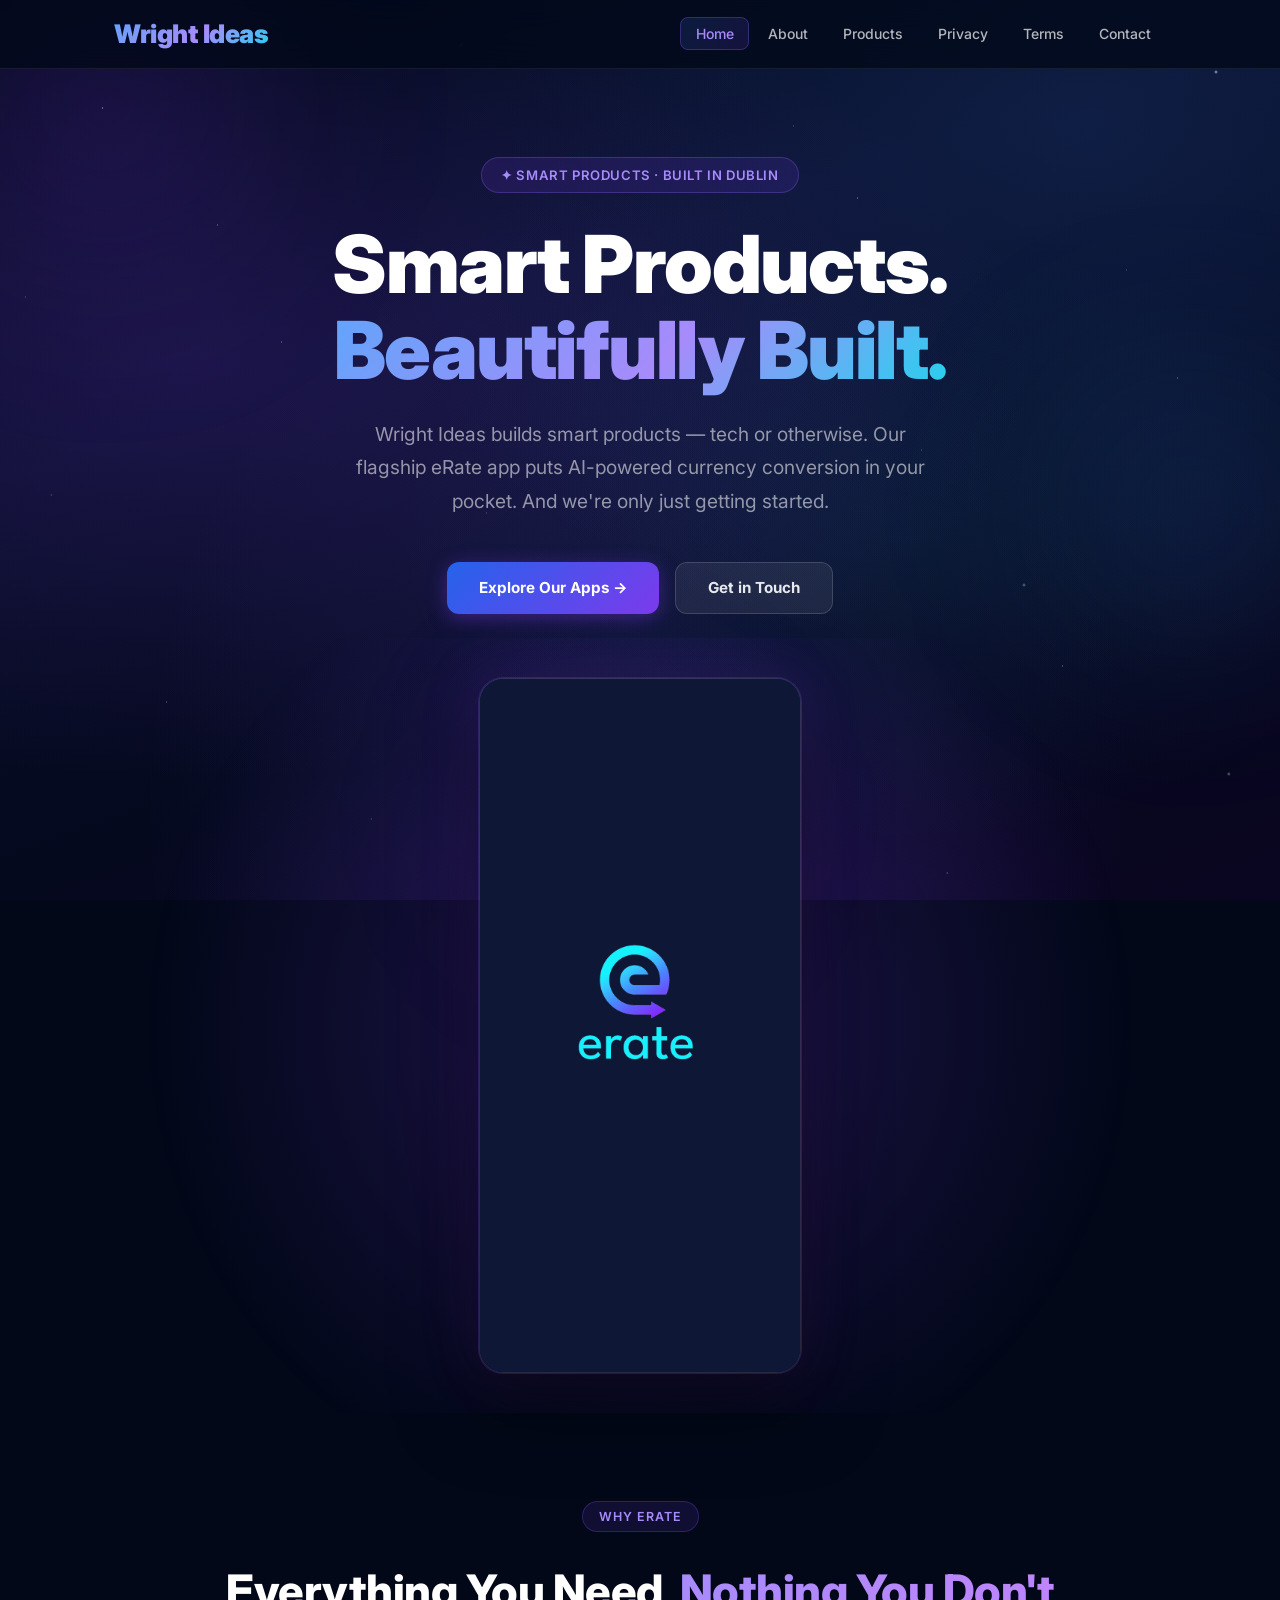
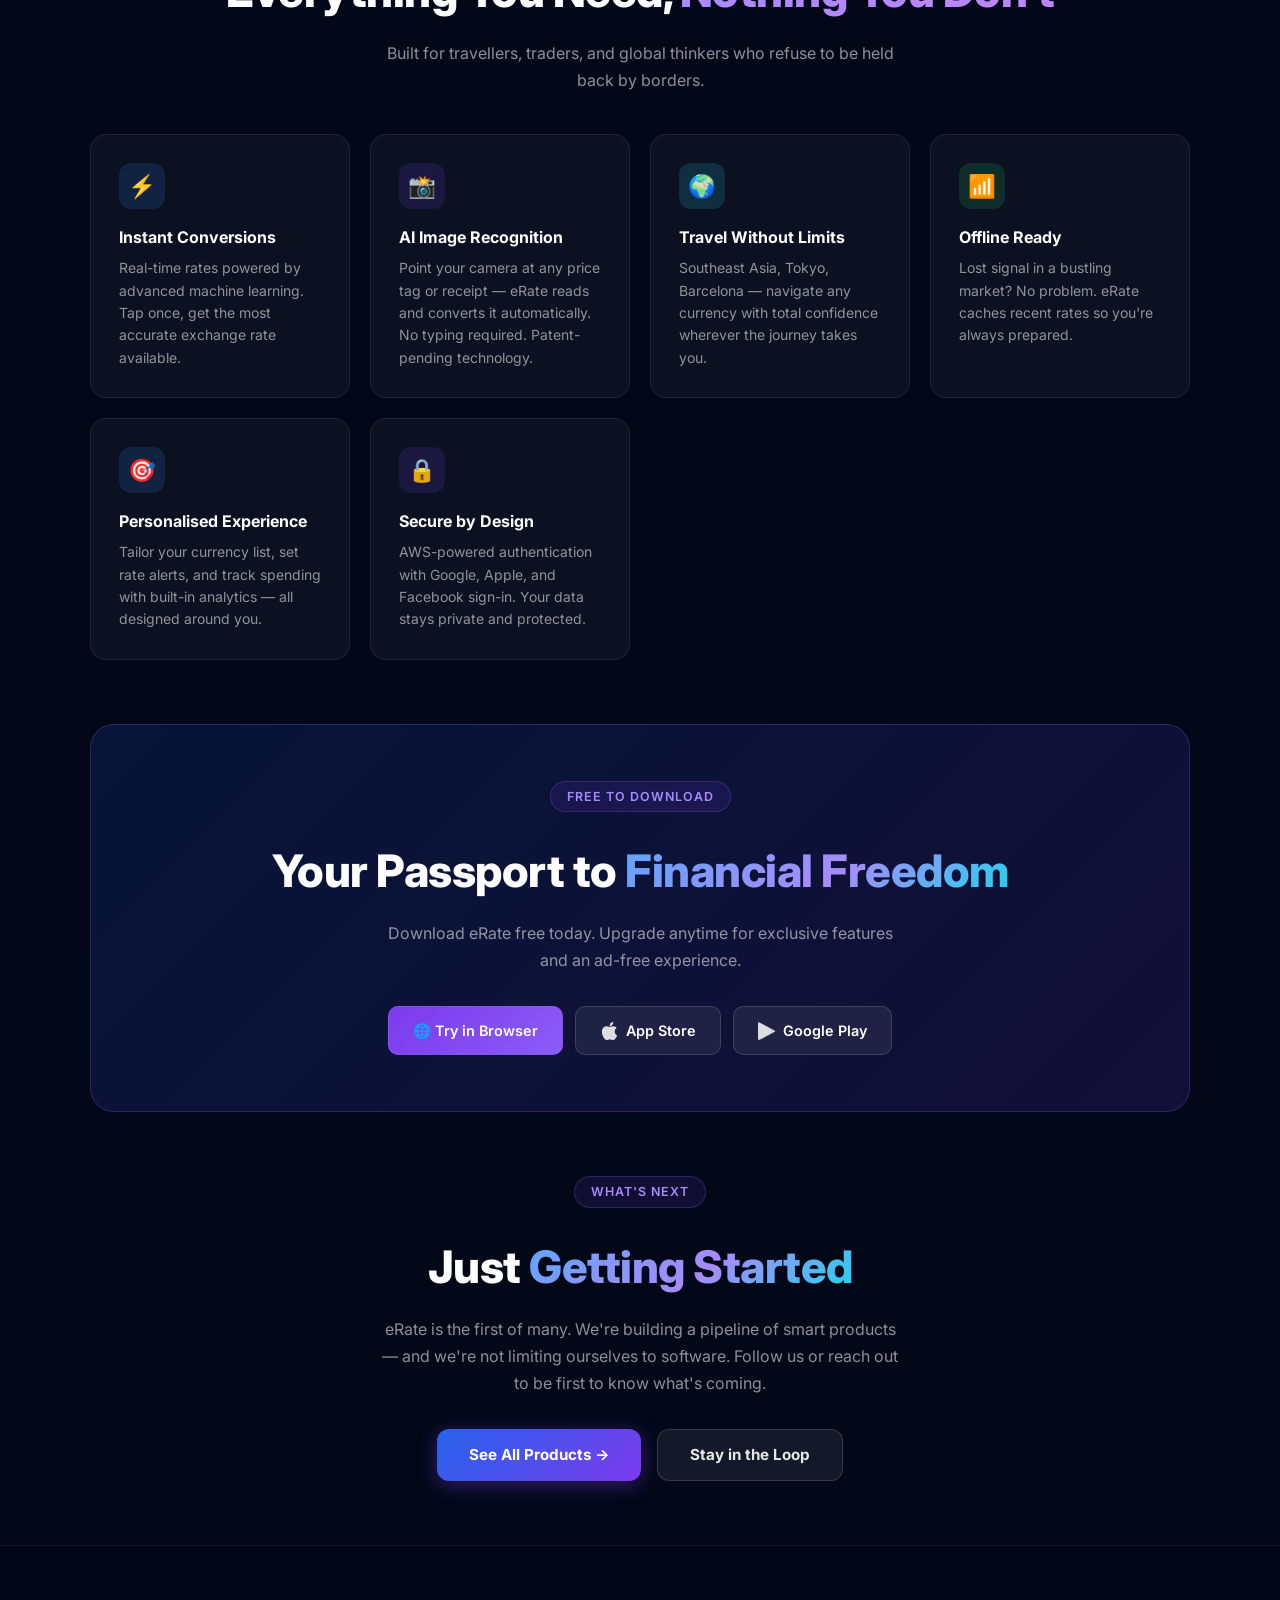
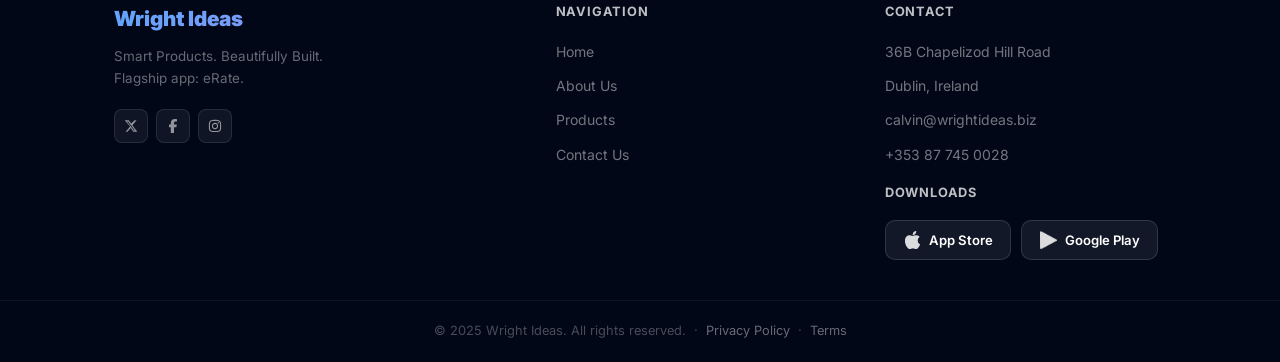
<file: index.html>
<!DOCTYPE html>
<html lang="en">
<head>
  <meta charset="utf-8"/>
  <meta name="viewport" content="width=device-width, initial-scale=1"/>
  <title>Wright Ideas — Innovative Apps for a Connected World</title>
  <meta name="description" content="Wright Ideas builds innovative mobile apps. Home of eRate, the AI-powered currency converter."/>
  <link rel="icon" href="favicon.ico" type="image/x-icon" sizes="16x16"/>
  <link rel="stylesheet" href="custom.css"/>
</head>
<body>
  <div class="orb orb-1"></div>
  <div class="orb orb-2"></div>
  <div class="orb orb-3"></div>

  <div class="page-wrapper">

    <!-- HEADER -->
    <header class="site-header">
      <div class="header-inner">
        <a class="brand" href="/">Wright Ideas</a>
        <ul class="nav-links">
          <li><a href="/" class="active">Home</a></li>
          <li><a href="/about">About</a></li>
          <li><a href="/products">Products</a></li>
          <li><a href="/privacy">Privacy</a></li>
          <li><a href="/terms">Terms</a></li>
          <li><a href="/contact">Contact</a></li>
        </ul>
        <button class="hamburger" id="menuBtn" aria-label="Toggle menu">
          <svg width="20" height="20" fill="none" stroke="currentColor" stroke-width="2" viewBox="0 0 24 24">
            <path stroke-linecap="round" stroke-linejoin="round" d="M4 6h16M4 12h16M4 18h16"/>
          </svg>
        </button>
      </div>
      <nav class="mobile-nav" id="mobileNav">
        <a href="/" class="active">Home</a>
        <a href="/about">About</a>
        <a href="/products">Products</a>
        <a href="/privacy">Privacy</a>
        <a href="/terms">Terms</a>
        <a href="/contact">Contact</a>
      </nav>
    </header>

    <main>

      <!-- HERO -->
      <section class="hero">
        <div class="hero-badge">✦ Smart Products · Built in Dublin</div>
        <h1 class="hero-title">
          Smart Products.<br/>
          <span class="grad-text">Beautifully Built.</span>
        </h1>
        <p class="hero-sub">
          Wright Ideas builds smart products — tech or otherwise. Our flagship eRate app puts AI-powered currency conversion in your pocket. And we're only just getting started.
        </p>
        <div class="hero-buttons">
          <a href="/products" class="btn-primary">Explore Our Apps →</a>
          <a href="/contact" class="btn-secondary">Get in Touch</a>
        </div>

        <!-- App mockup -->
        <div class="hero-visual">
          <div class="hero-glow"></div>
          <div class="hero-visual-inner glow-pulse">
            <img src="images/erate_app.png" alt="eRate App Screenshot" style="max-width:320px;width:100%;"/>
          </div>
        </div>
      </section>

      <!-- FEATURES -->
      <section class="section">
        <div class="section-inner">
          <div style="text-align:center;margin-bottom:1rem;">
            <span class="section-tag">Why eRate</span>
            <h2 class="section-title" style="margin:0.5rem auto 0.75rem;">Everything You Need, <span class="grad-text-purple">Nothing You Don't</span></h2>
            <p class="section-desc" style="margin:0 auto;">Built for travellers, traders, and global thinkers who refuse to be held back by borders.</p>
          </div>

          <div class="features-grid">
            <div class="feature-card fade-up">
              <div class="feature-icon fi-blue">⚡</div>
              <div class="feature-title">Instant Conversions</div>
              <div class="feature-desc">Real-time rates powered by advanced machine learning. Tap once, get the most accurate exchange rate available.</div>
            </div>
            <div class="feature-card fade-up">
              <div class="feature-icon fi-purple">📸</div>
              <div class="feature-title">AI Image Recognition</div>
              <div class="feature-desc">Point your camera at any price tag or receipt — eRate reads and converts it automatically. No typing required. Patent-pending technology.</div>
            </div>
            <div class="feature-card fade-up">
              <div class="feature-icon fi-cyan">🌍</div>
              <div class="feature-title">Travel Without Limits</div>
              <div class="feature-desc">Southeast Asia, Tokyo, Barcelona — navigate any currency with total confidence wherever the journey takes you.</div>
            </div>
            <div class="feature-card fade-up">
              <div class="feature-icon fi-green">📶</div>
              <div class="feature-title">Offline Ready</div>
              <div class="feature-desc">Lost signal in a bustling market? No problem. eRate caches recent rates so you're always prepared.</div>
            </div>
            <div class="feature-card fade-up">
              <div class="feature-icon fi-blue">🎯</div>
              <div class="feature-title">Personalised Experience</div>
              <div class="feature-desc">Tailor your currency list, set rate alerts, and track spending with built-in analytics — all designed around you.</div>
            </div>
            <div class="feature-card fade-up">
              <div class="feature-icon fi-purple">🔒</div>
              <div class="feature-title">Secure by Design</div>
              <div class="feature-desc">AWS-powered authentication with Google, Apple, and Facebook sign-in. Your data stays private and protected.</div>
            </div>
          </div>
        </div>
      </section>

      <!-- CTA BANNER -->
      <section class="section" style="padding-top:0;">
        <div class="section-inner">
          <div style="
            background: linear-gradient(135deg, rgba(37,99,235,0.15), rgba(124,58,237,0.15));
            border: 1px solid rgba(139,92,246,0.25);
            border-radius: 24px;
            padding: 3.5rem 2rem;
            text-align: center;
          ">
            <span class="section-tag">Free to Download</span>
            <h2 class="section-title" style="margin:0.5rem auto 0.75rem;">Your Passport to <span class="grad-text">Financial Freedom</span></h2>
            <p class="section-desc" style="margin:0 auto 2rem;">Download eRate free today. Upgrade anytime for exclusive features and an ad-free experience.</p>
            <div style="display:flex;gap:0.75rem;justify-content:center;flex-wrap:wrap;">
              <a href="https://erate.wrightideas.biz/" target="_blank" rel="noopener" class="store-btn store-btn-web" style="font-size:0.9rem;padding:0.75rem 1.5rem;">
                🌐 Try in Browser
              </a>
              <a href="https://apps.apple.com/app/e-rate/id6753613879" target="_blank" rel="noopener" class="store-btn" style="font-size:0.9rem;padding:0.75rem 1.5rem;">
                <img src="images/apple_white.png" alt="App Store"/>
                App Store
              </a>
              <a href="https://play.google.com/store/apps/details?id=com.wrightideas.erate" target="_blank" rel="noopener" class="store-btn" style="font-size:0.9rem;padding:0.75rem 1.5rem;">
                <img src="images/google_play_logo.png" alt="Google Play"/>
                Google Play
              </a>
            </div>
          </div>
        </div>
      </section>

      <!-- WHAT'S NEXT -->
      <section class="section" style="padding-top:0;">
        <div class="section-inner">
          <div style="text-align:center;margin-bottom:2rem;">
            <span class="section-tag">What's Next</span>
            <h2 class="section-title" style="margin:0.5rem auto 0.75rem;">Just <span class="grad-text">Getting Started</span></h2>
            <p class="section-desc" style="margin:0 auto;">eRate is the first of many. We're building a pipeline of smart products — and we're not limiting ourselves to software. Follow us or reach out to be first to know what's coming.</p>
          </div>
          <div style="display:flex;gap:1rem;justify-content:center;flex-wrap:wrap;">
            <a href="/products" class="btn-primary">See All Products →</a>
            <a href="/contact" class="btn-secondary">Stay in the Loop</a>
          </div>
        </div>
      </section>

    </main>

    <!-- FOOTER -->
    <footer class="site-footer">
      <div class="footer-inner">
        <div>
          <span class="footer-brand-text">Wright Ideas</span>
          <p class="footer-tagline">Smart Products. Beautifully Built.<br/>Flagship app: eRate.</p>
          <div class="footer-socials">
            <a href="#" class="social-btn" aria-label="Twitter/X">
              <svg width="14" height="14" viewBox="0 0 24 24" fill="currentColor"><path d="M18.244 2.25h3.308l-7.227 8.26 8.502 11.24H16.17l-4.714-6.231-5.401 6.231H2.744l7.737-8.835L1.254 2.25H8.08l4.259 5.63 5.905-5.63zm-1.161 17.52h1.833L7.084 4.126H5.117z"/></svg>
            </a>
            <a href="#" class="social-btn" aria-label="Facebook">
              <svg width="14" height="14" viewBox="0 0 320 512" fill="currentColor"><path d="M80 299.3V512H196V299.3h86.5l18-97.8H196V166.9c0-51.7 20.3-71.5 72.7-71.5c16.3 0 29.4.4 37 1.2V7.9C291.4 4 256.4 0 236.2 0C129.3 0 80 50.5 80 159.4v42.1H14v97.8H80z"/></svg>
            </a>
            <a href="https://www.instagram.com/erate.app/" target="_blank" rel="noopener" class="social-btn" aria-label="Instagram">
              <svg width="14" height="14" viewBox="0 0 448 512" fill="currentColor"><path d="M224.1 141c-63.6 0-114.9 51.3-114.9 114.9s51.3 114.9 114.9 114.9S339 319.5 339 255.9 287.7 141 224.1 141zm0 189.6c-41.1 0-74.7-33.5-74.7-74.7s33.5-74.7 74.7-74.7 74.7 33.5 74.7 74.7-33.6 74.7-74.7 74.7zm146.4-194.3c0 14.9-12 26.8-26.8 26.8-14.9 0-26.8-12-26.8-26.8s12-26.8 26.8-26.8 26.8 12 26.8 26.8zm76.1 27.2c-1.7-35.9-9.9-67.7-36.2-93.9-26.2-26.2-58-34.4-93.9-36.2-37-2.1-147.9-2.1-184.9 0-35.8 1.7-67.6 9.9-93.9 36.1s-34.4 58-36.2 93.9c-2.1 37-2.1 147.9 0 184.9 1.7 35.9 9.9 67.7 36.2 93.9s58 34.4 93.9 36.2c37 2.1 147.9 2.1 184.9 0 35.9-1.7 67.7-9.9 93.9-36.2 26.2-26.2 34.4-58 36.2-93.9 2.1-37 2.1-147.8 0-184.8zM398.8 388c-7.8 19.6-22.9 34.7-42.6 42.6-29.5 11.7-99.5 9-132.1 9s-102.7 2.6-132.1-9c-19.6-7.8-34.7-22.9-42.6-42.6-11.7-29.5-9-99.5-9-132.1s-2.6-102.7 9-132.1c7.8-19.6 22.9-34.7 42.6-42.6 29.5-11.7 99.5-9 132.1-9s102.7-2.6 132.1 9c19.6 7.8 34.7 22.9 42.6 42.6 11.7 29.5 9 99.5 9 132.1s2.7 102.7-9 132.1z"/></svg>
            </a>
          </div>
        </div>
        <div>
          <p class="footer-heading">Navigation</p>
          <ul class="footer-links">
            <li><a href="/">Home</a></li>
            <li><a href="/about">About Us</a></li>
            <li><a href="/products">Products</a></li>
            <li><a href="/contact">Contact Us</a></li>
          </ul>
        </div>
        <div>
          <p class="footer-heading">Contact</p>
          <ul class="footer-links">
            <li><span>36B Chapelizod Hill Road</span></li>
            <li><span>Dublin, Ireland</span></li>
            <li><a href="mailto:calvin@wrightideas.biz">calvin@wrightideas.biz</a></li>
            <li><a href="tel:+353877450028">+353 87 745 0028</a></li>
          </ul>
          <div style="margin-top:1rem;">
            <p class="footer-heading">Downloads</p>
            <div class="store-btns">
              <a href="https://apps.apple.com/app/e-rate/id6753613879" target="_blank" rel="noopener" class="store-btn"><img src="images/apple_white.png" alt="App Store"/> App Store</a>
              <a href="https://play.google.com/store/apps/details?id=com.wrightideas.erate" target="_blank" rel="noopener" class="store-btn"><img src="images/google_play_logo.png" alt="Google Play"/> Google Play</a>
            </div>
          </div>
        </div>
      </div>
      <div class="footer-bottom">
        © 2025 Wright Ideas. All rights reserved. &nbsp;·&nbsp;
        <a href="/privacy" style="color:rgba(255,255,255,.4);text-decoration:none;">Privacy Policy</a> &nbsp;·&nbsp;
        <a href="/terms" style="color:rgba(255,255,255,.4);text-decoration:none;">Terms</a>
      </div>
    </footer>

  </div><!-- end page-wrapper -->

  <script>
    // Mobile nav toggle
    document.getElementById('menuBtn').addEventListener('click', function() {
      document.getElementById('mobileNav').classList.toggle('open');
    });
    // Fade-up on scroll
    const observer = new IntersectionObserver(entries => {
      entries.forEach(e => { if (e.isIntersecting) { e.target.classList.add('visible'); } });
    }, { threshold: 0.12 });
    document.querySelectorAll('.fade-up').forEach(el => observer.observe(el));
  </script>
</body>
</html>
</file>
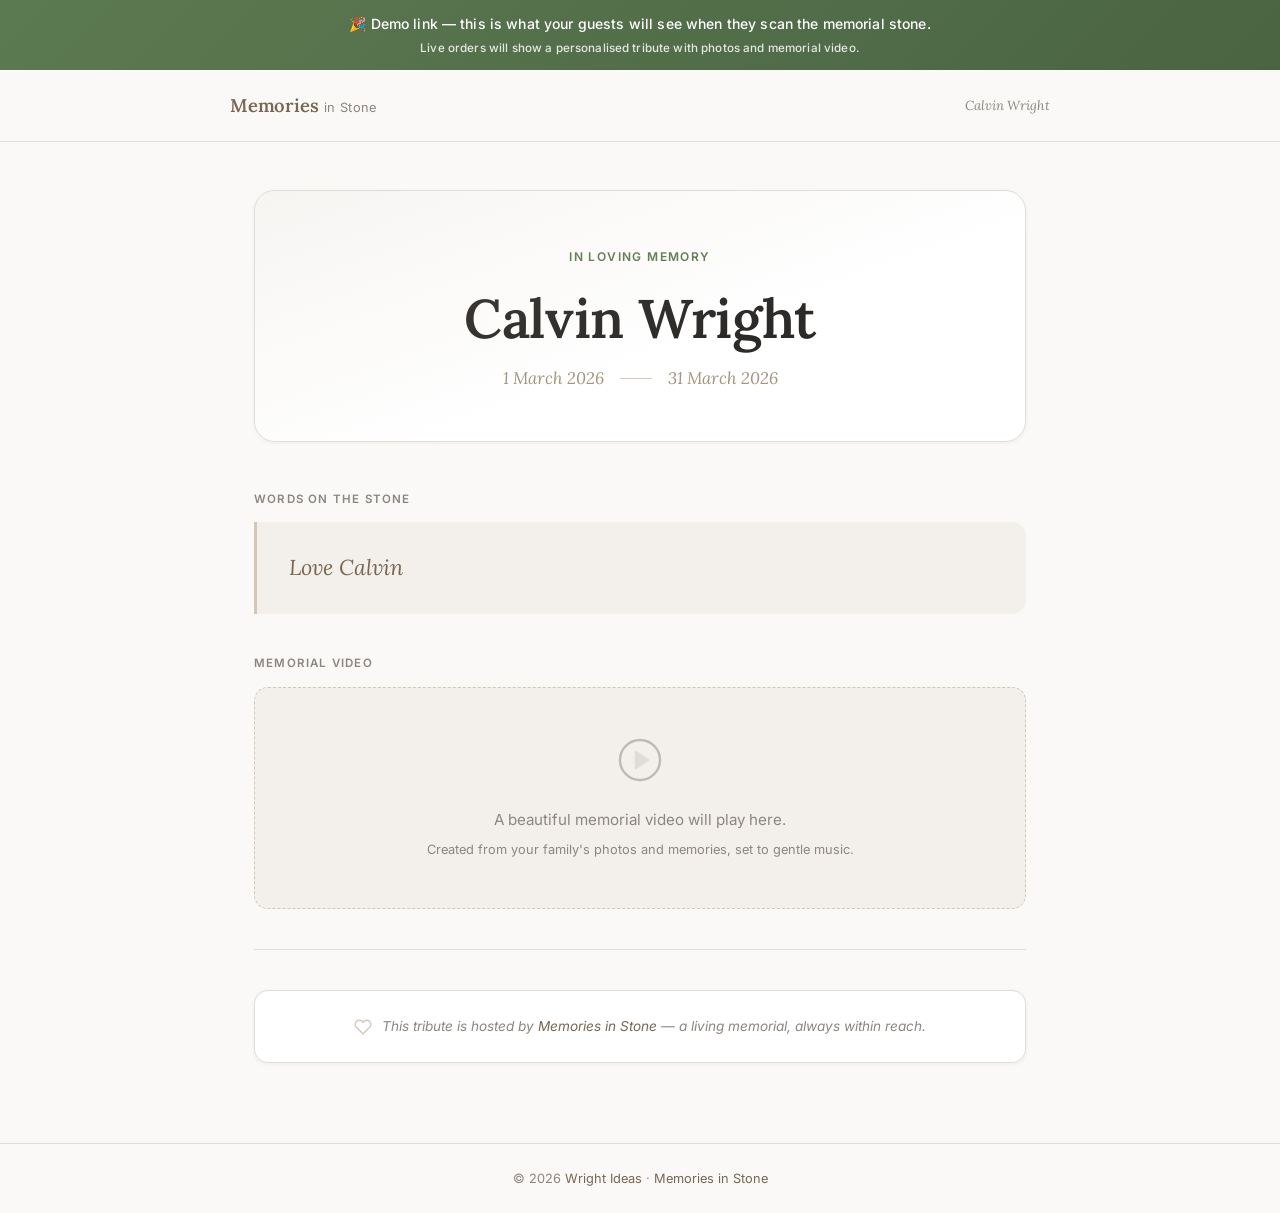
<file: memories/tribute/index.html>
<!DOCTYPE html>
<html lang="en">
<head>
  <meta charset="utf-8"/>
  <meta name="viewport" content="width=device-width, initial-scale=1"/>
  <title>Calvin Wright — Memories in Stone</title>
  <meta name="description" content="A living memorial tribute page."/>
  <link rel="icon" href="../../favicon.ico" type="image/x-icon"/>
  <link rel="preconnect" href="https://fonts.googleapis.com"/>
  <link rel="preconnect" href="https://fonts.gstatic.com" crossorigin/>
  <link href="https://fonts.googleapis.com/css2?family=Lora:ital,wght@0,400;0,600;1,400&family=Inter:wght@400;500;600&display=swap" rel="stylesheet"/>
  <link rel="stylesheet" href="../tribute.css"/>
  <style>
    .demo-banner {
      background: linear-gradient(135deg, #5c7a52, #4a6442);
      color: #fff;
      text-align: center;
      padding: 0.75rem 1.5rem;
      font-size: 0.875rem;
      font-family: 'Inter', sans-serif;
      font-weight: 500;
      letter-spacing: 0.01em;
    }
    .demo-banner a {
      color: #d4f0c8;
      text-decoration: underline;
      text-decoration-color: rgba(212,240,200,0.5);
    }
    .video-placeholder {
      background: var(--bg-alt);
      border: 1.5px dashed var(--stone-light);
      border-radius: var(--radius);
      padding: 3rem 2rem;
      text-align: center;
      color: var(--text-light);
    }
    .video-placeholder-icon {
      margin-bottom: 1rem;
      opacity: 0.5;
    }
    .video-placeholder p { font-size: 0.95rem; line-height: 1.7; }
    .video-placeholder small { font-size: 0.8rem; color: var(--text-light); display: block; margin-top: 0.4rem; }
  </style>
</head>
<body>

  <!-- DEMO NOTICE -->
  <div class="demo-banner">
    🎉 Demo link — this is what your guests will see when they scan the memorial stone.
    <br/>
    <small style="opacity:0.85;">Live orders will show a personalised tribute with photos and memorial video.</small>
  </div>

  <div class="page-wrapper" id="pageWrapper">

    <!-- HEADER -->
    <header class="tribute-header">
      <div class="tribute-header-inner">
        <a class="brand" href="/">
          <span class="brand-stone">Memories</span>
          <span class="brand-sub">in Stone</span>
        </a>
        <span id="headerSubtitle" style="font-size:0.82rem;color:var(--text-light);font-family:'Lora',serif;font-style:italic;">Calvin Wright</span>
      </div>
    </header>

    <!-- TRIBUTE CONTENT -->
    <main class="tribute-content" style="display:block;" aria-live="polite">

      <!-- Banner: name + dates -->
      <section class="tribute-banner fade-in visible" id="tributeBanner">
        <p class="tribute-eyebrow">In Loving Memory</p>
        <h1 class="tribute-name" id="tributeName">Calvin Wright</h1>
        <div class="tribute-dates" id="tributeDates">
          <span id="tributeDob">1 March 2026</span>
          <span class="dates-separator" aria-hidden="true"></span>
          <span id="tributeDod">31 March 2026</span>
        </div>
      </section>

      <!-- Stone message -->
      <div class="tribute-message-section fade-in fade-delay-1 visible">
        <p class="tribute-section-label">Words on the stone</p>
        <blockquote class="tribute-message">Love Calvin</blockquote>
      </div>

      <!-- Memorial video placeholder -->
      <div class="tribute-video-section fade-in fade-delay-2 visible" id="tributeVideoSection">
        <p class="tribute-section-label">Memorial Video</p>
        <div class="video-placeholder">
          <div class="video-placeholder-icon" aria-hidden="true">
            <svg width="48" height="48" viewBox="0 0 24 24" fill="none" stroke="currentColor" stroke-width="1.2" stroke-linecap="round" stroke-linejoin="round">
              <circle cx="12" cy="12" r="10"/>
              <polygon points="10 8 16 12 10 16 10 8" fill="currentColor" opacity="0.35"/>
            </svg>
          </div>
          <p>A beautiful memorial video will play here.</p>
          <small>Created from your family's photos and memories, set to gentle music.</small>
        </div>
      </div>

      <div class="tribute-divider" aria-hidden="true"></div>

      <!-- Footer note -->
      <div class="tribute-footer-section fade-in fade-delay-3 visible" aria-label="About this tribute">
        <svg width="18" height="18" viewBox="0 0 24 24" fill="none" stroke="currentColor" stroke-width="1.8" stroke-linecap="round" stroke-linejoin="round" aria-hidden="true">
          <path d="M20.84 4.61a5.5 5.5 0 0 0-7.78 0L12 5.67l-1.06-1.06a5.5 5.5 0 0 0-7.78 7.78l1.06 1.06L12 21.23l7.78-7.78 1.06-1.06a5.5 5.5 0 0 0 0-7.78z"/>
        </svg>
        <p>This tribute is hosted by <a href="/" style="color:var(--stone);text-decoration:none;">Memories in Stone</a> — a living memorial, always within reach.</p>
      </div>

    </main>

    <!-- FOOTER -->
    <footer class="tribute-page-footer">
      <p>&copy; 2026 <a href="/">Wright Ideas</a> · <a href="/">Memories in Stone</a></p>
    </footer>

  </div>

</body>
</html>
</file>
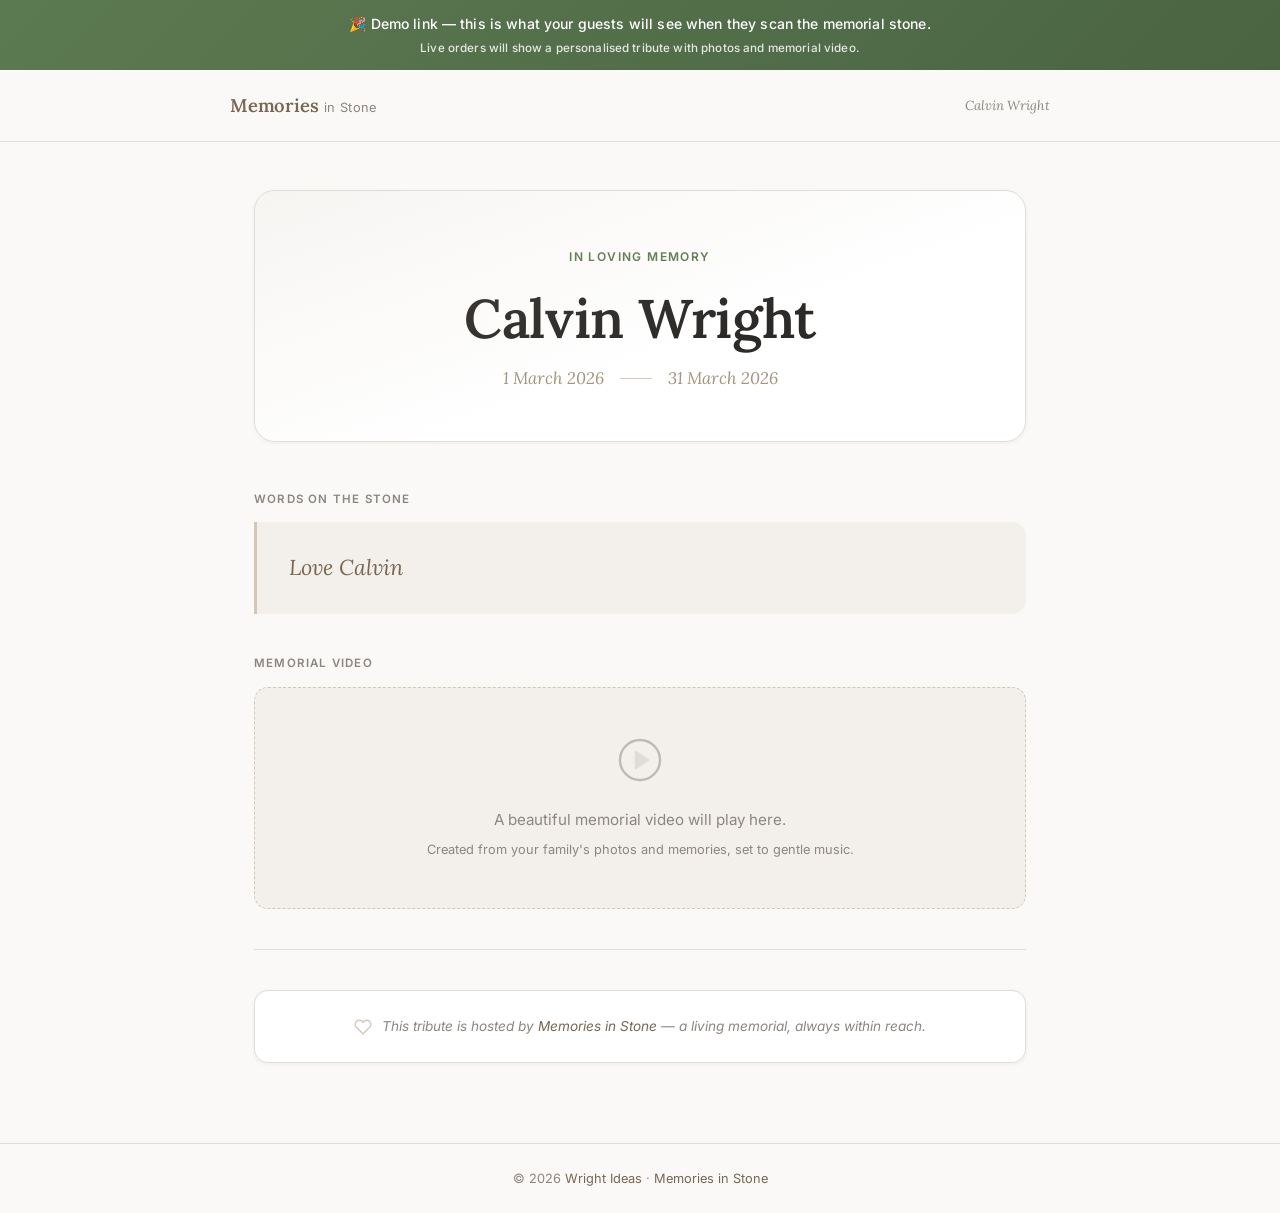
<file: memories/tribute/a89cfdba-a7c8-4522-891e-a820cc078bb7/index.html>
<!DOCTYPE html>
<html lang="en">
<head>
  <meta charset="utf-8"/>
  <meta name="viewport" content="width=device-width, initial-scale=1"/>
  <title>Calvin Wright — Memories in Stone</title>
  <meta name="description" content="A living memorial tribute page."/>
  <link rel="icon" href="../../../favicon.ico" type="image/x-icon"/>
  <link rel="preconnect" href="https://fonts.googleapis.com"/>
  <link rel="preconnect" href="https://fonts.gstatic.com" crossorigin/>
  <link href="https://fonts.googleapis.com/css2?family=Lora:ital,wght@0,400;0,600;1,400&family=Inter:wght@400;500;600&display=swap" rel="stylesheet"/>
  <link rel="stylesheet" href="../../tribute.css"/>
  <style>
    .demo-banner {
      background: linear-gradient(135deg, #5c7a52, #4a6442);
      color: #fff;
      text-align: center;
      padding: 0.75rem 1.5rem;
      font-size: 0.875rem;
      font-family: 'Inter', sans-serif;
      font-weight: 500;
      letter-spacing: 0.01em;
    }
    .demo-banner a {
      color: #d4f0c8;
      text-decoration: underline;
      text-decoration-color: rgba(212,240,200,0.5);
    }
    .video-placeholder {
      background: var(--bg-alt);
      border: 1.5px dashed var(--stone-light);
      border-radius: var(--radius);
      padding: 3rem 2rem;
      text-align: center;
      color: var(--text-light);
    }
    .video-placeholder-icon {
      margin-bottom: 1rem;
      opacity: 0.5;
    }
    .video-placeholder p { font-size: 0.95rem; line-height: 1.7; }
    .video-placeholder small { font-size: 0.8rem; color: var(--text-light); display: block; margin-top: 0.4rem; }
  </style>
</head>
<body>

  <!-- DEMO NOTICE -->
  <div class="demo-banner">
    🎉 Demo link — this is what your guests will see when they scan the memorial stone.
    <br/>
    <small style="opacity:0.85;">Live orders will show a personalised tribute with photos and memorial video.</small>
  </div>

  <div class="page-wrapper" id="pageWrapper">

    <!-- HEADER -->
    <header class="tribute-header">
      <div class="tribute-header-inner">
        <a class="brand" href="/">
          <span class="brand-stone">Memories</span>
          <span class="brand-sub">in Stone</span>
        </a>
        <span id="headerSubtitle" style="font-size:0.82rem;color:var(--text-light);font-family:'Lora',serif;font-style:italic;">Calvin Wright</span>
      </div>
    </header>

    <!-- TRIBUTE CONTENT -->
    <main class="tribute-content" style="display:block;" aria-live="polite">

      <!-- Banner: name + dates -->
      <section class="tribute-banner fade-in visible" id="tributeBanner">
        <p class="tribute-eyebrow">In Loving Memory</p>
        <h1 class="tribute-name" id="tributeName">Calvin Wright</h1>
        <div class="tribute-dates" id="tributeDates">
          <span id="tributeDob">1 March 2026</span>
          <span class="dates-separator" aria-hidden="true"></span>
          <span id="tributeDod">31 March 2026</span>
        </div>
      </section>

      <!-- Stone message -->
      <div class="tribute-message-section fade-in fade-delay-1 visible">
        <p class="tribute-section-label">Words on the stone</p>
        <blockquote class="tribute-message">Love Calvin</blockquote>
      </div>

      <!-- Memorial video placeholder -->
      <div class="tribute-video-section fade-in fade-delay-2 visible" id="tributeVideoSection">
        <p class="tribute-section-label">Memorial Video</p>
        <div class="video-placeholder">
          <div class="video-placeholder-icon" aria-hidden="true">
            <svg width="48" height="48" viewBox="0 0 24 24" fill="none" stroke="currentColor" stroke-width="1.2" stroke-linecap="round" stroke-linejoin="round">
              <circle cx="12" cy="12" r="10"/>
              <polygon points="10 8 16 12 10 16 10 8" fill="currentColor" opacity="0.35"/>
            </svg>
          </div>
          <p>A beautiful memorial video will play here.</p>
          <small>Created from your family's photos and memories, set to gentle music.</small>
        </div>
      </div>

      <div class="tribute-divider" aria-hidden="true"></div>

      <!-- Footer note -->
      <div class="tribute-footer-section fade-in fade-delay-3 visible" aria-label="About this tribute">
        <svg width="18" height="18" viewBox="0 0 24 24" fill="none" stroke="currentColor" stroke-width="1.8" stroke-linecap="round" stroke-linejoin="round" aria-hidden="true">
          <path d="M20.84 4.61a5.5 5.5 0 0 0-7.78 0L12 5.67l-1.06-1.06a5.5 5.5 0 0 0-7.78 7.78l1.06 1.06L12 21.23l7.78-7.78 1.06-1.06a5.5 5.5 0 0 0 0-7.78z"/>
        </svg>
        <p>This tribute is hosted by <a href="/" style="color:var(--stone);text-decoration:none;">Memories in Stone</a> — a living memorial, always within reach.</p>
      </div>

    </main>

    <!-- FOOTER -->
    <footer class="tribute-page-footer">
      <p>&copy; 2026 <a href="/">Wright Ideas</a> · <a href="/">Memories in Stone</a></p>
    </footer>

  </div>

</body>
</html>
</file>
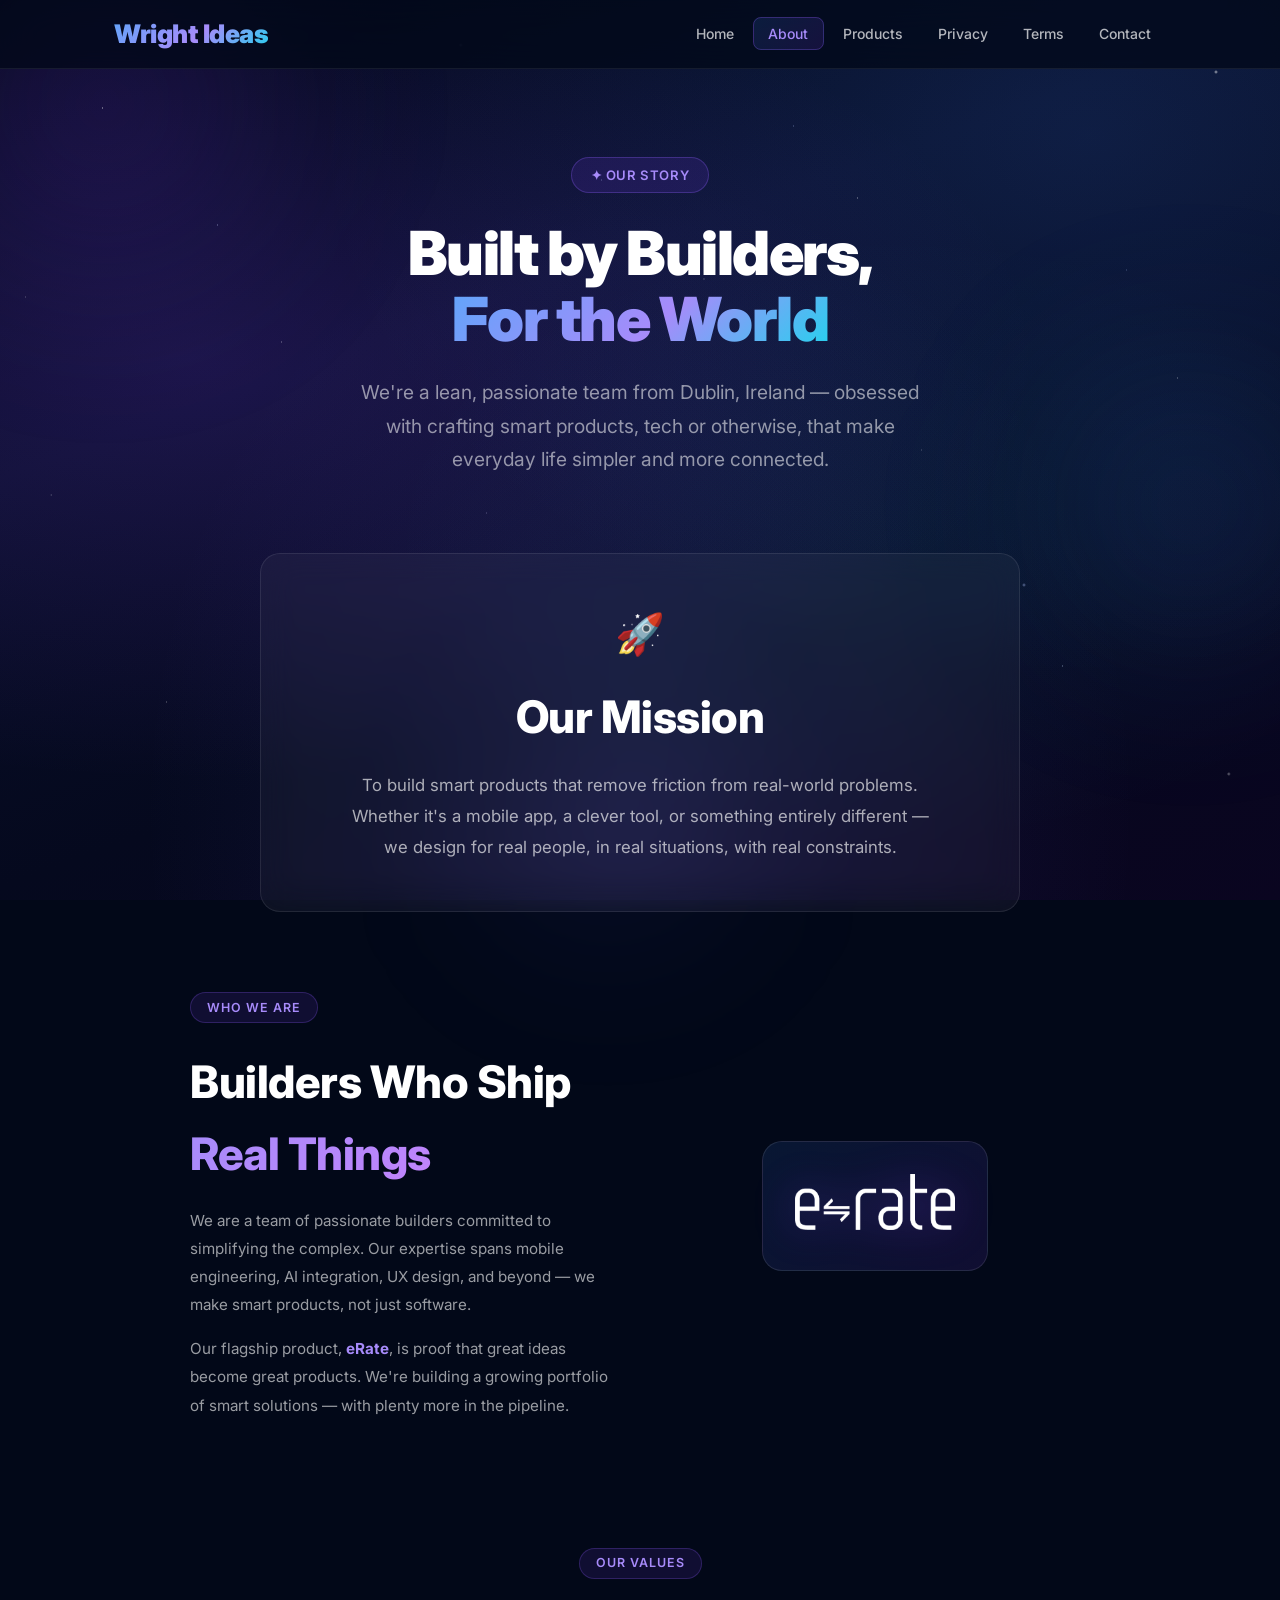
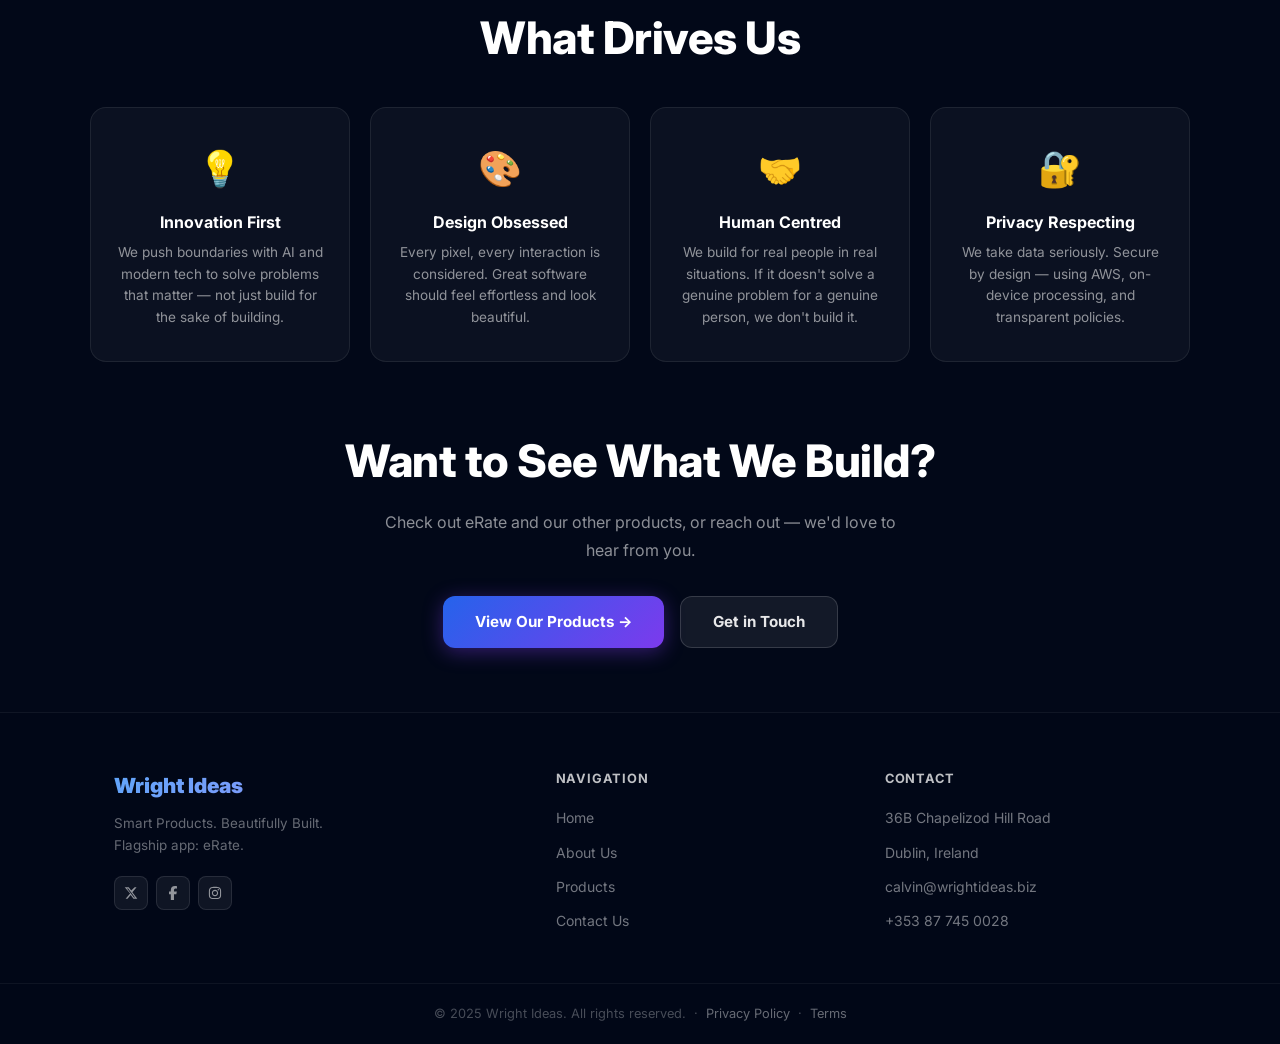
<file: about.html>
<!DOCTYPE html>
<html lang="en">
<head>
  <meta charset="utf-8"/>
  <meta name="viewport" content="width=device-width, initial-scale=1"/>
  <title>About Us — Wright Ideas</title>
  <meta name="description" content="Learn about Wright Ideas, a Dublin-based tech studio building innovative mobile applications."/>
  <link rel="icon" href="favicon.ico" type="image/x-icon" sizes="16x16"/>
  <link rel="stylesheet" href="custom.css"/>
</head>
<body>
  <div class="orb orb-1"></div>
  <div class="orb orb-2"></div>
  <div class="orb orb-3"></div>

  <div class="page-wrapper">

    <!-- HEADER -->
    <header class="site-header">
      <div class="header-inner">
        <a class="brand" href="/">Wright Ideas</a>
        <ul class="nav-links">
          <li><a href="/">Home</a></li>
          <li><a href="/about" class="active">About</a></li>
          <li><a href="/products">Products</a></li>
          <li><a href="/privacy">Privacy</a></li>
          <li><a href="/terms">Terms</a></li>
          <li><a href="/contact">Contact</a></li>
        </ul>
        <button class="hamburger" id="menuBtn" aria-label="Toggle menu">
          <svg width="20" height="20" fill="none" stroke="currentColor" stroke-width="2" viewBox="0 0 24 24">
            <path stroke-linecap="round" stroke-linejoin="round" d="M4 6h16M4 12h16M4 18h16"/>
          </svg>
        </button>
      </div>
      <nav class="mobile-nav" id="mobileNav">
        <a href="/">Home</a>
        <a href="/about" class="active">About</a>
        <a href="/products">Products</a>
        <a href="/privacy">Privacy</a>
        <a href="/terms">Terms</a>
        <a href="/contact">Contact</a>
      </nav>
    </header>

    <main>

      <!-- PAGE HERO -->
      <section class="hero" style="padding-bottom:2rem;">
        <div class="hero-badge">✦ Our Story</div>
        <h1 class="hero-title" style="font-size:clamp(2.2rem,5vw,3.8rem);">
          Built by Builders,<br/><span class="grad-text">For the World</span>
        </h1>
        <p class="hero-sub">
          We're a lean, passionate team from Dublin, Ireland — obsessed with crafting smart products, tech or otherwise, that make everyday life simpler and more connected.
        </p>
      </section>

      <!-- MISSION -->
      <section class="section" style="padding-top:0;">
        <div class="section-inner">
          <div class="glass-card fade-up" style="max-width:760px;margin:0 auto;text-align:center;padding:3rem 2.5rem;">
            <div style="font-size:2.5rem;margin-bottom:1rem;">🚀</div>
            <h2 class="section-title" style="margin-bottom:1rem;">Our Mission</h2>
            <p style="color:rgba(255,255,255,.65);font-size:1.05rem;line-height:1.85;max-width:580px;margin:0 auto;">
              To build smart products that remove friction from real-world problems. Whether it's a mobile app, a clever tool, or something entirely different — we design for real people, in real situations, with real constraints.
            </p>
          </div>
        </div>
      </section>

      <!-- WHO WE ARE -->
      <section class="section" style="padding-top:1rem;">
        <div class="section-inner">
          <div style="display:grid;grid-template-columns:1fr 1fr;gap:2.5rem;align-items:center;max-width:900px;margin:0 auto;">
            <div class="fade-up">
              <span class="section-tag">Who We Are</span>
              <h2 class="section-title" style="margin:0.5rem 0 1rem;">Builders Who Ship <span class="grad-text-purple">Real Things</span></h2>
              <p style="color:rgba(255,255,255,.60);line-height:1.85;font-size:0.95rem;margin-bottom:1rem;">
                We are a team of passionate builders committed to simplifying the complex. Our expertise spans mobile engineering, AI integration, UX design, and beyond — we make smart products, not just software.
              </p>
              <p style="color:rgba(255,255,255,.60);line-height:1.85;font-size:0.95rem;">
                Our flagship product, <strong style="color:#a78bfa;">eRate</strong>, is proof that great ideas become great products. We're building a growing portfolio of smart solutions — with plenty more in the pipeline.
              </p>
            </div>
            <div class="fade-up" style="display:flex;justify-content:center;">
              <div style="
                background: linear-gradient(135deg, rgba(59,130,246,0.12), rgba(124,58,237,0.12));
                border: 1px solid rgba(255,255,255,0.1);
                border-radius: 20px;
                padding: 2rem;
                text-align: center;
              ">
                <img src="images/rate_logo2.png" alt="Wright Ideas Logo" style="max-width:160px;width:100%;filter:drop-shadow(0 0 20px rgba(124,58,237,0.4));"/>
              </div>
            </div>
          </div>
        </div>
      </section>

      <!-- VALUES -->
      <section class="section">
        <div class="section-inner">
          <div style="text-align:center;margin-bottom:0.5rem;">
            <span class="section-tag">Our Values</span>
            <h2 class="section-title" style="margin:0.5rem auto 0.5rem;">What Drives Us</h2>
          </div>
          <div class="about-values">
            <div class="value-card fade-up">
              <div class="value-icon">💡</div>
              <div class="value-title">Innovation First</div>
              <div class="value-desc">We push boundaries with AI and modern tech to solve problems that matter — not just build for the sake of building.</div>
            </div>
            <div class="value-card fade-up">
              <div class="value-icon">🎨</div>
              <div class="value-title">Design Obsessed</div>
              <div class="value-desc">Every pixel, every interaction is considered. Great software should feel effortless and look beautiful.</div>
            </div>
            <div class="value-card fade-up">
              <div class="value-icon">🤝</div>
              <div class="value-title">Human Centred</div>
              <div class="value-desc">We build for real people in real situations. If it doesn't solve a genuine problem for a genuine person, we don't build it.</div>
            </div>
            <div class="value-card fade-up">
              <div class="value-icon">🔐</div>
              <div class="value-title">Privacy Respecting</div>
              <div class="value-desc">We take data seriously. Secure by design — using AWS, on-device processing, and transparent policies.</div>
            </div>
          </div>
        </div>
      </section>

      <!-- CTA -->
      <section class="section" style="padding-top:0;">
        <div class="section-inner" style="text-align:center;">
          <h2 class="section-title" style="margin-bottom:0.75rem;">Want to See What We Build?</h2>
          <p class="section-desc" style="margin:0 auto 2rem;">Check out eRate and our other products, or reach out — we'd love to hear from you.</p>
          <div style="display:flex;gap:1rem;justify-content:center;flex-wrap:wrap;">
            <a href="/products" class="btn-primary">View Our Products →</a>
            <a href="/contact" class="btn-secondary">Get in Touch</a>
          </div>
        </div>
      </section>

    </main>

    <!-- FOOTER -->
    <footer class="site-footer">
      <div class="footer-inner">
        <div>
          <span class="footer-brand-text">Wright Ideas</span>
          <p class="footer-tagline">Smart Products. Beautifully Built.<br/>Flagship app: eRate.</p>
          <div class="footer-socials">
            <a href="#" class="social-btn" aria-label="Twitter/X">
              <svg width="14" height="14" viewBox="0 0 24 24" fill="currentColor"><path d="M18.244 2.25h3.308l-7.227 8.26 8.502 11.24H16.17l-4.714-6.231-5.401 6.231H2.744l7.737-8.835L1.254 2.25H8.08l4.259 5.63 5.905-5.63zm-1.161 17.52h1.833L7.084 4.126H5.117z"/></svg>
            </a>
            <a href="#" class="social-btn" aria-label="Facebook">
              <svg width="14" height="14" viewBox="0 0 320 512" fill="currentColor"><path d="M80 299.3V512H196V299.3h86.5l18-97.8H196V166.9c0-51.7 20.3-71.5 72.7-71.5c16.3 0 29.4.4 37 1.2V7.9C291.4 4 256.4 0 236.2 0C129.3 0 80 50.5 80 159.4v42.1H14v97.8H80z"/></svg>
            </a>
            <a href="https://www.instagram.com/erate.app/" target="_blank" rel="noopener" class="social-btn" aria-label="Instagram">
              <svg width="14" height="14" viewBox="0 0 448 512" fill="currentColor"><path d="M224.1 141c-63.6 0-114.9 51.3-114.9 114.9s51.3 114.9 114.9 114.9S339 319.5 339 255.9 287.7 141 224.1 141zm0 189.6c-41.1 0-74.7-33.5-74.7-74.7s33.5-74.7 74.7-74.7 74.7 33.5 74.7 74.7-33.6 74.7-74.7 74.7zm146.4-194.3c0 14.9-12 26.8-26.8 26.8-14.9 0-26.8-12-26.8-26.8s12-26.8 26.8-26.8 26.8 12 26.8 26.8zm76.1 27.2c-1.7-35.9-9.9-67.7-36.2-93.9-26.2-26.2-58-34.4-93.9-36.2-37-2.1-147.9-2.1-184.9 0-35.8 1.7-67.6 9.9-93.9 36.1s-34.4 58-36.2 93.9c-2.1 37-2.1 147.9 0 184.9 1.7 35.9 9.9 67.7 36.2 93.9s58 34.4 93.9 36.2c37 2.1 147.9 2.1 184.9 0 35.9-1.7 67.7-9.9 93.9-36.2 26.2-26.2 34.4-58 36.2-93.9 2.1-37 2.1-147.8 0-184.8zM398.8 388c-7.8 19.6-22.9 34.7-42.6 42.6-29.5 11.7-99.5 9-132.1 9s-102.7 2.6-132.1-9c-19.6-7.8-34.7-22.9-42.6-42.6-11.7-29.5-9-99.5-9-132.1s-2.6-102.7 9-132.1c7.8-19.6 22.9-34.7 42.6-42.6 29.5-11.7 99.5-9 132.1-9s102.7-2.6 132.1 9c19.6 7.8 34.7 22.9 42.6 42.6 11.7 29.5 9 99.5 9 132.1s2.7 102.7-9 132.1z"/></svg>
            </a>
          </div>
        </div>
        <div>
          <p class="footer-heading">Navigation</p>
          <ul class="footer-links">
            <li><a href="/">Home</a></li>
            <li><a href="/about">About Us</a></li>
            <li><a href="/products">Products</a></li>
            <li><a href="/contact">Contact Us</a></li>
          </ul>
        </div>
        <div>
          <p class="footer-heading">Contact</p>
          <ul class="footer-links">
            <li><span>36B Chapelizod Hill Road</span></li>
            <li><span>Dublin, Ireland</span></li>
            <li><a href="mailto:calvin@wrightideas.biz">calvin@wrightideas.biz</a></li>
            <li><a href="tel:+353877450028">+353 87 745 0028</a></li>
          </ul>
        </div>
      </div>
      <div class="footer-bottom">
        © 2025 Wright Ideas. All rights reserved. &nbsp;·&nbsp;
        <a href="/privacy" style="color:rgba(255,255,255,.4);text-decoration:none;">Privacy Policy</a> &nbsp;·&nbsp;
        <a href="/terms" style="color:rgba(255,255,255,.4);text-decoration:none;">Terms</a>
      </div>
    </footer>

  </div>

  <script>
    document.getElementById('menuBtn').addEventListener('click', function() {
      document.getElementById('mobileNav').classList.toggle('open');
    });
    const observer = new IntersectionObserver(entries => {
      entries.forEach(e => { if (e.isIntersecting) e.target.classList.add('visible'); });
    }, { threshold: 0.12 });
    document.querySelectorAll('.fade-up').forEach(el => observer.observe(el));
  </script>
</body>
</html>
</file>
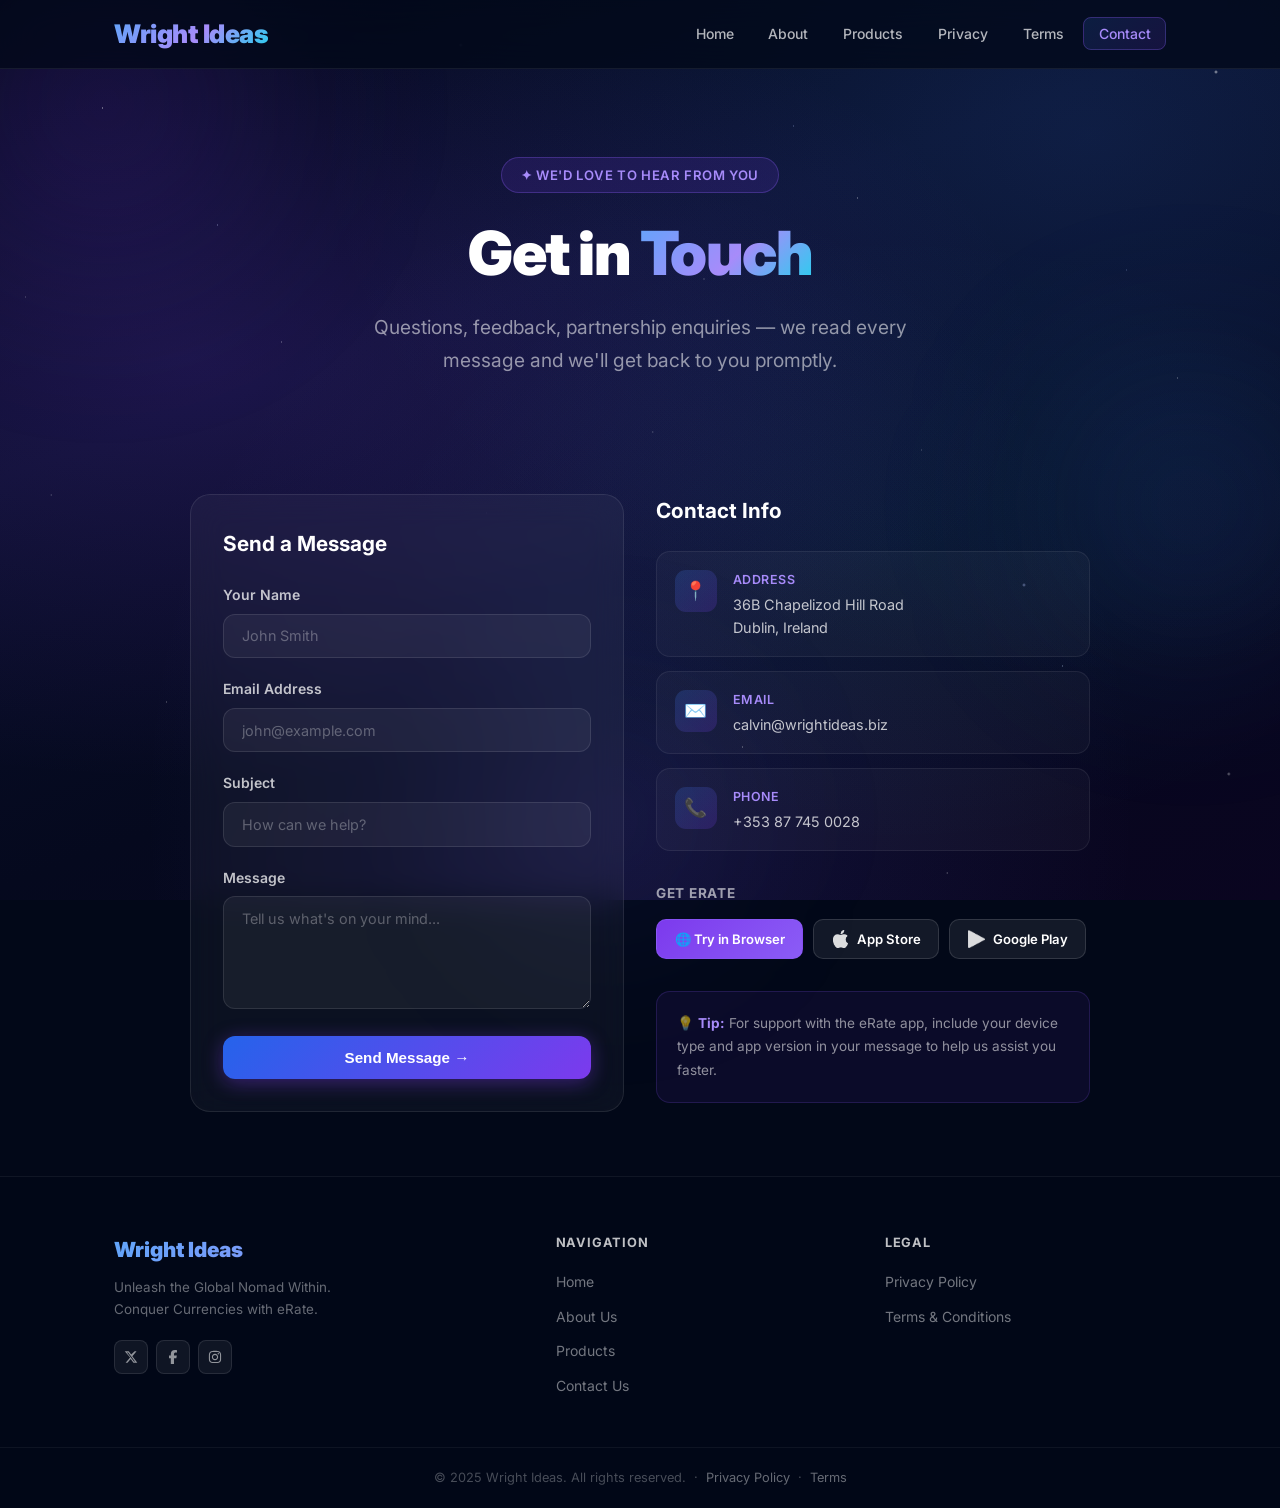
<file: contact.html>
<!DOCTYPE html>
<html lang="en">
<head>
  <meta charset="utf-8"/>
  <meta name="viewport" content="width=device-width, initial-scale=1"/>
  <title>Contact Us — Wright Ideas</title>
  <meta name="description" content="Get in touch with Wright Ideas. We'd love to hear from you."/>
  <link rel="icon" href="favicon.ico" type="image/x-icon" sizes="16x16"/>
  <link rel="stylesheet" href="custom.css"/>
</head>
<body>
  <div class="orb orb-1"></div>
  <div class="orb orb-2"></div>
  <div class="orb orb-3"></div>

  <div class="page-wrapper">

    <!-- HEADER -->
    <header class="site-header">
      <div class="header-inner">
        <a class="brand" href="/">Wright Ideas</a>
        <ul class="nav-links">
          <li><a href="/">Home</a></li>
          <li><a href="/about">About</a></li>
          <li><a href="/products">Products</a></li>
          <li><a href="/privacy">Privacy</a></li>
          <li><a href="/terms">Terms</a></li>
          <li><a href="/contact" class="active">Contact</a></li>
        </ul>
        <button class="hamburger" id="menuBtn" aria-label="Toggle menu">
          <svg width="20" height="20" fill="none" stroke="currentColor" stroke-width="2" viewBox="0 0 24 24">
            <path stroke-linecap="round" stroke-linejoin="round" d="M4 6h16M4 12h16M4 18h16"/>
          </svg>
        </button>
      </div>
      <nav class="mobile-nav" id="mobileNav">
        <a href="/">Home</a>
        <a href="/about">About</a>
        <a href="/products">Products</a>
        <a href="/privacy">Privacy</a>
        <a href="/terms">Terms</a>
        <a href="/contact" class="active">Contact</a>
      </nav>
    </header>

    <main>

      <!-- HERO -->
      <section class="hero" style="padding-bottom:2rem;">
        <div class="hero-badge">✦ We'd Love to Hear From You</div>
        <h1 class="hero-title" style="font-size:clamp(2.2rem,5vw,3.8rem);">
          Get in <span class="grad-text">Touch</span>
        </h1>
        <p class="hero-sub">Questions, feedback, partnership enquiries — we read every message and we'll get back to you promptly.</p>
      </section>

      <!-- CONTACT SECTION -->
      <section class="section" style="padding-top:0;">
        <div class="section-inner" style="max-width:900px;margin:0 auto;">
          <div class="contact-grid">

            <!-- Form -->
            <div class="glass-card fade-up">
              <h2 style="font-size:1.3rem;font-weight:700;color:#fff;margin-bottom:1.5rem;">Send a Message</h2>
              <form action="mailto:calvin@wrightideas.biz" method="POST" enctype="text/plain">
                <div class="form-group">
                  <label class="form-label" for="name">Your Name</label>
                  <input class="form-input" type="text" id="name" name="name" placeholder="John Smith" required/>
                </div>
                <div class="form-group">
                  <label class="form-label" for="email">Email Address</label>
                  <input class="form-input" type="email" id="email" name="email" placeholder="john@example.com" required/>
                </div>
                <div class="form-group">
                  <label class="form-label" for="subject">Subject</label>
                  <input class="form-input" type="text" id="subject" name="subject" placeholder="How can we help?"/>
                </div>
                <div class="form-group">
                  <label class="form-label" for="message">Message</label>
                  <textarea class="form-textarea" id="message" name="message" rows="5" placeholder="Tell us what's on your mind..." required></textarea>
                </div>
                <button type="submit" class="btn-primary" style="width:100%;justify-content:center;">
                  Send Message →
                </button>
              </form>
            </div>

            <!-- Info -->
            <div class="fade-up">
              <h2 style="font-size:1.3rem;font-weight:700;color:#fff;margin-bottom:1.5rem;">Contact Info</h2>

              <div class="contact-info-card">
                <div class="ci-icon">📍</div>
                <div>
                  <div class="ci-label">Address</div>
                  <div class="ci-value">36B Chapelizod Hill Road<br/>Dublin, Ireland</div>
                </div>
              </div>

              <div class="contact-info-card">
                <div class="ci-icon">✉️</div>
                <div>
                  <div class="ci-label">Email</div>
                  <div class="ci-value"><a href="mailto:calvin@wrightideas.biz">calvin@wrightideas.biz</a></div>
                </div>
              </div>

              <div class="contact-info-card">
                <div class="ci-icon">📞</div>
                <div>
                  <div class="ci-label">Phone</div>
                  <div class="ci-value"><a href="tel:+353877450028">+353 87 745 0028</a></div>
                </div>
              </div>

              <div style="margin-top:2rem;">
                <p style="font-size:0.85rem;font-weight:700;color:rgba(255,255,255,.6);text-transform:uppercase;letter-spacing:0.7px;margin-bottom:0.85rem;">Get eRate</p>
                <div class="store-btns">
                  <a href="https://erate.wrightideas.biz/" target="_blank" rel="noopener" class="store-btn store-btn-web">
                    🌐 Try in Browser
                  </a>
                  <a href="https://apps.apple.com/app/e-rate/id6753613879" target="_blank" rel="noopener" class="store-btn">
                    <img src="images/apple_white.png" alt="App Store"/>
                    App Store
                  </a>
                  <a href="https://play.google.com/store/apps/details?id=com.wrightideas.erate" target="_blank" rel="noopener" class="store-btn">
                    <img src="images/google_play_logo.png" alt="Google Play"/>
                    Google Play
                  </a>
                </div>
              </div>

              <div style="margin-top:2rem;padding:1.25rem;background:rgba(124,58,237,.08);border:1px solid rgba(139,92,246,.18);border-radius:14px;">
                <p style="font-size:0.85rem;color:rgba(255,255,255,.55);line-height:1.7;">
                  💡 <strong style="color:#a78bfa;">Tip:</strong> For support with the eRate app, include your device type and app version in your message to help us assist you faster.
                </p>
              </div>
            </div>

          </div>
        </div>
      </section>

    </main>

    <!-- FOOTER -->
    <footer class="site-footer">
      <div class="footer-inner">
        <div>
          <span class="footer-brand-text">Wright Ideas</span>
          <p class="footer-tagline">Unleash the Global Nomad Within.<br/>Conquer Currencies with eRate.</p>
          <div class="footer-socials">
            <a href="#" class="social-btn" aria-label="Twitter/X">
              <svg width="14" height="14" viewBox="0 0 24 24" fill="currentColor"><path d="M18.244 2.25h3.308l-7.227 8.26 8.502 11.24H16.17l-4.714-6.231-5.401 6.231H2.744l7.737-8.835L1.254 2.25H8.08l4.259 5.63 5.905-5.63zm-1.161 17.52h1.833L7.084 4.126H5.117z"/></svg>
            </a>
            <a href="#" class="social-btn" aria-label="Facebook">
              <svg width="14" height="14" viewBox="0 0 320 512" fill="currentColor"><path d="M80 299.3V512H196V299.3h86.5l18-97.8H196V166.9c0-51.7 20.3-71.5 72.7-71.5c16.3 0 29.4.4 37 1.2V7.9C291.4 4 256.4 0 236.2 0C129.3 0 80 50.5 80 159.4v42.1H14v97.8H80z"/></svg>
            </a>
            <a href="https://www.instagram.com/erate.app/" target="_blank" rel="noopener" class="social-btn" aria-label="Instagram">
              <svg width="14" height="14" viewBox="0 0 448 512" fill="currentColor"><path d="M224.1 141c-63.6 0-114.9 51.3-114.9 114.9s51.3 114.9 114.9 114.9S339 319.5 339 255.9 287.7 141 224.1 141zm0 189.6c-41.1 0-74.7-33.5-74.7-74.7s33.5-74.7 74.7-74.7 74.7 33.5 74.7 74.7-33.6 74.7-74.7 74.7zm146.4-194.3c0 14.9-12 26.8-26.8 26.8-14.9 0-26.8-12-26.8-26.8s12-26.8 26.8-26.8 26.8 12 26.8 26.8zm76.1 27.2c-1.7-35.9-9.9-67.7-36.2-93.9-26.2-26.2-58-34.4-93.9-36.2-37-2.1-147.9-2.1-184.9 0-35.8 1.7-67.6 9.9-93.9 36.1s-34.4 58-36.2 93.9c-2.1 37-2.1 147.9 0 184.9 1.7 35.9 9.9 67.7 36.2 93.9s58 34.4 93.9 36.2c37 2.1 147.9 2.1 184.9 0 35.9-1.7 67.7-9.9 93.9-36.2 26.2-26.2 34.4-58 36.2-93.9 2.1-37 2.1-147.8 0-184.8zM398.8 388c-7.8 19.6-22.9 34.7-42.6 42.6-29.5 11.7-99.5 9-132.1 9s-102.7 2.6-132.1-9c-19.6-7.8-34.7-22.9-42.6-42.6-11.7-29.5-9-99.5-9-132.1s-2.6-102.7 9-132.1c7.8-19.6 22.9-34.7 42.6-42.6 29.5-11.7 99.5-9 132.1-9s102.7-2.6 132.1 9c19.6 7.8 34.7 22.9 42.6 42.6 11.7 29.5 9 99.5 9 132.1s2.7 102.7-9 132.1z"/></svg>
            </a>
          </div>
        </div>
        <div>
          <p class="footer-heading">Navigation</p>
          <ul class="footer-links">
            <li><a href="/">Home</a></li>
            <li><a href="/about">About Us</a></li>
            <li><a href="/products">Products</a></li>
            <li><a href="/contact">Contact Us</a></li>
          </ul>
        </div>
        <div>
          <p class="footer-heading">Legal</p>
          <ul class="footer-links">
            <li><a href="/privacy">Privacy Policy</a></li>
            <li><a href="/terms">Terms &amp; Conditions</a></li>
          </ul>
        </div>
      </div>
      <div class="footer-bottom">
        © 2025 Wright Ideas. All rights reserved. &nbsp;·&nbsp;
        <a href="/privacy" style="color:rgba(255,255,255,.4);text-decoration:none;">Privacy Policy</a> &nbsp;·&nbsp;
        <a href="/terms" style="color:rgba(255,255,255,.4);text-decoration:none;">Terms</a>
      </div>
    </footer>

  </div>

  <script>
    document.getElementById('menuBtn').addEventListener('click', function() {
      document.getElementById('mobileNav').classList.toggle('open');
    });
    const observer = new IntersectionObserver(entries => {
      entries.forEach(e => { if (e.isIntersecting) e.target.classList.add('visible'); });
    }, { threshold: 0.12 });
    document.querySelectorAll('.fade-up').forEach(el => observer.observe(el));
  </script>
</body>
</html>
</file>
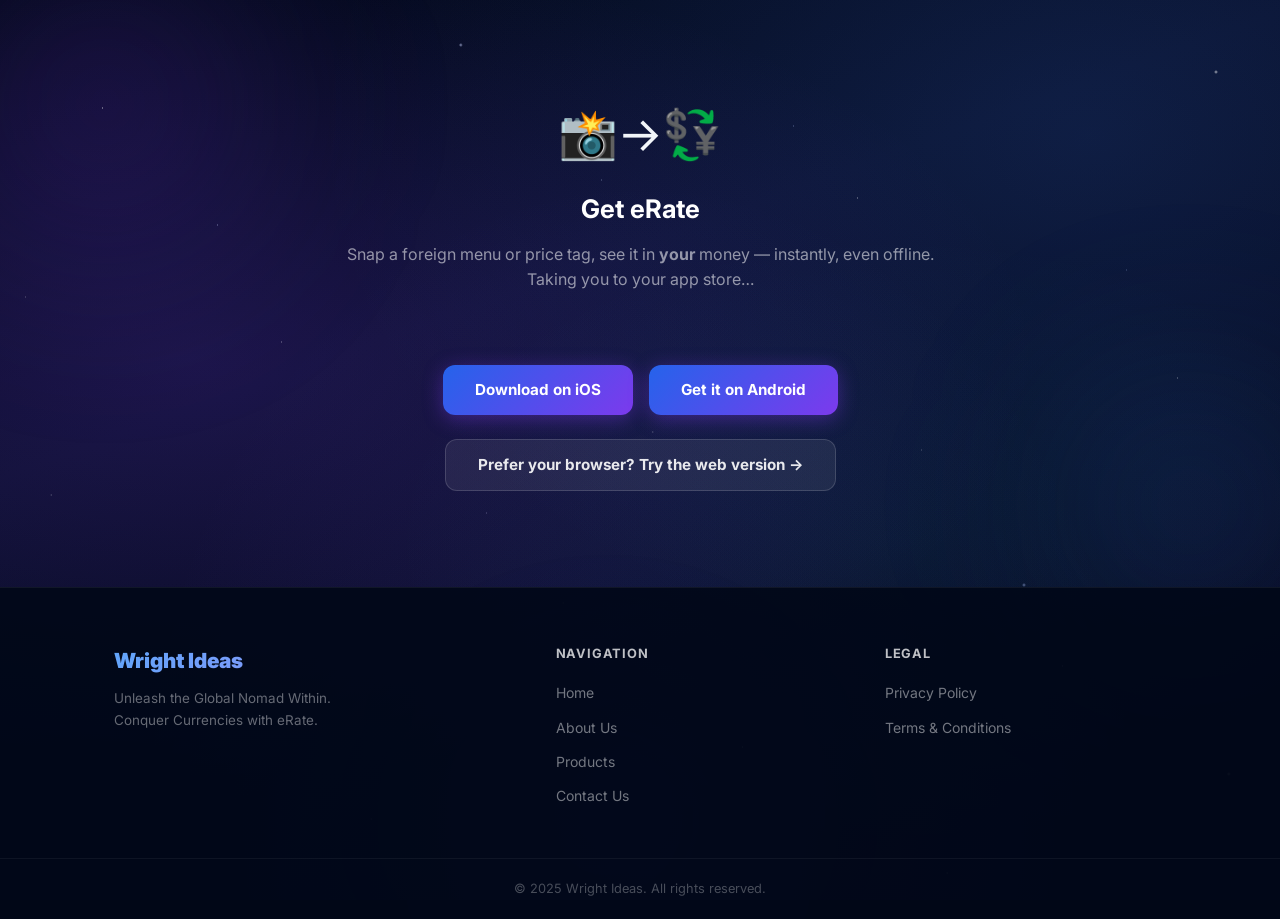
<file: geterate.html>
<!DOCTYPE html>
<html lang="en">
<head>
  <meta charset="utf-8"/>
  <meta name="viewport" content="width=device-width, initial-scale=1"/>
  <meta name="robots" content="noindex"/>
  <title>Get eRate — Currency Camera</title>
  <link rel="icon" href="favicon.ico" type="image/x-icon" sizes="16x16"/>
  <link rel="stylesheet" href="custom.css"/>
  <script>
    // Smart routing: send each visitor to the right store; everyone else to the web app.
    (function () {
      var ua = navigator.userAgent || navigator.vendor || window.opera || "";
      var isIOS = (/iPad|iPhone|iPod/.test(ua) && !window.MSStream) ||
                  (navigator.platform === "MacIntel" && navigator.maxTouchPoints > 1); // iPadOS
      var isAndroid = /android/i.test(ua);
      var IOS_URL = "https://apps.apple.com/app/e-rate/id6753613879";
      var PLAY_URL = "https://play.google.com/store/apps/details?id=com.wrightideas.erate";
      var WEB_URL = "https://erate.wrightideas.biz";
      if (isIOS) window.location.replace(IOS_URL);
      else if (isAndroid) window.location.replace(PLAY_URL);
      // Desktop / other: don't auto-redirect — show the choices below.
    })();
  </script>
</head>
<body>
  <div class="orb orb-1"></div>
  <div class="orb orb-2"></div>
  <div class="orb orb-3"></div>

  <div class="page-wrapper">
    <main>
      <div class="not-found-wrap">
        <div style="font-size:3rem;margin-bottom:1rem;">📸→💱</div>
        <h1 class="not-found-title">Get eRate</h1>
        <p class="not-found-desc">
          Snap a foreign menu or price tag, see it in <strong>your</strong> money — instantly, even offline.<br/>
          Taking you to your app store…
        </p>
        <div style="display:flex;gap:1rem;justify-content:center;flex-wrap:wrap;margin-top:2rem;">
          <a href="https://apps.apple.com/app/e-rate/id6753613879" class="btn-primary">Download on iOS</a>
          <a href="https://play.google.com/store/apps/details?id=com.wrightideas.erate" class="btn-primary">Get it on Android</a>
        </div>
        <p style="margin-top:1.5rem;">
          <a href="https://erate.wrightideas.biz" class="btn-secondary">Prefer your browser? Try the web version →</a>
        </p>
      </div>
    </main>

    <!-- FOOTER -->
    <footer class="site-footer">
      <div class="footer-inner">
        <div>
          <span class="footer-brand-text">Wright Ideas</span>
          <p class="footer-tagline">Unleash the Global Nomad Within.<br/>Conquer Currencies with eRate.</p>
        </div>
        <div>
          <p class="footer-heading">Navigation</p>
          <ul class="footer-links">
            <li><a href="/">Home</a></li>
            <li><a href="/about">About Us</a></li>
            <li><a href="/products">Products</a></li>
            <li><a href="/contact">Contact Us</a></li>
          </ul>
        </div>
        <div>
          <p class="footer-heading">Legal</p>
          <ul class="footer-links">
            <li><a href="/privacy">Privacy Policy</a></li>
            <li><a href="/terms">Terms &amp; Conditions</a></li>
          </ul>
        </div>
      </div>
      <div class="footer-bottom">© 2025 Wright Ideas. All rights reserved.</div>
    </footer>
  </div>
</body>
</html>
</file>
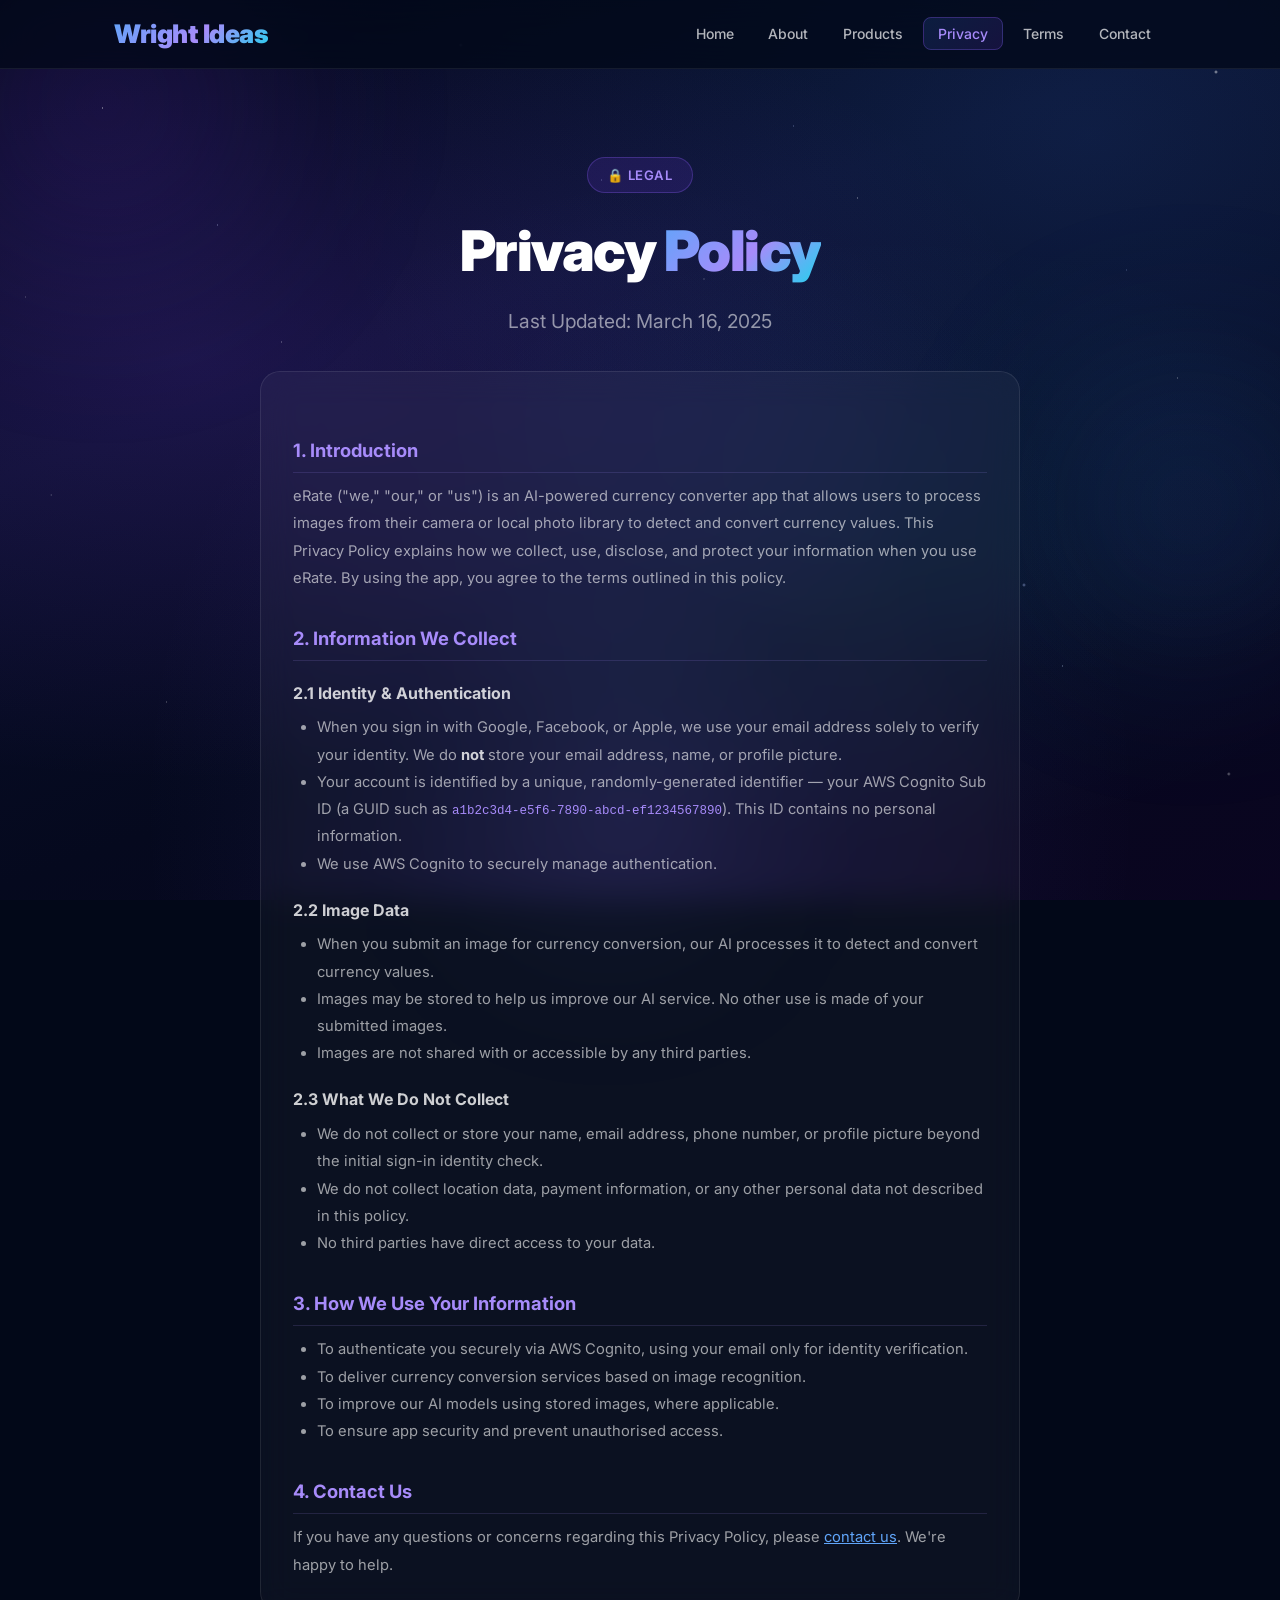
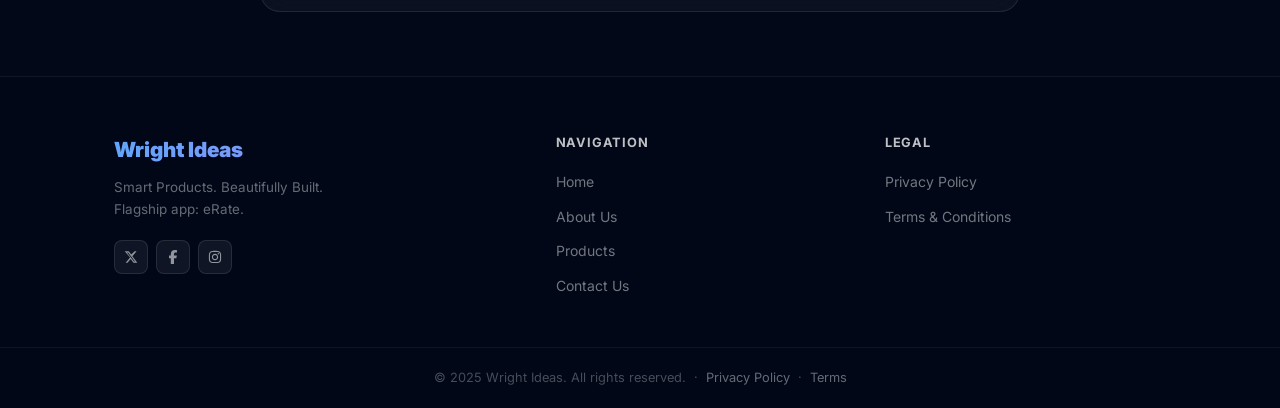
<file: privacy.html>
<!DOCTYPE html>
<html lang="en">
<head>
  <meta charset="utf-8"/>
  <meta name="viewport" content="width=device-width, initial-scale=1"/>
  <title>Privacy Policy — Wright Ideas</title>
  <meta name="description" content="Privacy Policy for eRate and Wright Ideas apps."/>
  <link rel="icon" href="favicon.ico" type="image/x-icon" sizes="16x16"/>
  <link rel="stylesheet" href="custom.css"/>
</head>
<body>
  <div class="orb orb-1"></div>
  <div class="orb orb-2"></div>
  <div class="orb orb-3"></div>

  <div class="page-wrapper">

    <!-- HEADER -->
    <header class="site-header">
      <div class="header-inner">
        <a class="brand" href="/">Wright Ideas</a>
        <ul class="nav-links">
          <li><a href="/">Home</a></li>
          <li><a href="/about">About</a></li>
          <li><a href="/products">Products</a></li>
          <li><a href="/privacy" class="active">Privacy</a></li>
          <li><a href="/terms">Terms</a></li>
          <li><a href="/contact">Contact</a></li>
        </ul>
        <button class="hamburger" id="menuBtn" aria-label="Toggle menu">
          <svg width="20" height="20" fill="none" stroke="currentColor" stroke-width="2" viewBox="0 0 24 24">
            <path stroke-linecap="round" stroke-linejoin="round" d="M4 6h16M4 12h16M4 18h16"/>
          </svg>
        </button>
      </div>
      <nav class="mobile-nav" id="mobileNav">
        <a href="/">Home</a>
        <a href="/about">About</a>
        <a href="/products">Products</a>
        <a href="/privacy" class="active">Privacy</a>
        <a href="/terms">Terms</a>
        <a href="/contact">Contact</a>
      </nav>
    </header>

    <main>
      <section class="hero" style="padding-bottom:2rem;">
        <div class="hero-badge">🔒 Legal</div>
        <h1 class="hero-title" style="font-size:clamp(2rem,5vw,3.5rem);">Privacy <span class="grad-text">Policy</span></h1>
        <p class="hero-sub" style="margin-bottom:0;">Last Updated: March 16, 2025</p>
      </section>

      <section class="section" style="padding-top:0;">
        <div class="section-inner">
          <div class="glass-card legal-body fade-up" style="max-width:760px;margin:0 auto;">

            <h2>1. Introduction</h2>
            <p>
              eRate ("we," "our," or "us") is an AI-powered currency converter app that allows users to process images from their camera or local photo library to detect and convert currency values. This Privacy Policy explains how we collect, use, disclose, and protect your information when you use eRate. By using the app, you agree to the terms outlined in this policy.
            </p>

            <h2>2. Information We Collect</h2>

            <h3 style="font-size:1rem;font-weight:700;color:rgba(255,255,255,.8);margin:1.25rem 0 0.5rem;">2.1 Identity &amp; Authentication</h3>
            <ul>
              <li>When you sign in with Google, Facebook, or Apple, we use your email address solely to verify your identity. We do <strong style="color:rgba(255,255,255,.8);">not</strong> store your email address, name, or profile picture.</li>
              <li>Your account is identified by a unique, randomly-generated identifier — your AWS Cognito Sub ID (a GUID such as <code style="font-family:monospace;font-size:0.85em;color:#a78bfa;">a1b2c3d4-e5f6-7890-abcd-ef1234567890</code>). This ID contains no personal information.</li>
              <li>We use AWS Cognito to securely manage authentication.</li>
            </ul>

            <h3 style="font-size:1rem;font-weight:700;color:rgba(255,255,255,.8);margin:1.25rem 0 0.5rem;">2.2 Image Data</h3>
            <ul>
              <li>When you submit an image for currency conversion, our AI processes it to detect and convert currency values.</li>
              <li>Images may be stored to help us improve our AI service. No other use is made of your submitted images.</li>
              <li>Images are not shared with or accessible by any third parties.</li>
            </ul>

            <h3 style="font-size:1rem;font-weight:700;color:rgba(255,255,255,.8);margin:1.25rem 0 0.5rem;">2.3 What We Do Not Collect</h3>
            <ul>
              <li>We do not collect or store your name, email address, phone number, or profile picture beyond the initial sign-in identity check.</li>
              <li>We do not collect location data, payment information, or any other personal data not described in this policy.</li>
              <li>No third parties have direct access to your data.</li>
            </ul>

            <h2>3. How We Use Your Information</h2>
            <ul>
              <li>To authenticate you securely via AWS Cognito, using your email only for identity verification.</li>
              <li>To deliver currency conversion services based on image recognition.</li>
              <li>To improve our AI models using stored images, where applicable.</li>
              <li>To ensure app security and prevent unauthorised access.</li>
            </ul>

            <h2>4. Contact Us</h2>
            <p>
              If you have any questions or concerns regarding this Privacy Policy, please <a href="/contact">contact us</a>. We're happy to help.
            </p>

          </div>
        </div>
      </section>
    </main>

    <!-- FOOTER -->
    <footer class="site-footer">
      <div class="footer-inner">
        <div>
          <span class="footer-brand-text">Wright Ideas</span>
          <p class="footer-tagline">Smart Products. Beautifully Built.<br/>Flagship app: eRate.</p>
          <div class="footer-socials">
            <a href="#" class="social-btn" aria-label="Twitter/X">
              <svg width="14" height="14" viewBox="0 0 24 24" fill="currentColor"><path d="M18.244 2.25h3.308l-7.227 8.26 8.502 11.24H16.17l-4.714-6.231-5.401 6.231H2.744l7.737-8.835L1.254 2.25H8.08l4.259 5.63 5.905-5.63zm-1.161 17.52h1.833L7.084 4.126H5.117z"/></svg>
            </a>
            <a href="#" class="social-btn" aria-label="Facebook">
              <svg width="14" height="14" viewBox="0 0 320 512" fill="currentColor"><path d="M80 299.3V512H196V299.3h86.5l18-97.8H196V166.9c0-51.7 20.3-71.5 72.7-71.5c16.3 0 29.4.4 37 1.2V7.9C291.4 4 256.4 0 236.2 0C129.3 0 80 50.5 80 159.4v42.1H14v97.8H80z"/></svg>
            </a>
            <a href="https://www.instagram.com/erate.app/" target="_blank" rel="noopener" class="social-btn" aria-label="Instagram">
              <svg width="14" height="14" viewBox="0 0 448 512" fill="currentColor"><path d="M224.1 141c-63.6 0-114.9 51.3-114.9 114.9s51.3 114.9 114.9 114.9S339 319.5 339 255.9 287.7 141 224.1 141zm0 189.6c-41.1 0-74.7-33.5-74.7-74.7s33.5-74.7 74.7-74.7 74.7 33.5 74.7 74.7-33.6 74.7-74.7 74.7zm146.4-194.3c0 14.9-12 26.8-26.8 26.8-14.9 0-26.8-12-26.8-26.8s12-26.8 26.8-26.8 26.8 12 26.8 26.8zm76.1 27.2c-1.7-35.9-9.9-67.7-36.2-93.9-26.2-26.2-58-34.4-93.9-36.2-37-2.1-147.9-2.1-184.9 0-35.8 1.7-67.6 9.9-93.9 36.1s-34.4 58-36.2 93.9c-2.1 37-2.1 147.9 0 184.9 1.7 35.9 9.9 67.7 36.2 93.9s58 34.4 93.9 36.2c37 2.1 147.9 2.1 184.9 0 35.9-1.7 67.7-9.9 93.9-36.2 26.2-26.2 34.4-58 36.2-93.9 2.1-37 2.1-147.8 0-184.8zM398.8 388c-7.8 19.6-22.9 34.7-42.6 42.6-29.5 11.7-99.5 9-132.1 9s-102.7 2.6-132.1-9c-19.6-7.8-34.7-22.9-42.6-42.6-11.7-29.5-9-99.5-9-132.1s-2.6-102.7 9-132.1c7.8-19.6 22.9-34.7 42.6-42.6 29.5-11.7 99.5-9 132.1-9s102.7-2.6 132.1 9c19.6 7.8 34.7 22.9 42.6 42.6 11.7 29.5 9 99.5 9 132.1s2.7 102.7-9 132.1z"/></svg>
            </a>
          </div>
        </div>
        <div>
          <p class="footer-heading">Navigation</p>
          <ul class="footer-links">
            <li><a href="/">Home</a></li>
            <li><a href="/about">About Us</a></li>
            <li><a href="/products">Products</a></li>
            <li><a href="/contact">Contact Us</a></li>
          </ul>
        </div>
        <div>
          <p class="footer-heading">Legal</p>
          <ul class="footer-links">
            <li><a href="/privacy">Privacy Policy</a></li>
            <li><a href="/terms">Terms &amp; Conditions</a></li>
          </ul>
        </div>
      </div>
      <div class="footer-bottom">
        © 2025 Wright Ideas. All rights reserved. &nbsp;·&nbsp;
        <a href="/privacy" style="color:rgba(255,255,255,.4);text-decoration:none;">Privacy Policy</a> &nbsp;·&nbsp;
        <a href="/terms" style="color:rgba(255,255,255,.4);text-decoration:none;">Terms</a>
      </div>
    </footer>

  </div>

  <script>
    document.getElementById('menuBtn').addEventListener('click', function() {
      document.getElementById('mobileNav').classList.toggle('open');
    });
    const observer = new IntersectionObserver(entries => {
      entries.forEach(e => { if (e.isIntersecting) e.target.classList.add('visible'); });
    }, { threshold: 0.12 });
    document.querySelectorAll('.fade-up').forEach(el => observer.observe(el));
  </script>
</body>
</html>
</file>
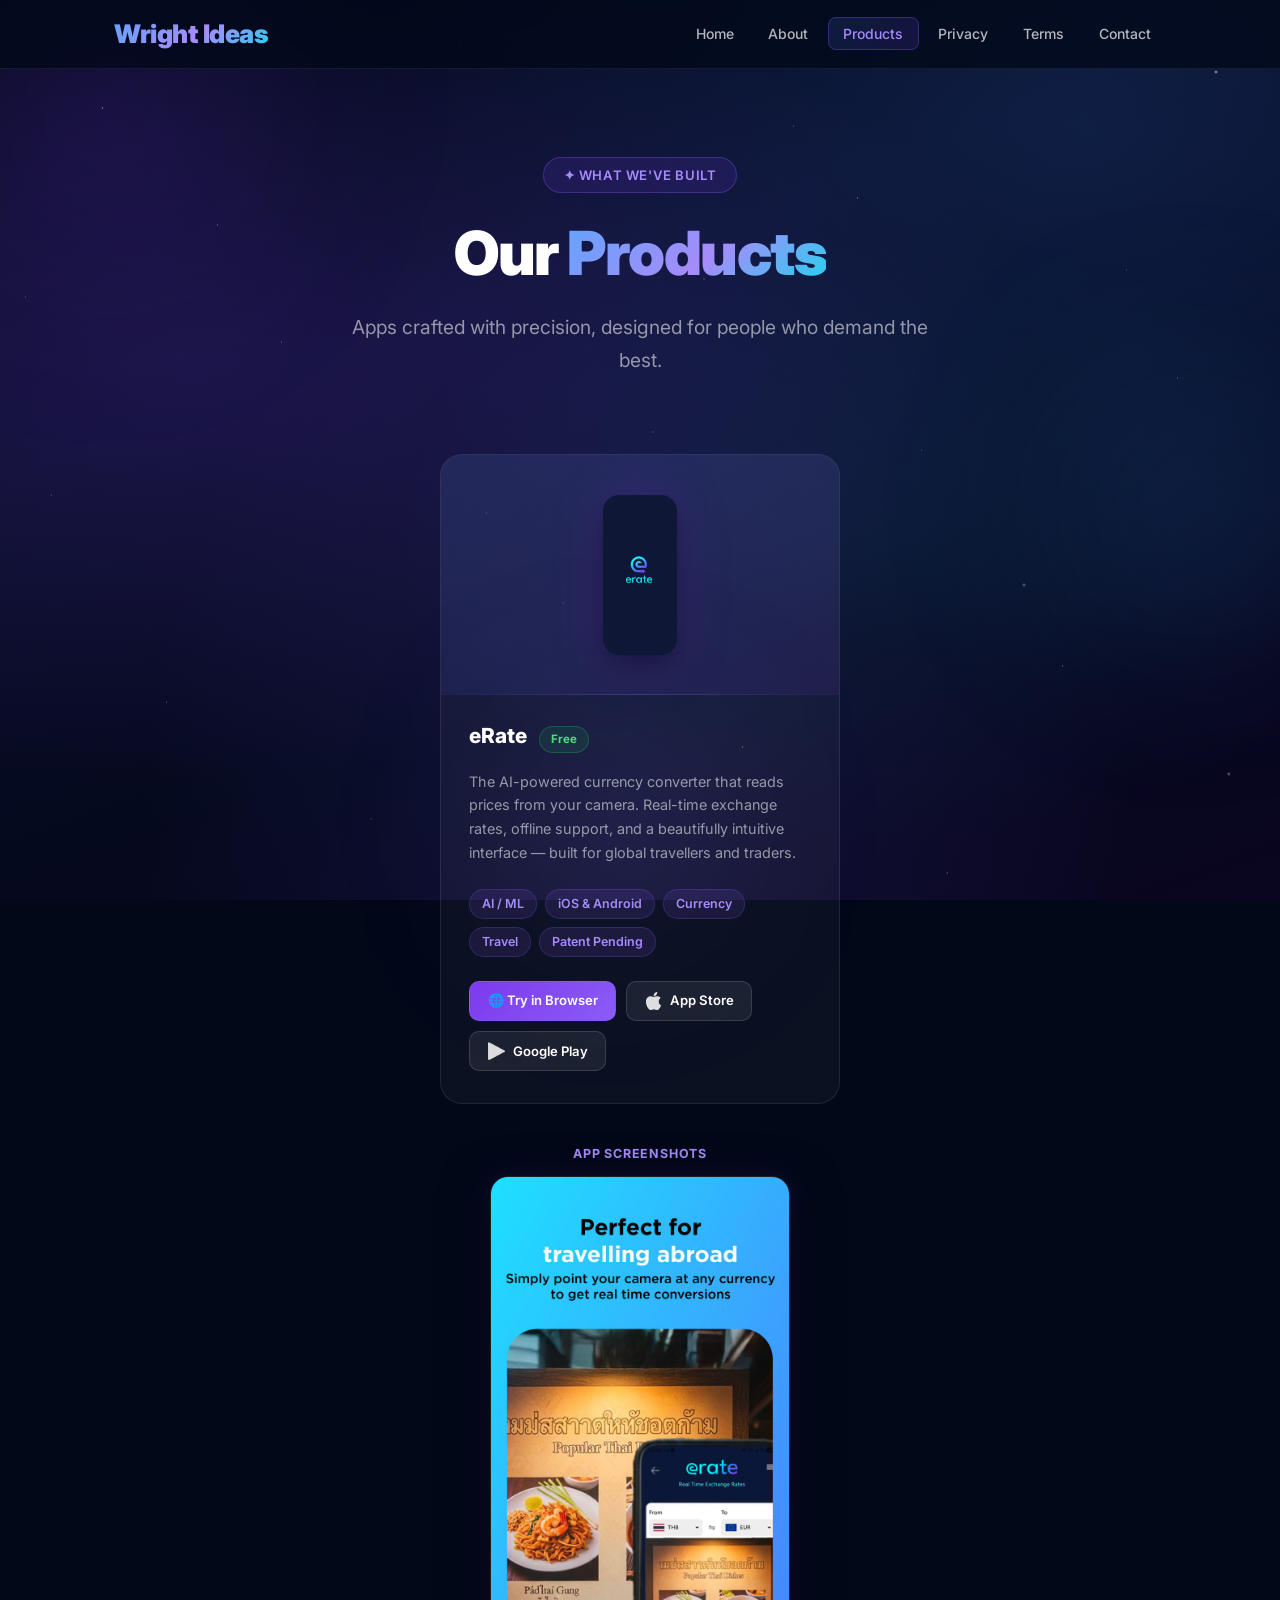
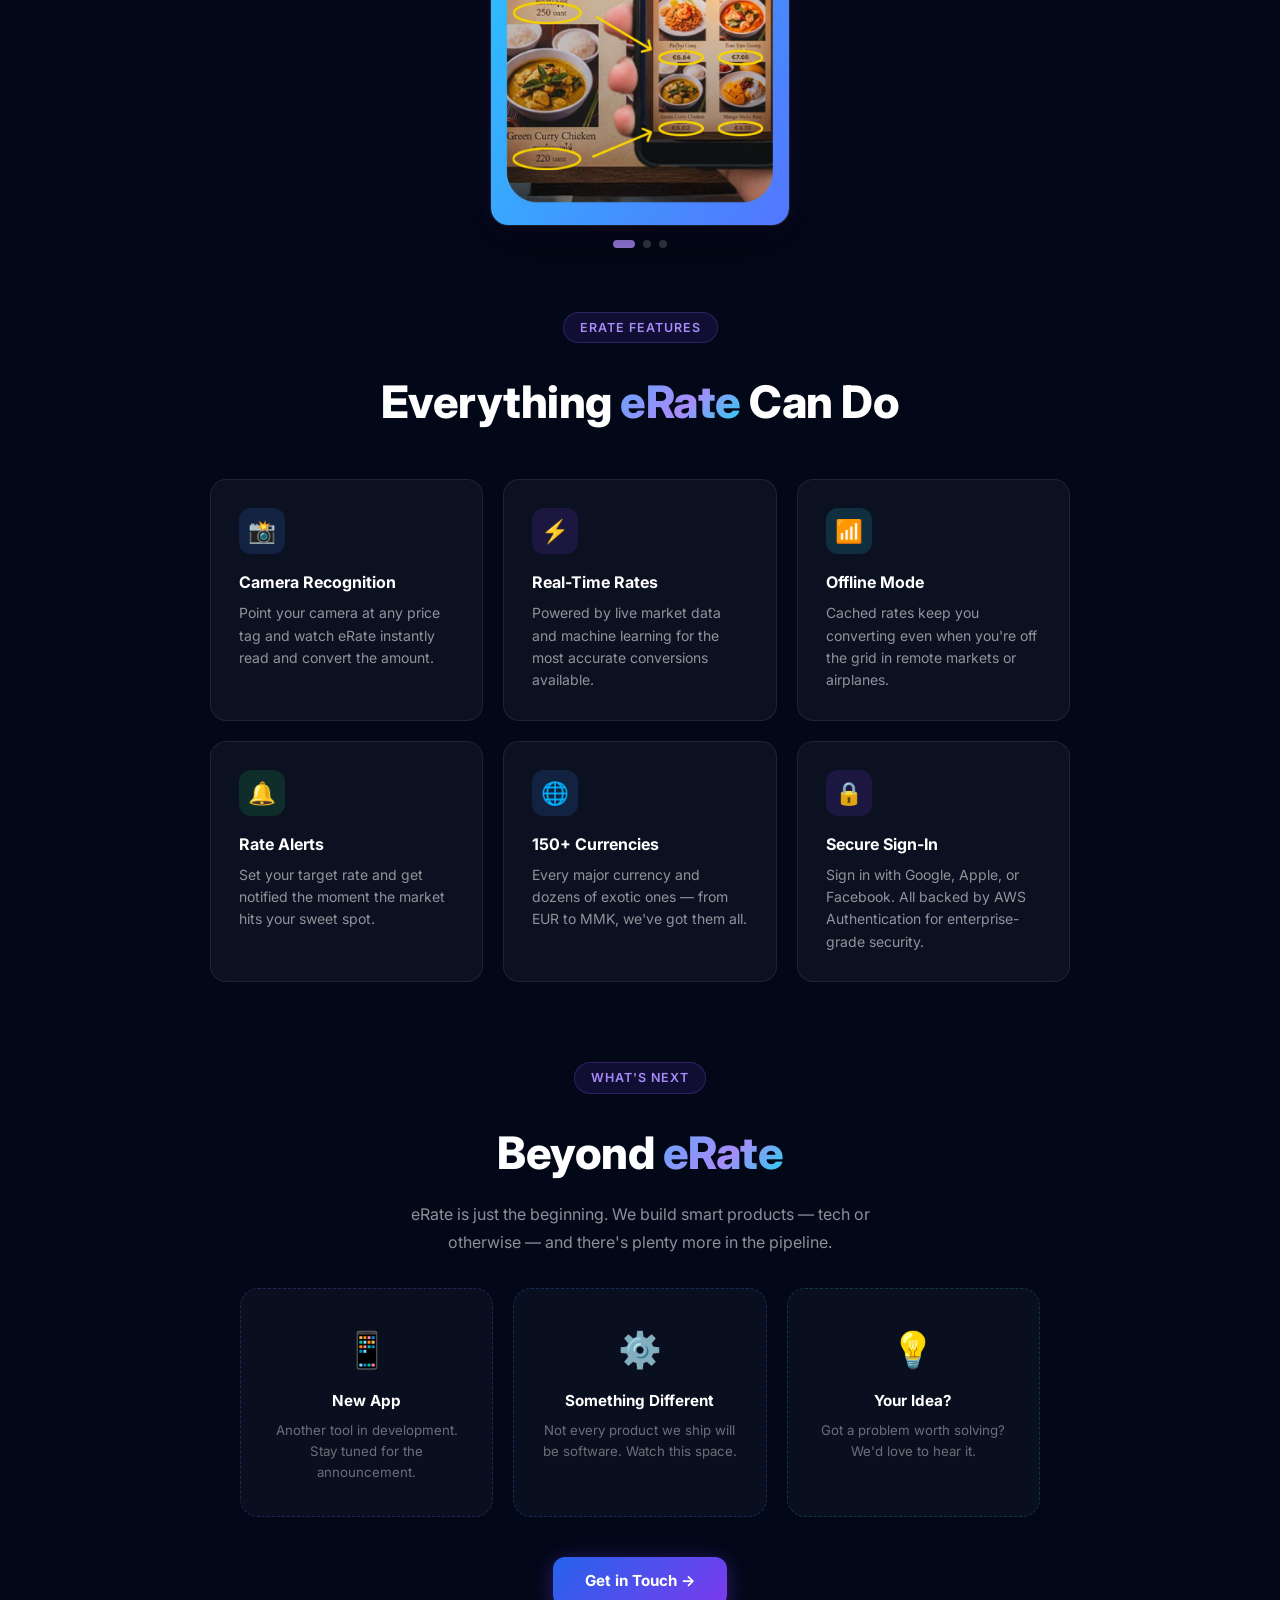
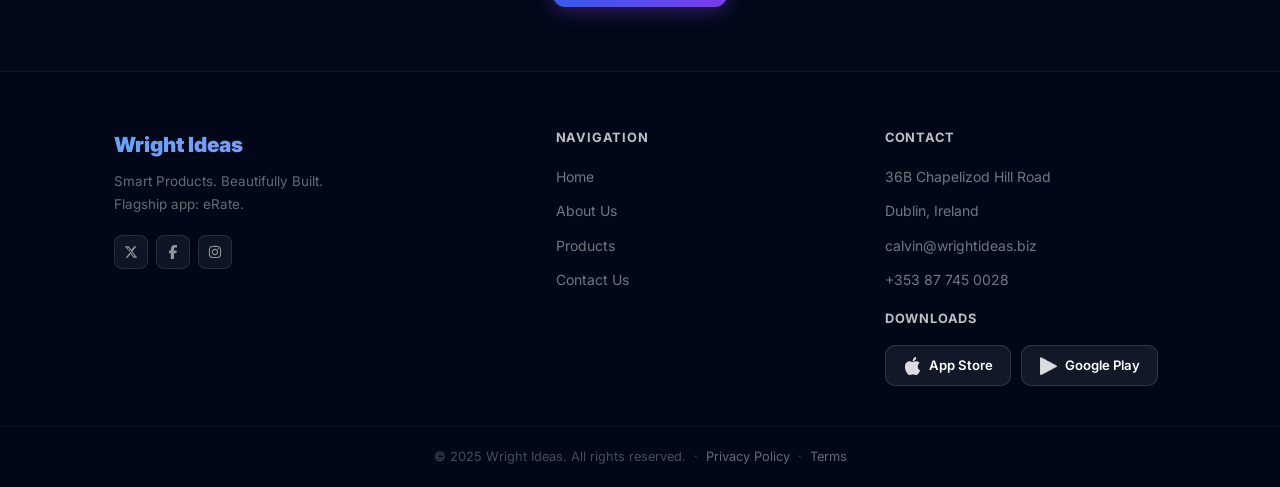
<file: products.html>
<!DOCTYPE html>
<html lang="en">
<head>
  <meta charset="utf-8"/>
  <meta name="viewport" content="width=device-width, initial-scale=1"/>
  <title>Products — Wright Ideas</title>
  <meta name="description" content="Explore apps built by Wright Ideas, including eRate, the AI-powered currency converter."/>
  <link rel="icon" href="favicon.ico" type="image/x-icon" sizes="16x16"/>
  <link rel="stylesheet" href="custom.css"/>
</head>
<body>
  <div class="orb orb-1"></div>
  <div class="orb orb-2"></div>
  <div class="orb orb-3"></div>

  <div class="page-wrapper">

    <!-- HEADER -->
    <header class="site-header">
      <div class="header-inner">
        <a class="brand" href="/">Wright Ideas</a>
        <ul class="nav-links">
          <li><a href="/">Home</a></li>
          <li><a href="/about">About</a></li>
          <li><a href="/products" class="active">Products</a></li>
          <li><a href="/privacy">Privacy</a></li>
          <li><a href="/terms">Terms</a></li>
          <li><a href="/contact">Contact</a></li>
        </ul>
        <button class="hamburger" id="menuBtn" aria-label="Toggle menu">
          <svg width="20" height="20" fill="none" stroke="currentColor" stroke-width="2" viewBox="0 0 24 24">
            <path stroke-linecap="round" stroke-linejoin="round" d="M4 6h16M4 12h16M4 18h16"/>
          </svg>
        </button>
      </div>
      <nav class="mobile-nav" id="mobileNav">
        <a href="/">Home</a>
        <a href="/about">About</a>
        <a href="/products" class="active">Products</a>
        <a href="/privacy">Privacy</a>
        <a href="/terms">Terms</a>
        <a href="/contact">Contact</a>
      </nav>
    </header>

    <main>

      <!-- HERO -->
      <section class="hero" style="padding-bottom:2rem;">
        <div class="hero-badge">✦ What We've Built</div>
        <h1 class="hero-title" style="font-size:clamp(2.2rem,5vw,3.8rem);">
          Our <span class="grad-text">Products</span>
        </h1>
        <p class="hero-sub">Apps crafted with precision, designed for people who demand the best.</p>
      </section>

      <!-- PRODUCTS GRID -->
      <section class="section" style="padding-top:0;">
        <div class="section-inner">
          <div style="display:flex;justify-content:center;flex-wrap:wrap;gap:2rem;">

            <!-- eRate Card -->
            <div class="product-card fade-up" style="max-width:400px;width:100%;">
              <div class="product-img-wrap">
                <img src="images/erate_app.png" alt="eRate App Screenshot"/>
              </div>
              <div class="product-info">
                <div style="display:flex;align-items:center;gap:0.75rem;margin-bottom:0.6rem;">
                  <div class="product-name">eRate</div>
                  <span style="
                    padding:0.2rem 0.7rem;font-size:0.72rem;font-weight:700;
                    background:rgba(34,197,94,.12);border:1px solid rgba(34,197,94,.25);
                    border-radius:100px;color:#4ade80;
                  ">Free</span>
                </div>
                <p class="product-desc">
                  The AI-powered currency converter that reads prices from your camera. Real-time exchange rates, offline support, and a beautifully intuitive interface — built for global travellers and traders.
                </p>
                <div class="product-tags">
                  <span class="product-tag">AI / ML</span>
                  <span class="product-tag">iOS &amp; Android</span>
                  <span class="product-tag">Currency</span>
                  <span class="product-tag">Travel</span>
                  <span class="product-tag">Patent Pending</span>
                </div>
                <div class="store-btns">
                  <a href="https://erate.wrightideas.biz/" target="_blank" rel="noopener" class="store-btn store-btn-web">
                    🌐 Try in Browser
                  </a>
                  <a href="https://apps.apple.com/app/e-rate/id6753613879" target="_blank" rel="noopener" class="store-btn">
                    <img src="images/apple_white.png" alt="App Store"/>
                    App Store
                  </a>
                  <a href="https://play.google.com/store/apps/details?id=com.wrightideas.erate" target="_blank" rel="noopener" class="store-btn">
                    <img src="images/google_play_logo.png" alt="Google Play"/>
                    Google Play
                  </a>
                </div>
              </div>
            </div>

          </div>

          <!-- eRate Screenshots Slideshow -->
          <div class="slideshow-wrap" style="max-width:300px;margin:2.5rem auto 0;">
            <p class="slideshow-label">App Screenshots</p>
            <div class="slideshow" id="eRateSlideshow">
              <div class="slide active"><img src="images/appStore_1.jpeg" alt="eRate App Screenshot 1"/></div>
              <div class="slide"><img src="images/appStore_2.jpeg" alt="eRate App Screenshot 2"/></div>
              <div class="slide"><img src="images/appStore_3.jpeg" alt="eRate App Screenshot 3"/></div>
            </div>
            <div class="slideshow-dots">
              <button class="dot active" data-idx="0" aria-label="Slide 1"></button>
              <button class="dot" data-idx="1" aria-label="Slide 2"></button>
              <button class="dot" data-idx="2" aria-label="Slide 3"></button>
            </div>
          </div>

          <!-- Feature breakdown for eRate -->
          <div style="max-width:860px;margin:4rem auto 0;">
            <div style="text-align:center;margin-bottom:2rem;">
              <span class="section-tag">eRate Features</span>
              <h2 class="section-title" style="margin:0.5rem auto 0.5rem;">Everything <span class="grad-text">eRate</span> Can Do</h2>
            </div>
            <div class="features-grid">
              <div class="feature-card fade-up">
                <div class="feature-icon fi-blue">📸</div>
                <div class="feature-title">Camera Recognition</div>
                <div class="feature-desc">Point your camera at any price tag and watch eRate instantly read and convert the amount.</div>
              </div>
              <div class="feature-card fade-up">
                <div class="feature-icon fi-purple">⚡</div>
                <div class="feature-title">Real-Time Rates</div>
                <div class="feature-desc">Powered by live market data and machine learning for the most accurate conversions available.</div>
              </div>
              <div class="feature-card fade-up">
                <div class="feature-icon fi-cyan">📶</div>
                <div class="feature-title">Offline Mode</div>
                <div class="feature-desc">Cached rates keep you converting even when you're off the grid in remote markets or airplanes.</div>
              </div>
              <div class="feature-card fade-up">
                <div class="feature-icon fi-green">🔔</div>
                <div class="feature-title">Rate Alerts</div>
                <div class="feature-desc">Set your target rate and get notified the moment the market hits your sweet spot.</div>
              </div>
              <div class="feature-card fade-up">
                <div class="feature-icon fi-blue">🌐</div>
                <div class="feature-title">150+ Currencies</div>
                <div class="feature-desc">Every major currency and dozens of exotic ones — from EUR to MMK, we've got them all.</div>
              </div>
              <div class="feature-card fade-up">
                <div class="feature-icon fi-purple">🔒</div>
                <div class="feature-title">Secure Sign-In</div>
                <div class="feature-desc">Sign in with Google, Apple, or Facebook. All backed by AWS Authentication for enterprise-grade security.</div>
              </div>
            </div>
          </div>

        </div>
      </section>

      <!-- MORE COMING -->
      <section class="section" style="padding-top:1rem;">
        <div class="section-inner">
          <div style="text-align:center;margin-bottom:2rem;">
            <span class="section-tag">What's Next</span>
            <h2 class="section-title" style="margin:0.5rem auto 0.75rem;">Beyond <span class="grad-text">eRate</span></h2>
            <p class="section-desc" style="margin:0 auto;">eRate is just the beginning. We build smart products — tech or otherwise — and there's plenty more in the pipeline.</p>
          </div>
          <div style="display:grid;grid-template-columns:repeat(auto-fit,minmax(240px,1fr));gap:1.25rem;max-width:800px;margin:0 auto 2.5rem;">
            <div style="
              background: rgba(255,255,255,0.03);
              border: 1px dashed rgba(139,92,246,0.25);
              border-radius: 18px; padding: 2rem 1.5rem; text-align:center;
            ">
              <div style="font-size:2.2rem;margin-bottom:0.75rem;">📱</div>
              <div style="font-size:0.95rem;font-weight:700;color:#fff;margin-bottom:0.4rem;">New App</div>
              <div style="font-size:0.83rem;color:rgba(255,255,255,.4);line-height:1.6;">Another tool in development. Stay tuned for the announcement.</div>
            </div>
            <div style="
              background: rgba(255,255,255,0.03);
              border: 1px dashed rgba(59,130,246,0.25);
              border-radius: 18px; padding: 2rem 1.5rem; text-align:center;
            ">
              <div style="font-size:2.2rem;margin-bottom:0.75rem;">⚙️</div>
              <div style="font-size:0.95rem;font-weight:700;color:#fff;margin-bottom:0.4rem;">Something Different</div>
              <div style="font-size:0.83rem;color:rgba(255,255,255,.4);line-height:1.6;">Not every product we ship will be software. Watch this space.</div>
            </div>
            <div style="
              background: rgba(255,255,255,0.03);
              border: 1px dashed rgba(34,211,238,0.20);
              border-radius: 18px; padding: 2rem 1.5rem; text-align:center;
            ">
              <div style="font-size:2.2rem;margin-bottom:0.75rem;">💡</div>
              <div style="font-size:0.95rem;font-weight:700;color:#fff;margin-bottom:0.4rem;">Your Idea?</div>
              <div style="font-size:0.83rem;color:rgba(255,255,255,.4);line-height:1.6;">Got a problem worth solving? We'd love to hear it.</div>
            </div>
          </div>
          <div style="text-align:center;">
            <a href="/contact" class="btn-primary">Get in Touch →</a>
          </div>
        </div>
      </section>

    </main>

    <!-- FOOTER -->
    <footer class="site-footer">
      <div class="footer-inner">
        <div>
          <span class="footer-brand-text">Wright Ideas</span>
          <p class="footer-tagline">Smart Products. Beautifully Built.<br/>Flagship app: eRate.</p>
          <div class="footer-socials">
            <a href="#" class="social-btn" aria-label="Twitter/X">
              <svg width="14" height="14" viewBox="0 0 24 24" fill="currentColor"><path d="M18.244 2.25h3.308l-7.227 8.26 8.502 11.24H16.17l-4.714-6.231-5.401 6.231H2.744l7.737-8.835L1.254 2.25H8.08l4.259 5.63 5.905-5.63zm-1.161 17.52h1.833L7.084 4.126H5.117z"/></svg>
            </a>
            <a href="#" class="social-btn" aria-label="Facebook">
              <svg width="14" height="14" viewBox="0 0 320 512" fill="currentColor"><path d="M80 299.3V512H196V299.3h86.5l18-97.8H196V166.9c0-51.7 20.3-71.5 72.7-71.5c16.3 0 29.4.4 37 1.2V7.9C291.4 4 256.4 0 236.2 0C129.3 0 80 50.5 80 159.4v42.1H14v97.8H80z"/></svg>
            </a>
            <a href="https://www.instagram.com/erate.app/" target="_blank" rel="noopener" class="social-btn" aria-label="Instagram">
              <svg width="14" height="14" viewBox="0 0 448 512" fill="currentColor"><path d="M224.1 141c-63.6 0-114.9 51.3-114.9 114.9s51.3 114.9 114.9 114.9S339 319.5 339 255.9 287.7 141 224.1 141zm0 189.6c-41.1 0-74.7-33.5-74.7-74.7s33.5-74.7 74.7-74.7 74.7 33.5 74.7 74.7-33.6 74.7-74.7 74.7zm146.4-194.3c0 14.9-12 26.8-26.8 26.8-14.9 0-26.8-12-26.8-26.8s12-26.8 26.8-26.8 26.8 12 26.8 26.8zm76.1 27.2c-1.7-35.9-9.9-67.7-36.2-93.9-26.2-26.2-58-34.4-93.9-36.2-37-2.1-147.9-2.1-184.9 0-35.8 1.7-67.6 9.9-93.9 36.1s-34.4 58-36.2 93.9c-2.1 37-2.1 147.9 0 184.9 1.7 35.9 9.9 67.7 36.2 93.9s58 34.4 93.9 36.2c37 2.1 147.9 2.1 184.9 0 35.9-1.7 67.7-9.9 93.9-36.2 26.2-26.2 34.4-58 36.2-93.9 2.1-37 2.1-147.8 0-184.8zM398.8 388c-7.8 19.6-22.9 34.7-42.6 42.6-29.5 11.7-99.5 9-132.1 9s-102.7 2.6-132.1-9c-19.6-7.8-34.7-22.9-42.6-42.6-11.7-29.5-9-99.5-9-132.1s-2.6-102.7 9-132.1c7.8-19.6 22.9-34.7 42.6-42.6 29.5-11.7 99.5-9 132.1-9s102.7-2.6 132.1 9c19.6 7.8 34.7 22.9 42.6 42.6 11.7 29.5 9 99.5 9 132.1s2.7 102.7-9 132.1z"/></svg>
            </a>
          </div>
        </div>
        <div>
          <p class="footer-heading">Navigation</p>
          <ul class="footer-links">
            <li><a href="/">Home</a></li>
            <li><a href="/about">About Us</a></li>
            <li><a href="/products">Products</a></li>
            <li><a href="/contact">Contact Us</a></li>
          </ul>
        </div>
        <div>
          <p class="footer-heading">Contact</p>
          <ul class="footer-links">
            <li><span>36B Chapelizod Hill Road</span></li>
            <li><span>Dublin, Ireland</span></li>
            <li><a href="mailto:calvin@wrightideas.biz">calvin@wrightideas.biz</a></li>
            <li><a href="tel:+353877450028">+353 87 745 0028</a></li>
          </ul>
          <div style="margin-top:1rem;">
            <p class="footer-heading">Downloads</p>
            <div class="store-btns">
              <a href="https://apps.apple.com/app/e-rate/id6753613879" target="_blank" rel="noopener" class="store-btn"><img src="images/apple_white.png" alt="App Store"/> App Store</a>
              <a href="https://play.google.com/store/apps/details?id=com.wrightideas.erate" target="_blank" rel="noopener" class="store-btn"><img src="images/google_play_logo.png" alt="Google Play"/> Google Play</a>
            </div>
          </div>
        </div>
      </div>
      <div class="footer-bottom">
        © 2025 Wright Ideas. All rights reserved. &nbsp;·&nbsp;
        <a href="/privacy" style="color:rgba(255,255,255,.4);text-decoration:none;">Privacy Policy</a> &nbsp;·&nbsp;
        <a href="/terms" style="color:rgba(255,255,255,.4);text-decoration:none;">Terms</a>
      </div>
    </footer>

  </div>

  <script>
    document.getElementById('menuBtn').addEventListener('click', function() {
      document.getElementById('mobileNav').classList.toggle('open');
    });
    const observer = new IntersectionObserver(entries => {
      entries.forEach(e => { if (e.isIntersecting) e.target.classList.add('visible'); });
    }, { threshold: 0.12 });
    document.querySelectorAll('.fade-up').forEach(el => observer.observe(el));

    // Slideshow
    (function() {
      var slides = document.querySelectorAll('#eRateSlideshow .slide');
      var dots = document.querySelectorAll('.slideshow-dots .dot');
      var current = 0;
      function goTo(idx) {
        slides[current].classList.remove('active');
        dots[current].classList.remove('active');
        current = (idx + slides.length) % slides.length;
        slides[current].classList.add('active');
        dots[current].classList.add('active');
      }
      dots.forEach(function(dot) {
        dot.addEventListener('click', function() {
          goTo(+this.dataset.idx);
          clearInterval(timer);
          timer = setInterval(function() { goTo(current + 1); }, 3500);
        });
      });
      var timer = setInterval(function() { goTo(current + 1); }, 3500);
    })();
  </script>
</body>
</html>
</file>
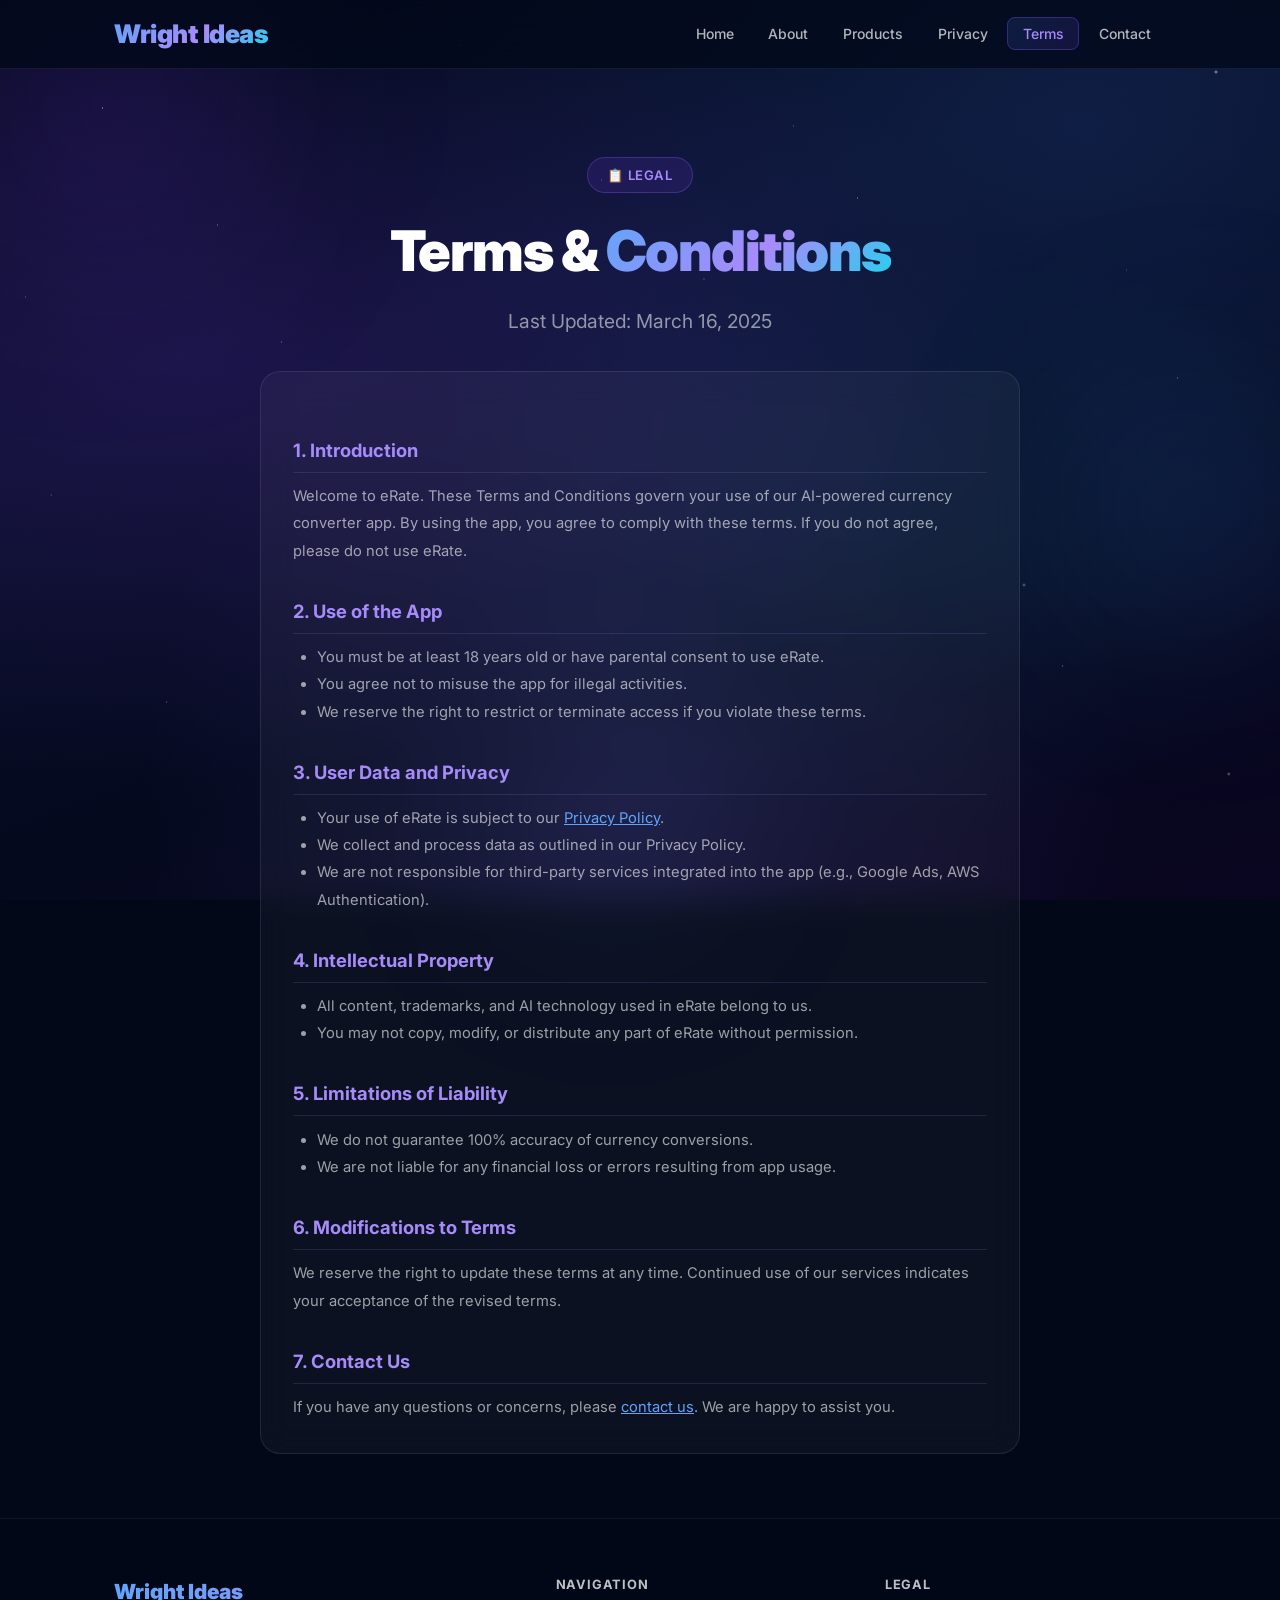
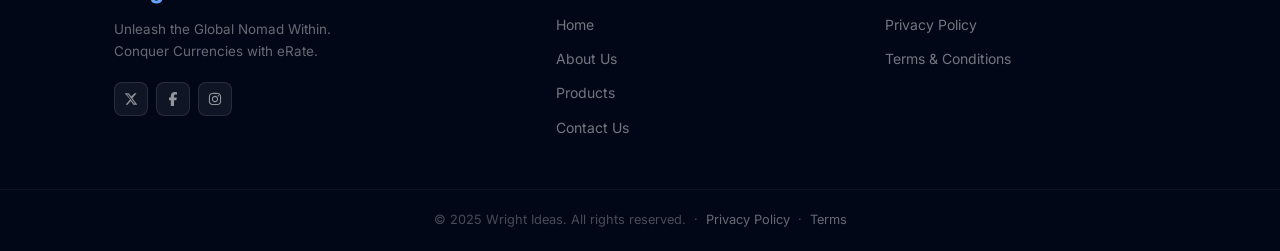
<file: terms.html>
<!DOCTYPE html>
<html lang="en">
<head>
  <meta charset="utf-8"/>
  <meta name="viewport" content="width=device-width, initial-scale=1"/>
  <title>Terms &amp; Conditions — Wright Ideas</title>
  <meta name="description" content="Terms and Conditions for using eRate and Wright Ideas apps."/>
  <link rel="icon" href="favicon.ico" type="image/x-icon" sizes="16x16"/>
  <link rel="stylesheet" href="custom.css"/>
</head>
<body>
  <div class="orb orb-1"></div>
  <div class="orb orb-2"></div>
  <div class="orb orb-3"></div>

  <div class="page-wrapper">

    <!-- HEADER -->
    <header class="site-header">
      <div class="header-inner">
        <a class="brand" href="/">Wright Ideas</a>
        <ul class="nav-links">
          <li><a href="/">Home</a></li>
          <li><a href="/about">About</a></li>
          <li><a href="/products">Products</a></li>
          <li><a href="/privacy">Privacy</a></li>
          <li><a href="/terms" class="active">Terms</a></li>
          <li><a href="/contact">Contact</a></li>
        </ul>
        <button class="hamburger" id="menuBtn" aria-label="Toggle menu">
          <svg width="20" height="20" fill="none" stroke="currentColor" stroke-width="2" viewBox="0 0 24 24">
            <path stroke-linecap="round" stroke-linejoin="round" d="M4 6h16M4 12h16M4 18h16"/>
          </svg>
        </button>
      </div>
      <nav class="mobile-nav" id="mobileNav">
        <a href="/">Home</a>
        <a href="/about">About</a>
        <a href="/products">Products</a>
        <a href="/privacy">Privacy</a>
        <a href="/terms" class="active">Terms</a>
        <a href="/contact">Contact</a>
      </nav>
    </header>

    <main>
      <section class="hero" style="padding-bottom:2rem;">
        <div class="hero-badge">📋 Legal</div>
        <h1 class="hero-title" style="font-size:clamp(2rem,5vw,3.5rem);">Terms &amp; <span class="grad-text">Conditions</span></h1>
        <p class="hero-sub" style="margin-bottom:0;">Last Updated: March 16, 2025</p>
      </section>

      <section class="section" style="padding-top:0;">
        <div class="section-inner">
          <div class="glass-card legal-body fade-up" style="max-width:760px;margin:0 auto;">

            <h2>1. Introduction</h2>
            <p>
              Welcome to eRate. These Terms and Conditions govern your use of our AI-powered currency converter app. By using the app, you agree to comply with these terms. If you do not agree, please do not use eRate.
            </p>

            <h2>2. Use of the App</h2>
            <ul>
              <li>You must be at least 18 years old or have parental consent to use eRate.</li>
              <li>You agree not to misuse the app for illegal activities.</li>
              <li>We reserve the right to restrict or terminate access if you violate these terms.</li>
            </ul>

            <h2>3. User Data and Privacy</h2>
            <ul>
              <li>Your use of eRate is subject to our <a href="/privacy">Privacy Policy</a>.</li>
              <li>We collect and process data as outlined in our Privacy Policy.</li>
              <li>We are not responsible for third-party services integrated into the app (e.g., Google Ads, AWS Authentication).</li>
            </ul>

            <h2>4. Intellectual Property</h2>
            <ul>
              <li>All content, trademarks, and AI technology used in eRate belong to us.</li>
              <li>You may not copy, modify, or distribute any part of eRate without permission.</li>
            </ul>

            <h2>5. Limitations of Liability</h2>
            <ul>
              <li>We do not guarantee 100% accuracy of currency conversions.</li>
              <li>We are not liable for any financial loss or errors resulting from app usage.</li>
            </ul>

            <h2>6. Modifications to Terms</h2>
            <p>
              We reserve the right to update these terms at any time. Continued use of our services indicates your acceptance of the revised terms.
            </p>

            <h2>7. Contact Us</h2>
            <p>
              If you have any questions or concerns, please <a href="/contact">contact us</a>. We are happy to assist you.
            </p>

          </div>
        </div>
      </section>
    </main>

    <!-- FOOTER -->
    <footer class="site-footer">
      <div class="footer-inner">
        <div>
          <span class="footer-brand-text">Wright Ideas</span>
          <p class="footer-tagline">Unleash the Global Nomad Within.<br/>Conquer Currencies with eRate.</p>
          <div class="footer-socials">
            <a href="#" class="social-btn" aria-label="Twitter/X">
              <svg width="14" height="14" viewBox="0 0 24 24" fill="currentColor"><path d="M18.244 2.25h3.308l-7.227 8.26 8.502 11.24H16.17l-4.714-6.231-5.401 6.231H2.744l7.737-8.835L1.254 2.25H8.08l4.259 5.63 5.905-5.63zm-1.161 17.52h1.833L7.084 4.126H5.117z"/></svg>
            </a>
            <a href="#" class="social-btn" aria-label="Facebook">
              <svg width="14" height="14" viewBox="0 0 320 512" fill="currentColor"><path d="M80 299.3V512H196V299.3h86.5l18-97.8H196V166.9c0-51.7 20.3-71.5 72.7-71.5c16.3 0 29.4.4 37 1.2V7.9C291.4 4 256.4 0 236.2 0C129.3 0 80 50.5 80 159.4v42.1H14v97.8H80z"/></svg>
            </a>
            <a href="https://www.instagram.com/erate.app/" target="_blank" rel="noopener" class="social-btn" aria-label="Instagram">
              <svg width="14" height="14" viewBox="0 0 448 512" fill="currentColor"><path d="M224.1 141c-63.6 0-114.9 51.3-114.9 114.9s51.3 114.9 114.9 114.9S339 319.5 339 255.9 287.7 141 224.1 141zm0 189.6c-41.1 0-74.7-33.5-74.7-74.7s33.5-74.7 74.7-74.7 74.7 33.5 74.7 74.7-33.6 74.7-74.7 74.7zm146.4-194.3c0 14.9-12 26.8-26.8 26.8-14.9 0-26.8-12-26.8-26.8s12-26.8 26.8-26.8 26.8 12 26.8 26.8zm76.1 27.2c-1.7-35.9-9.9-67.7-36.2-93.9-26.2-26.2-58-34.4-93.9-36.2-37-2.1-147.9-2.1-184.9 0-35.8 1.7-67.6 9.9-93.9 36.1s-34.4 58-36.2 93.9c-2.1 37-2.1 147.9 0 184.9 1.7 35.9 9.9 67.7 36.2 93.9s58 34.4 93.9 36.2c37 2.1 147.9 2.1 184.9 0 35.9-1.7 67.7-9.9 93.9-36.2 26.2-26.2 34.4-58 36.2-93.9 2.1-37 2.1-147.8 0-184.8zM398.8 388c-7.8 19.6-22.9 34.7-42.6 42.6-29.5 11.7-99.5 9-132.1 9s-102.7 2.6-132.1-9c-19.6-7.8-34.7-22.9-42.6-42.6-11.7-29.5-9-99.5-9-132.1s-2.6-102.7 9-132.1c7.8-19.6 22.9-34.7 42.6-42.6 29.5-11.7 99.5-9 132.1-9s102.7-2.6 132.1 9c19.6 7.8 34.7 22.9 42.6 42.6 11.7 29.5 9 99.5 9 132.1s2.7 102.7-9 132.1z"/></svg>
            </a>
          </div>
        </div>
        <div>
          <p class="footer-heading">Navigation</p>
          <ul class="footer-links">
            <li><a href="/">Home</a></li>
            <li><a href="/about">About Us</a></li>
            <li><a href="/products">Products</a></li>
            <li><a href="/contact">Contact Us</a></li>
          </ul>
        </div>
        <div>
          <p class="footer-heading">Legal</p>
          <ul class="footer-links">
            <li><a href="/privacy">Privacy Policy</a></li>
            <li><a href="/terms">Terms &amp; Conditions</a></li>
          </ul>
        </div>
      </div>
      <div class="footer-bottom">
        © 2025 Wright Ideas. All rights reserved. &nbsp;·&nbsp;
        <a href="/privacy" style="color:rgba(255,255,255,.4);text-decoration:none;">Privacy Policy</a> &nbsp;·&nbsp;
        <a href="/terms" style="color:rgba(255,255,255,.4);text-decoration:none;">Terms</a>
      </div>
    </footer>

  </div>

  <script>
    document.getElementById('menuBtn').addEventListener('click', function() {
      document.getElementById('mobileNav').classList.toggle('open');
    });
    const observer = new IntersectionObserver(entries => {
      entries.forEach(e => { if (e.isIntersecting) e.target.classList.add('visible'); });
    }, { threshold: 0.12 });
    document.querySelectorAll('.fade-up').forEach(el => observer.observe(el));
  </script>
</body>
</html>
</file>
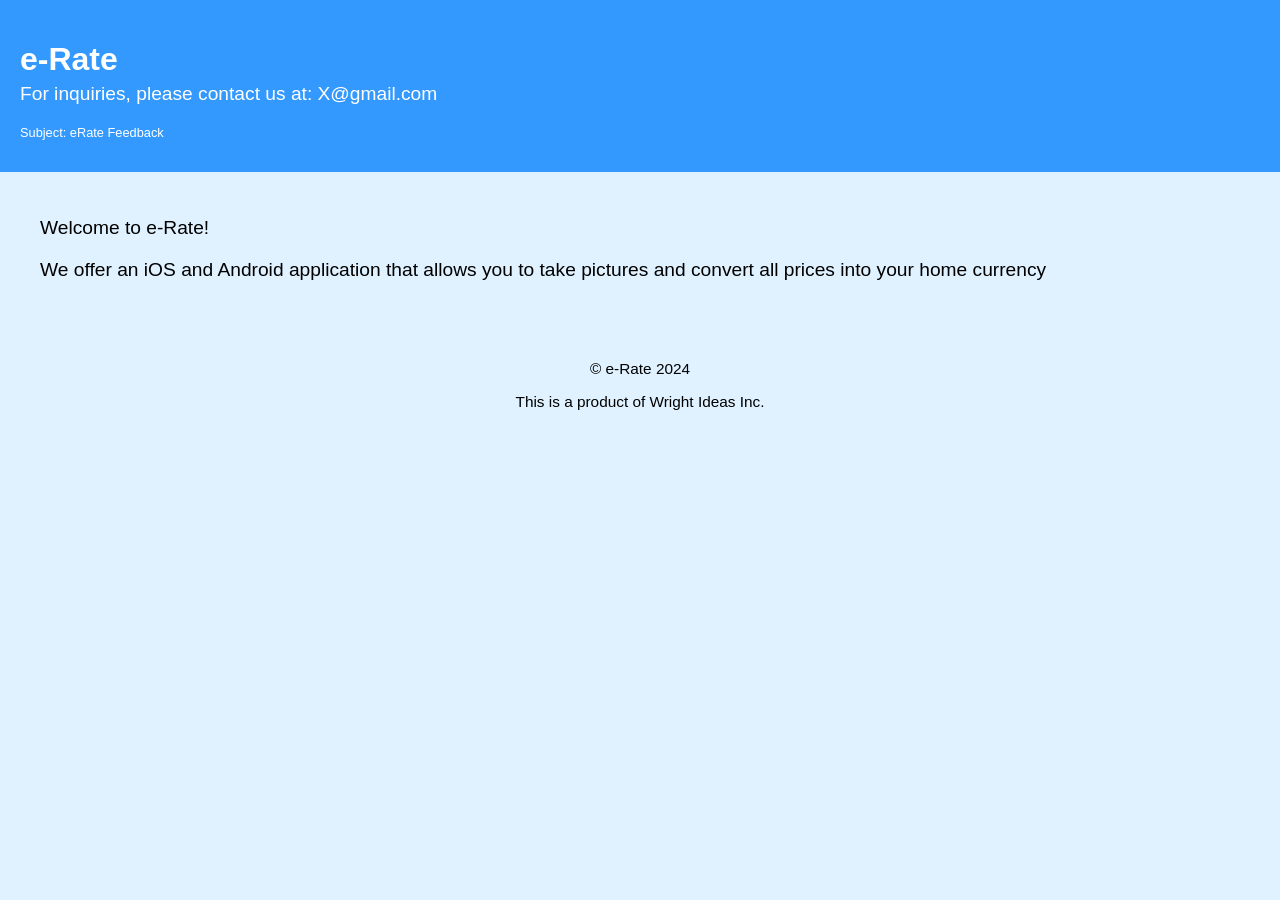
<file: archive/contactPage.html>
<!DOCTYPE html>
<html lang="en">
<head>
  <meta charset="UTF-8">
  <meta name="viewport" content="width=device-width, initial-scale=1.0">
  <title>e-Rate</title>
  <style>
    body {
      font-family: Arial, sans-serif;
      margin: 0;
      padding: 0;
      background-color: #e0f2ff;  /* Light blue background */
    }

    header {
      background-color: #3399ff;  /* Dark blue header */
      color: white;
      padding: 20px;
    }

    h1 {
      font-size: 2em;
      margin-bottom: 0;
    }

    p {
      font-size: 1.2em;
      margin-top: 5px;
    }

    main {
      padding: 40px;
    }

    .contact {
      text-align: center;
      font-size: 0.8em;
      margin-top: 20px;
    }
  </style>
</head>
<body>
  <header>
    <h1>e-Rate</h1>
    <p>For inquiries, please contact us at: X@gmail.com</p>
    <p style="font-size: 0.8em; margin-top: 5px;">Subject: eRate Feedback</p>  </header>

  <main>
    <p>Welcome to e-Rate!</p>
    <p>We offer an iOS and Android application that allows you to take pictures and convert all prices into your home currency</p>
  </main>

  <div class="contact">
    <p>&copy; e-Rate 2024</p>
    <p>This is a product of Wright Ideas Inc.</p>
  </div>
</body>
</html>
</file>
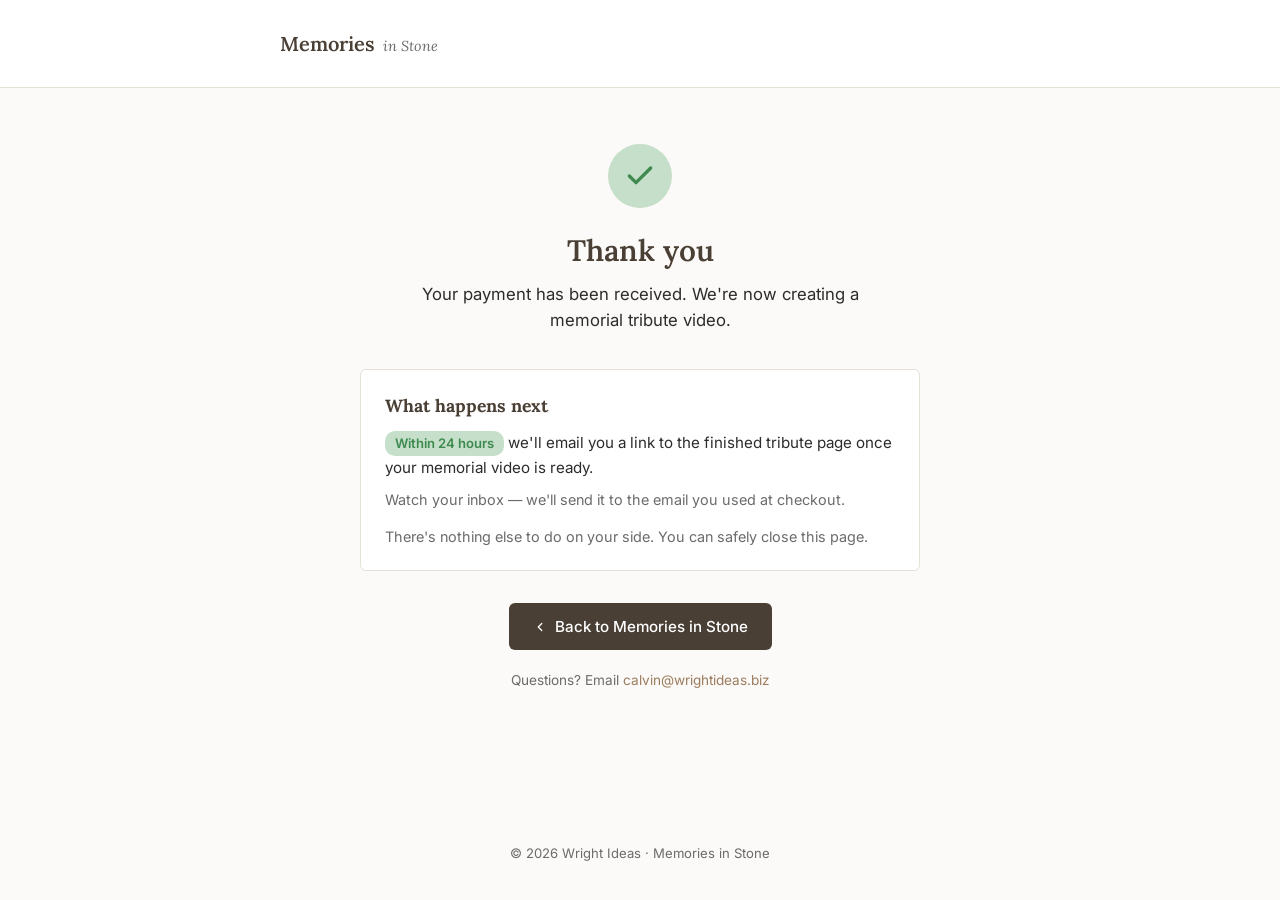
<file: memories/order/success.html>
<!DOCTYPE html>
<html lang="en">
<head>
  <meta charset="utf-8"/>
  <meta name="viewport" content="width=device-width, initial-scale=1"/>
  <title>Thank you — Memories in Stone</title>
  <meta name="description" content="Your order has been received. We're now creating your memorial tribute video."/>
  <meta name="robots" content="noindex"/>
  <link rel="icon" href="https://wrightideas.biz/favicon.ico" type="image/x-icon" sizes="16x16"/>
  <link rel="preconnect" href="https://fonts.googleapis.com"/>
  <link rel="preconnect" href="https://fonts.gstatic.com" crossorigin/>
  <link href="https://fonts.googleapis.com/css2?family=Lora:ital,wght@0,400;0,600;1,400&family=Inter:wght@400;500;600&display=swap" rel="stylesheet"/>

  <style>
    :root {
      --bg:          #fbfaf8;
      --surface:     #ffffff;
      --card:        #f9f6f2;
      --text:        #2c2c2c;
      --text-light:  #6b6b6b;
      --stone:       #4a3f35;
      --accent:      #9c7c5e;
      --accent-soft: #c5dfca;
      --success:     #3f8a4f;
      --border:      #e5e0d8;
    }

    * { box-sizing: border-box; }
    html, body { margin: 0; padding: 0; }
    body {
      background: var(--bg);
      color: var(--text);
      font-family: 'Inter', -apple-system, BlinkMacSystemFont, 'Segoe UI', sans-serif;
      line-height: 1.55;
      min-height: 100vh;
      display: flex;
      flex-direction: column;
    }

    /* Header */
    .page-header {
      padding: 28px 24px;
      border-bottom: 1px solid var(--border);
      background: var(--surface);
    }
    .page-header-inner {
      max-width: 720px;
      margin: 0 auto;
      display: flex;
      align-items: baseline;
      gap: 8px;
    }
    .brand {
      text-decoration: none;
      color: var(--stone);
      font-family: 'Lora', Georgia, serif;
      font-weight: 600;
      font-size: 1.25rem;
    }
    .brand-sub {
      font-family: 'Lora', Georgia, serif;
      font-style: italic;
      font-weight: 400;
      color: var(--text-light);
      font-size: 0.9rem;
    }

    /* Main */
    main {
      flex: 1;
      padding: 56px 24px 40px;
      display: flex;
      justify-content: center;
    }
    .container {
      width: 100%;
      max-width: 560px;
    }

    /* Loading state */
    .loading-state {
      text-align: center;
      color: var(--text-light);
      padding: 48px 0;
    }
    .loading-pulse {
      width: 48px;
      height: 48px;
      margin: 0 auto 20px;
      border-radius: 50%;
      background: var(--accent-soft);
      animation: pulse 1.6s ease-in-out infinite;
    }
    @keyframes pulse {
      0%, 100% { transform: scale(1); opacity: 0.5; }
      50%      { transform: scale(1.08); opacity: 1; }
    }

    /* Success state */
    .check-circle {
      width: 64px;
      height: 64px;
      margin: 0 auto 24px;
      border-radius: 50%;
      background: var(--accent-soft);
      display: flex;
      align-items: center;
      justify-content: center;
      color: var(--success);
    }

    h1.thanks {
      font-family: 'Lora', Georgia, serif;
      font-weight: 600;
      font-size: 1.85rem;
      margin: 0 0 12px;
      color: var(--stone);
      text-align: center;
      line-height: 1.25;
    }
    p.lede {
      text-align: center;
      color: var(--text);
      font-size: 1.05rem;
      margin: 0 auto 36px;
      max-width: 460px;
    }
    p.lede strong { color: var(--stone); }

    /* Order card */
    .order-card {
      background: var(--card);
      border-left: 4px solid var(--accent);
      border-radius: 6px;
      padding: 20px 24px;
      margin: 0 0 32px;
    }
    .order-card-title {
      font-family: 'Lora', Georgia, serif;
      font-size: 0.78rem;
      letter-spacing: 0.08em;
      text-transform: uppercase;
      color: var(--accent);
      margin: 0 0 14px;
    }
    .order-row {
      display: flex;
      justify-content: space-between;
      gap: 16px;
      padding: 7px 0;
      font-size: 0.95rem;
    }
    .order-row + .order-row { border-top: 1px dashed var(--border); }
    .order-row .label { color: var(--text-light); }
    .order-row .value { color: var(--text); font-weight: 500; text-align: right; }
    .order-row .value.mono {
      font-family: 'SF Mono', Menlo, Consolas, monospace;
      font-size: 0.9rem;
    }

    /* Next steps */
    .next-steps {
      background: var(--surface);
      border: 1px solid var(--border);
      border-radius: 6px;
      padding: 22px 24px;
      margin: 0 0 32px;
    }
    .next-steps h2 {
      font-family: 'Lora', Georgia, serif;
      font-size: 1.1rem;
      margin: 0 0 12px;
      color: var(--stone);
    }
    .next-steps p {
      margin: 0 0 10px;
      color: var(--text);
      font-size: 0.95rem;
    }
    .next-steps p:last-child { margin-bottom: 0; }
    .next-steps .timing {
      display: inline-block;
      background: var(--accent-soft);
      color: var(--success);
      padding: 2px 10px;
      border-radius: 10px;
      font-size: 0.82rem;
      font-weight: 600;
    }

    /* Footer actions */
    .actions {
      text-align: center;
      margin-top: 8px;
    }
    .btn-home {
      display: inline-flex;
      align-items: center;
      gap: 8px;
      padding: 12px 24px;
      background: var(--stone);
      color: #fff;
      text-decoration: none;
      border-radius: 6px;
      font-weight: 500;
      font-size: 0.95rem;
      transition: background 0.18s;
    }
    .btn-home:hover { background: #3a312a; }
    .help-line {
      margin-top: 20px;
      color: var(--text-light);
      font-size: 0.85rem;
      text-align: center;
    }
    .help-line a { color: var(--accent); text-decoration: none; }
    .help-line a:hover { text-decoration: underline; }

    /* Page footer */
    .page-footer {
      padding: 24px;
      text-align: center;
      color: var(--text-light);
      font-size: 0.82rem;
    }
    .page-footer a { color: var(--text-light); text-decoration: none; }
    .page-footer a:hover { color: var(--stone); }

    /* Fade-in */
    .fade-in {
      animation: fadeIn 0.5s ease-out both;
    }
    @keyframes fadeIn {
      from { opacity: 0; transform: translateY(8px); }
      to   { opacity: 1; transform: translateY(0); }
    }

    @media (max-width: 480px) {
      main { padding: 32px 18px 24px; }
      h1.thanks { font-size: 1.55rem; }
      p.lede { font-size: 1rem; }
      .order-card, .next-steps { padding: 18px 18px; }
    }
  </style>
</head>
<body>

  <header class="page-header">
    <div class="page-header-inner">
      <a class="brand" href="/">Memories</a>
      <span class="brand-sub">in Stone</span>
    </div>
  </header>

  <main>
    <div class="container">

      <!-- Loading state (shown by default) -->
      <div id="loadingState" class="loading-state">
        <div class="loading-pulse" aria-hidden="true"></div>
        <p>Loading your order…</p>
      </div>

      <!-- Success state (populated after fetch) -->
      <div id="successState" style="display:none;">

        <div class="check-circle fade-in" aria-hidden="true">
          <svg width="32" height="32" viewBox="0 0 24 24" fill="none" stroke="currentColor" stroke-width="2.5" stroke-linecap="round" stroke-linejoin="round">
            <polyline points="20 6 9 17 4 12"/>
          </svg>
        </div>

        <h1 class="thanks fade-in" id="thanksHeading">Thank you</h1>
        <p class="lede fade-in" id="ledeCopy">
          Your payment has been received. We're now creating a memorial tribute video.
        </p>

        <!-- Order details (hidden until we have data) -->
        <div id="orderCard" class="order-card fade-in" style="display:none;">
          <p class="order-card-title">Order details</p>
          <div class="order-row">
            <span class="label">Order ID</span>
            <span class="value mono" id="orderIdShort">—</span>
          </div>
          <div class="order-row" id="rowLovedOne" style="display:none;">
            <span class="label">In memory of</span>
            <span class="value" id="orderLovedOne">—</span>
          </div>
          <div class="order-row" id="rowStones" style="display:none;">
            <span class="label">Stone</span>
            <span class="value" id="orderStones">—</span>
          </div>
          <div class="order-row" id="rowTotal" style="display:none;">
            <span class="label">Total paid</span>
            <span class="value" id="orderTotal">—</span>
          </div>
        </div>

        <div class="next-steps fade-in">
          <h2>What happens next</h2>
          <p>
            <span class="timing">Within 24 hours</span>
            we'll email you a link to the finished tribute page once your memorial video is ready.
          </p>
          <p id="emailLine" style="color:var(--text-light); font-size:0.9rem;">
            Watch your inbox — we'll send it to the email you used at checkout.
          </p>
          <p style="color:var(--text-light); font-size:0.9rem; margin-top:14px;">
            There's nothing else to do on your side. You can safely close this page.
          </p>
        </div>

        <div class="actions">
          <a href="/" class="btn-home">
            <svg width="14" height="14" viewBox="0 0 24 24" fill="none" stroke="currentColor" stroke-width="2.2" stroke-linecap="round" stroke-linejoin="round"><polyline points="15 18 9 12 15 6"/></svg>
            Back to Memories in Stone
          </a>
          <p class="help-line">
            Questions? Email
            <a href="mailto:calvin@wrightideas.biz">calvin@wrightideas.biz</a>
          </p>
        </div>

      </div><!-- /successState -->

    </div>
  </main>

  <footer class="page-footer">
    <p>&copy; 2026 <a href="/">Wright Ideas</a> · <a href="/">Memories in Stone</a></p>
  </footer>

  <script>
    /* ============================================================
       SUCCESS PAGE — API CONFIG
       Keep in sync with memories/index.html and memories/tribute.html
       ============================================================ */
    const API_BASE = 'https://621yr9lwh0.execute-api.eu-west-1.amazonaws.com/dev';

    /* ---- Helpers ---- */
    function $(id) { return document.getElementById(id); }
    function show(id) { const el = $(id); if (el) el.style.display = ''; }
    function hide(id) { const el = $(id); if (el) el.style.display = 'none'; }
    function setText(id, text) { const el = $(id); if (el) el.textContent = text; }

    function shortOrderId(id) {
      if (!id) return '—';
      // Strip dashes, uppercase, take first 8 chars: matches the format used in
      // the order confirmation email (backend/src/shared/email_utils.py)
      return '#' + id.replace(/-/g, '').slice(0, 8).toUpperCase();
    }

    function formatEuros(amount) {
      if (amount == null) return '';
      const n = Number(amount);
      if (Number.isNaN(n)) return '';
      return '€' + n.toFixed(2);
    }

    function getQueryParam(name) {
      const params = new URLSearchParams(window.location.search);
      return params.get(name);
    }

    /* ---- Render fallback (no order_id, or fetch failed) ---- */
    function renderGeneric() {
      hide('loadingState');
      show('successState');
      // Heading + lede already say sensible default things; just don't show the
      // order card. Keep the "what happens next" section since it still applies.
    }

    /* ---- Render with fetched order data ---- */
    function renderOrder(data) {
      hide('loadingState');
      show('successState');

      const name = (data.customer_name || '').trim();
      if (name) {
        setText('thanksHeading', 'Thank you, ' + name.split(' ')[0]);
      }

      const loved = (data.loved_one_name || '').trim();
      if (loved) {
        setText('ledeCopy', "Your payment has been received. We're now creating a memorial tribute video for ");
        const strong = document.createElement('strong');
        strong.textContent = loved + '.';
        $('ledeCopy').appendChild(strong);
      }

      setText('orderIdShort', shortOrderId(data.order_id));

      if (loved) {
        setText('orderLovedOne', loved);
        show('rowLovedOne');
      }

      const qty = data.stone_quantity;
      if (qty) {
        const styleLabel = (data.stone_style === 'black_slate') ? 'Black Slate' : (data.stone_style || 'Stone');
        setText('orderStones', qty + 'x ' + styleLabel);
        show('rowStones');
      }

      const total = data.total_amount_euros;
      if (total != null) {
        setText('orderTotal', formatEuros(total));
        show('rowTotal');
      }

      show('orderCard');
    }

    /* ---- Main ---- */
    async function init() {
      const orderId = getQueryParam('order_id');

      // No order_id — show generic confirmation, but they still know payment worked
      if (!orderId) {
        renderGeneric();
        return;
      }

      try {
        const resp = await fetch(API_BASE + '/orders/' + encodeURIComponent(orderId));
        if (!resp.ok) {
          // Order not yet visible to GET (race between checkout completion and webhook
          // writing the PAID status) — still show a generic confirmation.
          renderGeneric();
          setText('orderIdShort', shortOrderId(orderId));
          show('orderCard');
          return;
        }
        const data = await resp.json();
        renderOrder(data);
      } catch (e) {
        // Network error — fall back to generic copy
        renderGeneric();
        setText('orderIdShort', shortOrderId(orderId));
        show('orderCard');
      }
    }

    init();
  </script>

</body>
</html>
</file>
<file: custom.css>
/* ============================================================
   WRIGHT IDEAS — Space Theme
   Space blue / deep purple palette, glassmorphism, animations
   ============================================================ */

@import url('https://fonts.googleapis.com/css2?family=Inter:wght@400;500;600;700;800;900&display=swap');

/* ---- Variables ---- */
:root {
  --space-950: #020818;
  --space-900: #050b1f;
  --space-800: #0a1628;
  --blue:       #3b82f6;
  --blue-light: #60a5fa;
  --purple:     #7c3aed;
  --purple-mid: #8b5cf6;
  --purple-light:#a78bfa;
  --cyan:       #22d3ee;
  --glass-bg:   rgba(255,255,255,0.05);
  --glass-border:rgba(255,255,255,0.10);
  --text-primary:#f1f5f9;
  --text-muted:  rgba(255,255,255,0.55);
}

/* ---- Reset ---- */
*, *::before, *::after { box-sizing: border-box; margin: 0; padding: 0; }
html { scroll-behavior: smooth; }

body {
  font-family: 'Inter', -apple-system, BlinkMacSystemFont, 'Segoe UI', sans-serif;
  background-color: var(--space-950);
  color: var(--text-primary);
  min-height: 100vh;
  overflow-x: hidden;
  line-height: 1.6;
}

/* ---- Animated Nebula Background ---- */
body::before {
  content: '';
  position: fixed;
  inset: 0;
  z-index: -2;
  background:
    radial-gradient(ellipse at 15% 40%, rgba(124,58,237,0.18) 0%, transparent 55%),
    radial-gradient(ellipse at 85% 15%, rgba(59,130,246,0.14) 0%, transparent 50%),
    radial-gradient(ellipse at 50% 90%, rgba(99,102,241,0.12) 0%, transparent 55%),
    radial-gradient(ellipse at 70% 60%, rgba(34,211,238,0.06) 0%, transparent 40%),
    linear-gradient(160deg, #020818 0%, #080e28 35%, #05091e 65%, #0a0520 100%);
  animation: nebula 18s ease-in-out infinite alternate;
}

/* ---- Star field ---- */
body::after {
  content: '';
  position: fixed;
  inset: 0;
  z-index: -1;
  background-image:
    radial-gradient(1px 1px at  8% 12%, rgba(255,255,255,.70) 0%, transparent 100%),
    radial-gradient(1px 1px at 22% 38%, rgba(255,255,255,.45) 0%, transparent 100%),
    radial-gradient(2px 2px at 36%  5%, rgba(200,210,255,.65) 0%, transparent 100%),
    radial-gradient(1px 1px at 51% 48%, rgba(255,255,255,.35) 0%, transparent 100%),
    radial-gradient(1px 1px at 67% 22%, rgba(255,255,255,.55) 0%, transparent 100%),
    radial-gradient(2px 2px at 80% 65%, rgba(180,200,255,.50) 0%, transparent 100%),
    radial-gradient(1px 1px at 13% 78%, rgba(255,255,255,.40) 0%, transparent 100%),
    radial-gradient(1px 1px at 29% 91%, rgba(255,255,255,.30) 0%, transparent 100%),
    radial-gradient(1px 1px at 58% 83%, rgba(255,255,255,.50) 0%, transparent 100%),
    radial-gradient(1px 1px at 92% 42%, rgba(255,255,255,.45) 0%, transparent 100%),
    radial-gradient(1px 1px at  4% 55%, rgba(255,255,255,.35) 0%, transparent 100%),
    radial-gradient(1px 1px at 74% 97%, rgba(255,255,255,.45) 0%, transparent 100%),
    radial-gradient(1px 1px at 44% 67%, rgba(255,255,255,.30) 0%, transparent 100%),
    radial-gradient(2px 2px at 95%  8%, rgba(255,255,255,.65) 0%, transparent 100%),
    radial-gradient(1px 1px at 17% 25%, rgba(200,210,255,.55) 0%, transparent 100%),
    radial-gradient(1px 1px at 62% 14%, rgba(180,200,255,.45) 0%, transparent 100%),
    radial-gradient(1px 1px at 38% 57%, rgba(220,210,255,.35) 0%, transparent 100%),
    radial-gradient(1px 1px at 83% 74%, rgba(200,220,255,.55) 0%, transparent 100%),
    radial-gradient(2px 2px at 96% 86%, rgba(255,255,255,.40) 0%, transparent 100%),
    radial-gradient(1px 1px at 55% 31%, rgba(255,255,255,.38) 0%, transparent 100%),
    radial-gradient(1px 1px at  2% 33%, rgba(255,255,255,.30) 0%, transparent 100%),
    radial-gradient(1px 1px at 47% 20%, rgba(200,220,255,.42) 0%, transparent 100%),
    radial-gradient(1px 1px at 72% 50%, rgba(255,255,255,.28) 0%, transparent 100%),
    radial-gradient(1px 1px at 88% 30%, rgba(180,200,255,.36) 0%, transparent 100%);
  animation: twinkle 5s ease-in-out infinite alternate;
}

@keyframes nebula {
  0%   { opacity: 1;    filter: hue-rotate(0deg); }
  50%  { opacity: 0.88; filter: hue-rotate(8deg);  }
  100% { opacity: 1;    filter: hue-rotate(-6deg); }
}
@keyframes twinkle {
  0%   { opacity: 0.55; }
  50%  { opacity: 1;    }
  100% { opacity: 0.65; }
}

/* ---- Floating Orbs ---- */
.orb {
  position: fixed;
  border-radius: 50%;
  filter: blur(90px);
  pointer-events: none;
  z-index: -1;
  will-change: transform;
}
.orb-1 {
  width: 450px; height: 450px;
  background: radial-gradient(circle, rgba(124,58,237,.22) 0%, transparent 70%);
  top: -120px; left: -120px;
  animation: float1 24s ease-in-out infinite;
}
.orb-2 {
  width: 380px; height: 380px;
  background: radial-gradient(circle, rgba(59,130,246,.18) 0%, transparent 70%);
  top: 35%; right: -100px;
  animation: float2 20s ease-in-out infinite;
}
.orb-3 {
  width: 320px; height: 320px;
  background: radial-gradient(circle, rgba(99,102,241,.14) 0%, transparent 70%);
  bottom: -80px; left: 35%;
  animation: float3 28s ease-in-out infinite;
}
@keyframes float1 {
  0%,100% { transform: translate(0,0) scale(1); }
  33%      { transform: translate(40px,-30px) scale(1.06); }
  66%      { transform: translate(-20px, 40px) scale(0.94); }
}
@keyframes float2 {
  0%,100% { transform: translate(0,0); }
  50%      { transform: translate(-30px, 25px); }
}
@keyframes float3 {
  0%,100% { transform: translate(0,0) scale(1); }
  40%      { transform: translate(25px,-20px) scale(1.04); }
  80%      { transform: translate(-15px, 35px) scale(0.97); }
}

/* ---- Page Wrapper ---- */
.page-wrapper { min-height: 100vh; display: flex; flex-direction: column; }
.page-wrapper main { flex: 1; }

/* ---- Header / Nav ---- */
.site-header {
  position: sticky; top: 0; z-index: 200;
  background: rgba(2,8,24,0.75);
  backdrop-filter: blur(24px);
  -webkit-backdrop-filter: blur(24px);
  border-bottom: 1px solid rgba(255,255,255,0.07);
  padding: 0.85rem 0;
}
.header-inner {
  max-width: 1100px;
  margin: 0 auto;
  padding: 0 1.5rem;
  display: flex;
  align-items: center;
  justify-content: space-between;
  gap: 1rem;
}
.brand {
  font-size: 1.6rem; font-weight: 900; letter-spacing: -0.5px;
  background: linear-gradient(135deg, #60a5fa 0%, #a78bfa 55%, #22d3ee 100%);
  -webkit-background-clip: text; -webkit-text-fill-color: transparent; background-clip: text;
  text-decoration: none;
  flex-shrink: 0;
}
.brand:hover { opacity: 0.85; }

.nav-links {
  display: flex; align-items: center; gap: 0.25rem;
  list-style: none;
  flex-wrap: wrap;
}
.nav-links a {
  color: rgba(255,255,255,0.70);
  padding: 0.45rem 0.9rem;
  border-radius: 8px;
  text-decoration: none;
  font-size: 0.875rem; font-weight: 500;
  transition: all 0.2s;
  border: 1px solid transparent;
  white-space: nowrap;
}
.nav-links a:hover {
  color: #fff;
  background: rgba(255,255,255,0.08);
  border-color: rgba(255,255,255,0.10);
}
.nav-links a.active {
  color: #a78bfa;
  background: linear-gradient(135deg, rgba(59,130,246,.15), rgba(124,58,237,.15));
  border-color: rgba(139,92,246,.30);
}

/* Hamburger */
.hamburger {
  display: none;
  background: none; border: 1px solid rgba(255,255,255,0.15);
  border-radius: 8px; padding: 0.45rem;
  color: rgba(255,255,255,.7); cursor: pointer;
  transition: all 0.2s;
}
.hamburger:hover { background: rgba(255,255,255,0.08); color: #fff; }
.hamburger svg { display: block; }

.mobile-nav {
  display: none;
  flex-direction: column; gap: 0.25rem;
  padding: 0.75rem 1.5rem 1rem;
  border-top: 1px solid rgba(255,255,255,0.06);
  background: rgba(2,8,24,0.9);
}
.mobile-nav.open { display: flex; }
.mobile-nav a {
  color: rgba(255,255,255,0.70); padding: 0.6rem 0.9rem;
  border-radius: 8px; text-decoration: none;
  font-size: 0.9rem; font-weight: 500;
  transition: all 0.2s;
}
.mobile-nav a:hover { color: #fff; background: rgba(255,255,255,0.08); }
.mobile-nav a.active { color: #a78bfa; }

/* ---- Hero ---- */
.hero {
  text-align: center;
  padding: 5.5rem 1.5rem 4rem;
  position: relative;
}
.hero-badge {
  display: inline-flex; align-items: center; gap: 0.5rem;
  padding: 0.4rem 1.2rem;
  background: rgba(124,58,237,.14);
  border: 1px solid rgba(139,92,246,.30);
  border-radius: 100px;
  color: #a78bfa; font-size: 0.82rem; font-weight: 600;
  letter-spacing: 0.6px; margin-bottom: 1.75rem;
  text-transform: uppercase;
}
.hero-title {
  font-size: clamp(2.8rem, 7vw, 5rem);
  font-weight: 900; line-height: 1.08;
  color: #fff; margin-bottom: 1.5rem;
  letter-spacing: -1.5px;
}
.hero-sub {
  font-size: clamp(1rem, 2vw, 1.2rem);
  color: var(--text-muted); max-width: 580px;
  margin: 0 auto 2.75rem; line-height: 1.75;
}
.hero-buttons { display: flex; gap: 1rem; justify-content: center; flex-wrap: wrap; }

/* App mockup glow ring */
.hero-visual {
  margin-top: 4rem;
  position: relative;
  display: flex; justify-content: center;
}
.hero-visual-inner {
  position: relative;
  border-radius: 24px;
  overflow: hidden;
  border: 1px solid rgba(255,255,255,0.12);
  box-shadow:
    0 0 0 1px rgba(139,92,246,.2),
    0 30px 80px rgba(0,0,0,.6),
    0 0 60px rgba(124,58,237,.2);
  max-width: 360px;
}
.hero-visual-inner img { display: block; width: 100%; height: auto; }
.hero-glow {
  position: absolute; inset: -40px;
  background: radial-gradient(circle, rgba(124,58,237,.25) 0%, transparent 65%);
  pointer-events: none;
  animation: glow-pulse 3s ease-in-out infinite;
}

/* ---- Buttons ---- */
.btn-primary {
  display: inline-flex; align-items: center; gap: 0.5rem;
  padding: 0.8rem 2rem;
  background: linear-gradient(135deg, #2563eb, #7c3aed);
  color: #fff; font-weight: 700; font-size: 0.95rem;
  border-radius: 12px; text-decoration: none; border: none; cursor: pointer;
  position: relative; overflow: hidden;
  box-shadow: 0 4px 20px rgba(124,58,237,.40);
  transition: all 0.3s ease;
}
.btn-primary::before {
  content: ''; position: absolute; inset: 0;
  background: linear-gradient(135deg, rgba(255,255,255,.15), transparent);
  opacity: 0; transition: opacity 0.3s;
}
.btn-primary:hover {
  transform: translateY(-2px);
  box-shadow: 0 8px 30px rgba(124,58,237,.55), 0 0 50px rgba(59,130,246,.15);
}
.btn-primary:hover::before { opacity: 1; }

.btn-secondary {
  display: inline-flex; align-items: center; gap: 0.5rem;
  padding: 0.8rem 2rem;
  background: rgba(255,255,255,.07);
  color: rgba(255,255,255,.9); font-weight: 700; font-size: 0.95rem;
  border-radius: 12px; text-decoration: none;
  border: 1px solid rgba(255,255,255,.15); cursor: pointer;
  transition: all 0.3s ease;
}
.btn-secondary:hover {
  background: rgba(255,255,255,.12);
  border-color: rgba(255,255,255,.25);
  transform: translateY(-2px);
}

/* ---- Glass Card ---- */
.glass-card {
  background: rgba(255,255,255,.04);
  backdrop-filter: blur(16px);
  -webkit-backdrop-filter: blur(16px);
  border: 1px solid rgba(255,255,255,.09);
  border-radius: 20px;
  padding: 2rem;
  transition: all 0.3s ease;
}
.glass-card:hover {
  background: rgba(255,255,255,.07);
  border-color: rgba(139,92,246,.30);
  transform: translateY(-3px);
  box-shadow: 0 20px 50px rgba(0,0,0,.35), 0 0 25px rgba(124,58,237,.10);
}

/* ---- Section ---- */
.section { padding: 4rem 1.5rem; }
.section-inner { max-width: 1100px; margin: 0 auto; }

.section-tag {
  display: inline-block;
  padding: 0.3rem 1rem;
  background: rgba(124,58,237,.12);
  border: 1px solid rgba(139,92,246,.25);
  border-radius: 100px;
  color: #a78bfa; font-size: 0.78rem; font-weight: 600;
  text-transform: uppercase; letter-spacing: 1px; margin-bottom: 1rem;
}
.section-title {
  font-size: clamp(1.9rem, 4vw, 2.8rem);
  font-weight: 800; color: #fff; margin-bottom: 0.75rem;
  letter-spacing: -0.5px;
}
.section-desc {
  color: var(--text-muted); font-size: 1rem;
  max-width: 520px; line-height: 1.7;
}

/* ---- Gradient Text ---- */
.grad-text {
  background: linear-gradient(135deg, #60a5fa 0%, #a78bfa 55%, #22d3ee 100%);
  -webkit-background-clip: text; -webkit-text-fill-color: transparent; background-clip: text;
}
.grad-text-purple {
  background: linear-gradient(135deg, #a78bfa, #c084fc);
  -webkit-background-clip: text; -webkit-text-fill-color: transparent; background-clip: text;
}

/* ---- Feature Cards ---- */
.features-grid {
  display: grid;
  grid-template-columns: repeat(auto-fit, minmax(260px, 1fr));
  gap: 1.25rem;
  margin-top: 2.5rem;
}
.feature-card {
  background: rgba(255,255,255,.04);
  border: 1px solid rgba(255,255,255,.08);
  border-radius: 16px; padding: 1.75rem;
  transition: all 0.3s ease;
}
.feature-card:hover {
  background: rgba(255,255,255,.07);
  border-color: rgba(139,92,246,.25);
  transform: translateY(-3px);
  box-shadow: 0 12px 35px rgba(0,0,0,.30);
}
.feature-icon {
  width: 46px; height: 46px; border-radius: 12px;
  display: flex; align-items: center; justify-content: center;
  font-size: 1.4rem; margin-bottom: 1rem;
}
.fi-blue   { background: rgba(59,130,246,.15); }
.fi-purple { background: rgba(124,58,237,.15); }
.fi-cyan   { background: rgba(34,211,238,.15); }
.fi-green  { background: rgba(34,197,94,.15); }

.feature-title {
  font-size: 1rem; font-weight: 700; color: #fff; margin-bottom: 0.4rem;
}
.feature-desc { font-size: 0.875rem; color: var(--text-muted); line-height: 1.6; }

/* ---- Product Card ---- */
.product-card {
  background: rgba(255,255,255,.04);
  border: 1px solid rgba(255,255,255,.09);
  border-radius: 22px; overflow: hidden;
  transition: all 0.35s ease;
  max-width: 380px;
}
.product-card:hover {
  border-color: rgba(139,92,246,.40);
  transform: translateY(-5px);
  box-shadow: 0 25px 60px rgba(0,0,0,.45), 0 0 35px rgba(124,58,237,.15);
}
.product-img-wrap {
  background: linear-gradient(135deg, rgba(59,130,246,.10), rgba(124,58,237,.10));
  padding: 2.5rem 2rem;
  display: flex; justify-content: center; align-items: center;
  min-height: 220px;
  position: relative;
}
.product-img-wrap::after {
  content: '';
  position: absolute; bottom: 0; left: 0; right: 0; height: 1px;
  background: linear-gradient(90deg, transparent, rgba(139,92,246,.3), transparent);
}
.product-img-wrap img {
  border-radius: 16px; max-width: 200px; max-height: 160px;
  object-fit: contain;
  box-shadow: 0 10px 30px rgba(0,0,0,.5);
  filter: drop-shadow(0 0 20px rgba(124,58,237,.3));
}
.product-info { padding: 1.5rem 1.75rem 2rem; }
.product-name {
  font-size: 1.3rem; font-weight: 800; color: #fff; margin-bottom: 0.5rem;
}
.product-desc { font-size: 0.9rem; color: var(--text-muted); margin-bottom: 1.5rem; line-height: 1.65; }
.product-tags { display: flex; flex-wrap: wrap; gap: 0.5rem; margin-bottom: 1.5rem; }
.product-tag {
  padding: 0.25rem 0.75rem;
  background: rgba(139,92,246,.12);
  border: 1px solid rgba(139,92,246,.22);
  border-radius: 100px; color: #a78bfa;
  font-size: 0.78rem; font-weight: 600;
}

/* ---- Store Buttons ---- */
.store-btns { display: flex; flex-wrap: wrap; gap: 0.6rem; }
.store-btn {
  display: inline-flex; align-items: center; gap: 0.45rem;
  padding: 0.55rem 1.1rem;
  background: rgba(255,255,255,.07);
  border: 1px solid rgba(255,255,255,.13);
  border-radius: 10px; color: #fff;
  text-decoration: none; font-size: 0.82rem; font-weight: 600;
  transition: all 0.2s;
}
.store-btn:hover {
  background: rgba(139,92,246,.20);
  border-color: rgba(139,92,246,.40);
  transform: translateY(-1px);
}
.store-btn img { width: 18px; height: 18px; object-fit: contain; filter: brightness(0) invert(1); opacity: 0.85; }
/* Accent variant — the "try eRate in your browser" one-click CTA */
.store-btn-web {
  background: linear-gradient(135deg, #7c3aed, #8b5cf6);
  border-color: rgba(139,92,246,.55);
}
.store-btn-web:hover {
  background: linear-gradient(135deg, #8b5cf6, #a78bfa);
  border-color: rgba(167,139,250,.7);
  transform: translateY(-1px);
}

/* ---- Contact ---- */
.contact-grid {
  display: grid;
  grid-template-columns: 1fr 1fr;
  gap: 2rem; align-items: start;
  margin-top: 2.5rem;
}
@media (max-width: 720px) { .contact-grid { grid-template-columns: 1fr; } }

.form-label {
  display: block; color: rgba(255,255,255,.75);
  font-size: 0.875rem; font-weight: 600; margin-bottom: 0.45rem;
}
.form-input, .form-textarea {
  width: 100%;
  padding: 0.8rem 1.1rem;
  background: rgba(255,255,255,.05);
  border: 1px solid rgba(255,255,255,.10);
  border-radius: 12px; color: #fff;
  font-size: 0.9rem; font-family: inherit;
  transition: all 0.2s; outline: none;
}
.form-input::placeholder, .form-textarea::placeholder { color: rgba(255,255,255,.30); }
.form-input:focus, .form-textarea:focus {
  border-color: rgba(139,92,246,.55);
  background: rgba(255,255,255,.07);
  box-shadow: 0 0 0 3px rgba(124,58,237,.15);
}
.form-group { margin-bottom: 1.25rem; }

.contact-info-card {
  display: flex; align-items: flex-start; gap: 1rem;
  padding: 1.1rem; border-radius: 14px;
  background: rgba(255,255,255,.03);
  border: 1px solid rgba(255,255,255,.07);
  margin-bottom: 0.85rem;
  transition: all 0.2s;
}
.contact-info-card:hover {
  background: rgba(124,58,237,.08);
  border-color: rgba(139,92,246,.22);
}
.ci-icon {
  width: 42px; height: 42px; border-radius: 11px; flex-shrink: 0;
  background: linear-gradient(135deg, rgba(59,130,246,.2), rgba(124,58,237,.2));
  display: flex; align-items: center; justify-content: center; font-size: 1.15rem;
}
.ci-label { font-size: 0.78rem; font-weight: 600; color: #a78bfa; text-transform: uppercase; letter-spacing: 0.5px; margin-bottom: 0.2rem; }
.ci-value { font-size: 0.9rem; color: rgba(255,255,255,.75); }
.ci-value a { color: rgba(255,255,255,.75); text-decoration: none; }
.ci-value a:hover { color: #a78bfa; }

/* ---- Footer ---- */
.site-footer {
  background: rgba(2,8,24,.92);
  border-top: 1px solid rgba(255,255,255,.06);
  padding: 3.5rem 0 0;
  margin-top: auto;
}
.footer-inner {
  max-width: 1100px; margin: 0 auto; padding: 0 1.5rem;
  display: grid; grid-template-columns: 1.4fr 1fr 1fr;
  gap: 3rem;
}
@media (max-width: 720px) { .footer-inner { grid-template-columns: 1fr; gap: 2rem; } }

.footer-brand-text {
  font-size: 1.3rem; font-weight: 900;
  background: linear-gradient(135deg, #60a5fa, #a78bfa);
  -webkit-background-clip: text; -webkit-text-fill-color: transparent; background-clip: text;
  display: block; margin-bottom: 0.6rem;
}
.footer-tagline { font-size: 0.84rem; color: rgba(255,255,255,.40); line-height: 1.65; margin-bottom: 1.25rem; }
.footer-socials { display: flex; gap: 0.5rem; }
.social-btn {
  width: 34px; height: 34px;
  display: flex; align-items: center; justify-content: center;
  background: rgba(255,255,255,.06);
  border: 1px solid rgba(255,255,255,.10);
  border-radius: 8px; color: rgba(255,255,255,.55);
  text-decoration: none; font-size: 0.85rem;
  transition: all 0.2s;
}
.social-btn:hover {
  background: rgba(124,58,237,.20);
  border-color: rgba(139,92,246,.40);
  color: #a78bfa; transform: translateY(-2px);
}
.footer-heading {
  font-size: 0.8rem; font-weight: 700; color: rgba(255,255,255,.75);
  text-transform: uppercase; letter-spacing: 0.8px; margin-bottom: 1rem;
}
.footer-links { list-style: none; }
.footer-links li { margin-bottom: 0.55rem; }
.footer-links a {
  color: rgba(255,255,255,.45); font-size: 0.875rem;
  text-decoration: none; transition: color 0.2s;
}
.footer-links a:hover { color: #a78bfa; }
.footer-links li span { color: rgba(255,255,255,.45); font-size: 0.875rem; }

.footer-bottom {
  text-align: center; margin-top: 2.5rem;
  padding: 1.25rem; border-top: 1px solid rgba(255,255,255,.05);
  color: rgba(255,255,255,.28); font-size: 0.8rem;
}

/* ---- Divider ---- */
.gradient-divider {
  height: 1px;
  background: linear-gradient(90deg, transparent, rgba(139,92,246,.4), rgba(59,130,246,.35), transparent);
  margin: 3.5rem 0;
}

/* ---- Legal ---- */
.legal-body { max-width: 760px; margin: 0 auto; }
.legal-body h2 {
  font-size: 1.15rem; font-weight: 700; color: #a78bfa;
  margin-top: 2rem; margin-bottom: 0.65rem;
  padding-bottom: 0.4rem;
  border-bottom: 1px solid rgba(167,139,250,.15);
}
.legal-body p, .legal-body li {
  font-size: 0.92rem; color: rgba(255,255,255,.60); line-height: 1.85;
}
.legal-body ul { padding-left: 1.5rem; margin: 0.5rem 0 1rem; }
.legal-body a { color: #60a5fa; }
.legal-body a:hover { text-decoration: underline; }

/* ---- About ---- */
.about-values {
  display: grid; grid-template-columns: repeat(auto-fit, minmax(220px, 1fr)); gap: 1.25rem; margin-top: 2rem;
}
.value-card {
  text-align: center; padding: 2rem 1.5rem;
  background: rgba(255,255,255,.04);
  border: 1px solid rgba(255,255,255,.08);
  border-radius: 16px; transition: all 0.3s;
}
.value-card:hover {
  background: rgba(255,255,255,.07);
  border-color: rgba(139,92,246,.25);
  transform: translateY(-3px);
}
.value-icon { font-size: 2.2rem; margin-bottom: 0.85rem; }
.value-title { font-size: 1rem; font-weight: 700; color: #fff; margin-bottom: 0.4rem; }
.value-desc { font-size: 0.85rem; color: var(--text-muted); line-height: 1.6; }

/* ---- 404 ---- */
.not-found-wrap {
  display: flex; flex-direction: column;
  align-items: center; justify-content: center;
  text-align: center; padding: 6rem 1.5rem;
  min-height: 60vh;
}
.not-found-num {
  font-size: clamp(6rem, 18vw, 12rem); font-weight: 900; line-height: 1;
  background: linear-gradient(135deg, #60a5fa, #a78bfa, #22d3ee);
  -webkit-background-clip: text; -webkit-text-fill-color: transparent; background-clip: text;
  margin-bottom: 1rem;
}
.not-found-title { font-size: 1.6rem; font-weight: 700; color: #fff; margin-bottom: 0.75rem; }
.not-found-desc { color: var(--text-muted); margin-bottom: 2.5rem; }

/* ---- Animations ---- */
@keyframes glow-pulse {
  0%,100% { box-shadow: 0 0 20px rgba(124,58,237,.25); }
  50%      { box-shadow: 0 0 45px rgba(124,58,237,.55), 0 0 80px rgba(59,130,246,.15); }
}
.glow-pulse { animation: glow-pulse 3s ease-in-out infinite; }

.fade-up {
  opacity: 0; transform: translateY(24px);
  transition: opacity 0.65s ease, transform 0.65s ease;
}
.fade-up.visible { opacity: 1; transform: translateY(0); }

/* ---- Scrollbar ---- */
::-webkit-scrollbar { width: 7px; }
::-webkit-scrollbar-track { background: var(--space-950); }
::-webkit-scrollbar-thumb {
  background: linear-gradient(180deg, #7c3aed, #3b82f6);
  border-radius: 4px;
}
::-webkit-scrollbar-thumb:hover { background: #8b5cf6; }

/* ---- Slideshow ---- */
.slideshow-wrap { margin-top: 2rem; }
.slideshow-label {
  font-size: 0.78rem; font-weight: 700; color: #a78bfa;
  text-transform: uppercase; letter-spacing: 0.8px;
  margin-bottom: 0.75rem; text-align: center;
}
.slideshow {
  position: relative;
  border-radius: 18px; overflow: hidden;
  background: rgba(0,0,0,.30);
  border: 1px solid rgba(255,255,255,0.10);
  aspect-ratio: 9/19.5;
  box-shadow: 0 15px 50px rgba(0,0,0,.5), 0 0 30px rgba(124,58,237,.15);
}
.slide {
  position: absolute; inset: 0;
  opacity: 0; transition: opacity 0.6s ease;
  display: flex; align-items: center; justify-content: center;
}
.slide.active { opacity: 1; }
.slide img { width: 100%; height: 100%; object-fit: cover; display: block; }
.slideshow-dots {
  display: flex; justify-content: center; gap: 0.5rem; margin-top: 0.85rem;
}
.dot {
  width: 8px; height: 8px; border-radius: 50%;
  background: rgba(255,255,255,.22); border: none; cursor: pointer; padding: 0;
  transition: all 0.25s ease;
}
.dot.active { background: #a78bfa; width: 22px; border-radius: 4px; }
.dot:hover { background: rgba(167,139,250,.6); }

/* ---- Responsive ---- */
@media (max-width: 768px) {
  .nav-links { display: none; }
  .hamburger { display: flex; }
  .features-grid { grid-template-columns: 1fr; }
  .section { padding: 3rem 1.25rem; }
  .hero { padding: 3.5rem 1.25rem 2.5rem; }
}
</file>
<file: memories/tribute.css>
/* ============================================================
   MEMORIES IN STONE — TRIBUTE PAGE
   Warm, minimal, emotional — a living memorial
   ============================================================ */

@import url('https://fonts.googleapis.com/css2?family=Lora:ital,wght@0,400;0,600;1,400&family=Inter:wght@400;500;600&display=swap');

/* ---- Variables (mirror memories.css) ---- */
:root {
  --bg:          #faf9f7;
  --bg-alt:      #f3f0ec;
  --bg-card:     #ffffff;
  --text:        #2c2a28;
  --text-mid:    #5a5550;
  --text-light:  #8c8680;
  --stone:       #7a6652;
  --stone-mid:   #a3927e;
  --stone-light: #d4c7b8;
  --border:      #e4ddd6;
  --accent:      #5c7a52;
  --shadow-sm:   0 1px 4px rgba(44,42,40,.06);
  --shadow-md:   0 4px 20px rgba(44,42,40,.10);
  --shadow-lg:   0 12px 40px rgba(44,42,40,.14);
  --radius:      14px;
}

/* ---- Reset ---- */
*, *::before, *::after { box-sizing: border-box; margin: 0; padding: 0; }
html { scroll-behavior: smooth; }

body {
  font-family: 'Inter', -apple-system, BlinkMacSystemFont, 'Segoe UI', sans-serif;
  background-color: var(--bg);
  color: var(--text);
  min-height: 100vh;
  overflow-x: hidden;
  line-height: 1.65;
  -webkit-font-smoothing: antialiased;
}

/* ---- Page ---- */
.page-wrapper {
  min-height: 100vh;
  display: flex;
  flex-direction: column;
}

/* ---- Header ---- */
.tribute-header {
  padding: 1.25rem 1.5rem;
  border-bottom: 1px solid var(--border);
  background: rgba(250,249,247,0.92);
  backdrop-filter: blur(16px);
  -webkit-backdrop-filter: blur(16px);
}
.tribute-header-inner {
  max-width: 820px;
  margin: 0 auto;
  display: flex;
  align-items: center;
  justify-content: space-between;
}
.brand {
  text-decoration: none;
  display: flex;
  align-items: baseline;
  gap: 0.35rem;
}
.brand-stone {
  font-family: 'Lora', Georgia, serif;
  font-size: 1.15rem;
  font-weight: 600;
  color: var(--stone);
  letter-spacing: -0.2px;
}
.brand-sub {
  font-family: 'Inter', sans-serif;
  font-size: 0.8rem;
  font-weight: 400;
  color: var(--text-light);
  letter-spacing: 0.3px;
}

/* ---- Loading State ---- */
.loading-state {
  flex: 1;
  display: flex;
  flex-direction: column;
  align-items: center;
  justify-content: center;
  padding: 4rem 1.5rem;
  gap: 1.25rem;
  text-align: center;
}
.loading-stone {
  width: 56px;
  height: 64px;
  background: linear-gradient(145deg, #d4c4b0, #c8b89e, #b8a88e);
  border-radius: 40% 44% 52% 36% / 38% 40% 46% 44%;
  animation: breathe 2.4s ease-in-out infinite;
  box-shadow: var(--shadow-md);
}
@keyframes breathe {
  0%, 100% { transform: scale(1); opacity: 0.7; }
  50%       { transform: scale(1.06); opacity: 1; }
}
.loading-text {
  font-family: 'Lora', Georgia, serif;
  font-size: 1rem;
  font-style: italic;
  color: var(--text-light);
}

/* ---- Error State ---- */
.error-state {
  flex: 1;
  display: flex;
  flex-direction: column;
  align-items: center;
  justify-content: center;
  padding: 4rem 1.5rem;
  gap: 1rem;
  text-align: center;
  max-width: 480px;
  margin: 0 auto;
}
.error-icon {
  width: 52px;
  height: 52px;
  border-radius: 50%;
  background: var(--bg-alt);
  border: 1px solid var(--border);
  display: flex;
  align-items: center;
  justify-content: center;
  color: var(--stone-mid);
}
.error-title {
  font-family: 'Lora', Georgia, serif;
  font-size: 1.5rem;
  font-weight: 600;
  color: var(--text);
}
.error-desc {
  font-size: 0.95rem;
  color: var(--text-mid);
  line-height: 1.7;
}
.btn-back {
  display: inline-flex;
  align-items: center;
  gap: 0.45rem;
  padding: 0.75rem 1.6rem;
  background: var(--stone);
  color: #fff;
  font-weight: 600;
  font-size: 0.88rem;
  border-radius: 10px;
  text-decoration: none;
  transition: background 0.2s, transform 0.2s;
  margin-top: 0.5rem;
}
.btn-back:hover { background: #6b5848; transform: translateY(-1px); }

/* ---- Tribute Content ---- */
.tribute-content {
  flex: 1;
  max-width: 820px;
  margin: 0 auto;
  padding: 3rem 1.5rem 5rem;
  width: 100%;
}

/* ── Hero Banner ── */
.tribute-banner {
  text-align: center;
  padding: 3.5rem 2rem 3rem;
  margin-bottom: 3rem;
  background: var(--bg-card);
  border: 1px solid var(--border);
  border-radius: calc(var(--radius) * 1.5);
  box-shadow: var(--shadow-sm);
  position: relative;
  overflow: hidden;
}
.tribute-banner::before {
  content: '';
  position: absolute;
  inset: 0;
  background: linear-gradient(160deg, rgba(212,199,184,0.18) 0%, transparent 60%);
  pointer-events: none;
}
.tribute-eyebrow {
  font-size: 0.75rem;
  font-weight: 600;
  letter-spacing: 1.4px;
  text-transform: uppercase;
  color: var(--accent);
  margin-bottom: 1.25rem;
}
.tribute-name {
  font-family: 'Lora', Georgia, serif;
  font-size: clamp(2.2rem, 6vw, 3.4rem);
  font-weight: 600;
  color: var(--text);
  line-height: 1.15;
  letter-spacing: -0.3px;
  margin-bottom: 1rem;
}
.tribute-dates {
  display: flex;
  align-items: center;
  justify-content: center;
  gap: 1rem;
  font-family: 'Lora', Georgia, serif;
  font-size: 1.05rem;
  font-style: italic;
  color: var(--stone-mid);
  flex-wrap: wrap;
}
.dates-separator {
  width: 32px;
  height: 1px;
  background: var(--stone-light);
  display: inline-block;
  flex-shrink: 0;
}

/* ── Stone Message ── */
.tribute-message-section {
  margin-bottom: 2.5rem;
}
.tribute-section-label {
  font-size: 0.72rem;
  font-weight: 600;
  letter-spacing: 1.2px;
  text-transform: uppercase;
  color: var(--text-light);
  margin-bottom: 0.85rem;
}
.tribute-message {
  font-family: 'Lora', Georgia, serif;
  font-size: clamp(1.1rem, 2.5vw, 1.35rem);
  font-style: italic;
  color: var(--stone);
  line-height: 1.65;
  padding: 1.75rem 2rem;
  background: var(--bg-alt);
  border-left: 3px solid var(--stone-light);
  border-radius: 0 var(--radius) var(--radius) 0;
}

/* ── Video Player ── */
.tribute-video-section {
  margin-bottom: 2.5rem;
}
.tribute-video-wrap {
  position: relative;
  width: 100%;
  border-radius: var(--radius);
  overflow: hidden;
  background: #1a1714;
  box-shadow: var(--shadow-lg);
  aspect-ratio: 16 / 9;
}
.tribute-video {
  width: 100%;
  height: 100%;
  display: block;
  object-fit: contain;
}
.video-not-ready {
  display: flex;
  flex-direction: column;
  align-items: center;
  justify-content: center;
  gap: 0.75rem;
  padding: 3rem 2rem;
  text-align: center;
  background: var(--bg-alt);
  border: 1px solid var(--border);
  border-radius: var(--radius);
  aspect-ratio: 16 / 9;
}
.video-not-ready-icon {
  color: var(--stone-light);
}
.video-not-ready p {
  font-family: 'Lora', Georgia, serif;
  font-size: 1rem;
  font-style: italic;
  color: var(--text-light);
}
.video-not-ready small {
  font-size: 0.82rem;
  color: var(--text-light);
}

/* ── Divider ── */
.tribute-divider {
  height: 1px;
  background: var(--border);
  margin: 2.5rem 0;
}

/* ── Share / QR section ── */
.tribute-footer-section {
  display: flex;
  align-items: center;
  justify-content: center;
  gap: 0.6rem;
  padding: 1.5rem;
  background: var(--bg-card);
  border: 1px solid var(--border);
  border-radius: var(--radius);
  box-shadow: var(--shadow-sm);
  text-align: center;
  flex-wrap: wrap;
}
.tribute-footer-section svg {
  color: var(--stone-light);
  flex-shrink: 0;
}
.tribute-footer-section p {
  font-size: 0.85rem;
  color: var(--text-light);
  font-style: italic;
}

/* ---- Footer ---- */
.tribute-page-footer {
  border-top: 1px solid var(--border);
  padding: 1.5rem;
  text-align: center;
}
.tribute-page-footer p {
  font-size: 0.8rem;
  color: var(--text-light);
}
.tribute-page-footer a {
  color: var(--stone);
  text-decoration: none;
}
.tribute-page-footer a:hover {
  text-decoration: underline;
}

/* ---- Fade-in animation ---- */
.fade-in {
  opacity: 0;
  transform: translateY(14px);
  transition: opacity 0.55s ease, transform 0.55s ease;
}
.fade-in.visible { opacity: 1; transform: translateY(0); }
.fade-delay-1 { transition-delay: 0.1s; }
.fade-delay-2 { transition-delay: 0.2s; }
.fade-delay-3 { transition-delay: 0.3s; }

/* ---- Responsive ---- */
@media (max-width: 600px) {
  .tribute-content { padding: 2rem 1.25rem 4rem; }
  .tribute-banner { padding: 2.5rem 1.25rem 2rem; margin-bottom: 2rem; }
  .tribute-message { padding: 1.25rem 1.25rem 1.25rem 1.5rem; }
  .tribute-dates { font-size: 0.95rem; }
}

/* ---- Scrollbar ---- */
::-webkit-scrollbar { width: 7px; }
::-webkit-scrollbar-track { background: var(--bg); }
::-webkit-scrollbar-thumb { background: var(--stone-light); border-radius: 4px; }
::-webkit-scrollbar-thumb:hover { background: var(--stone-mid); }
</file>
